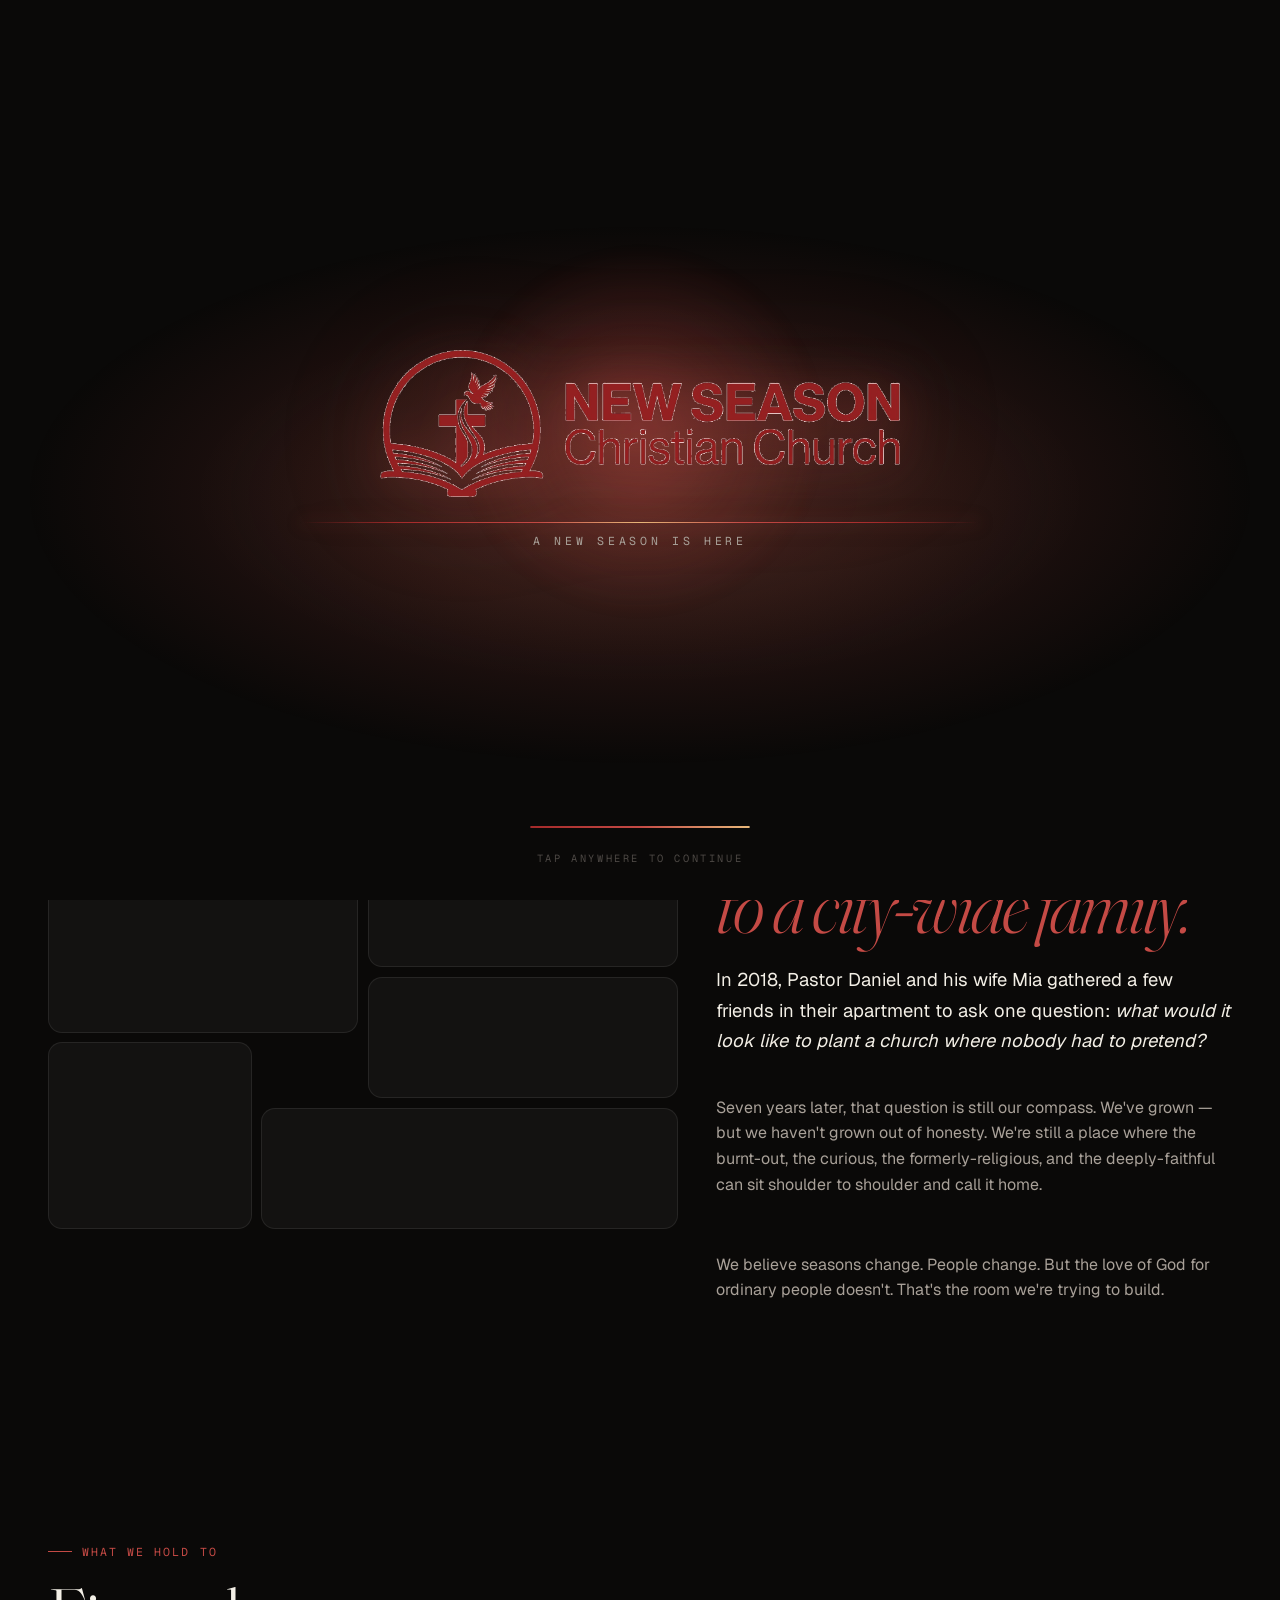
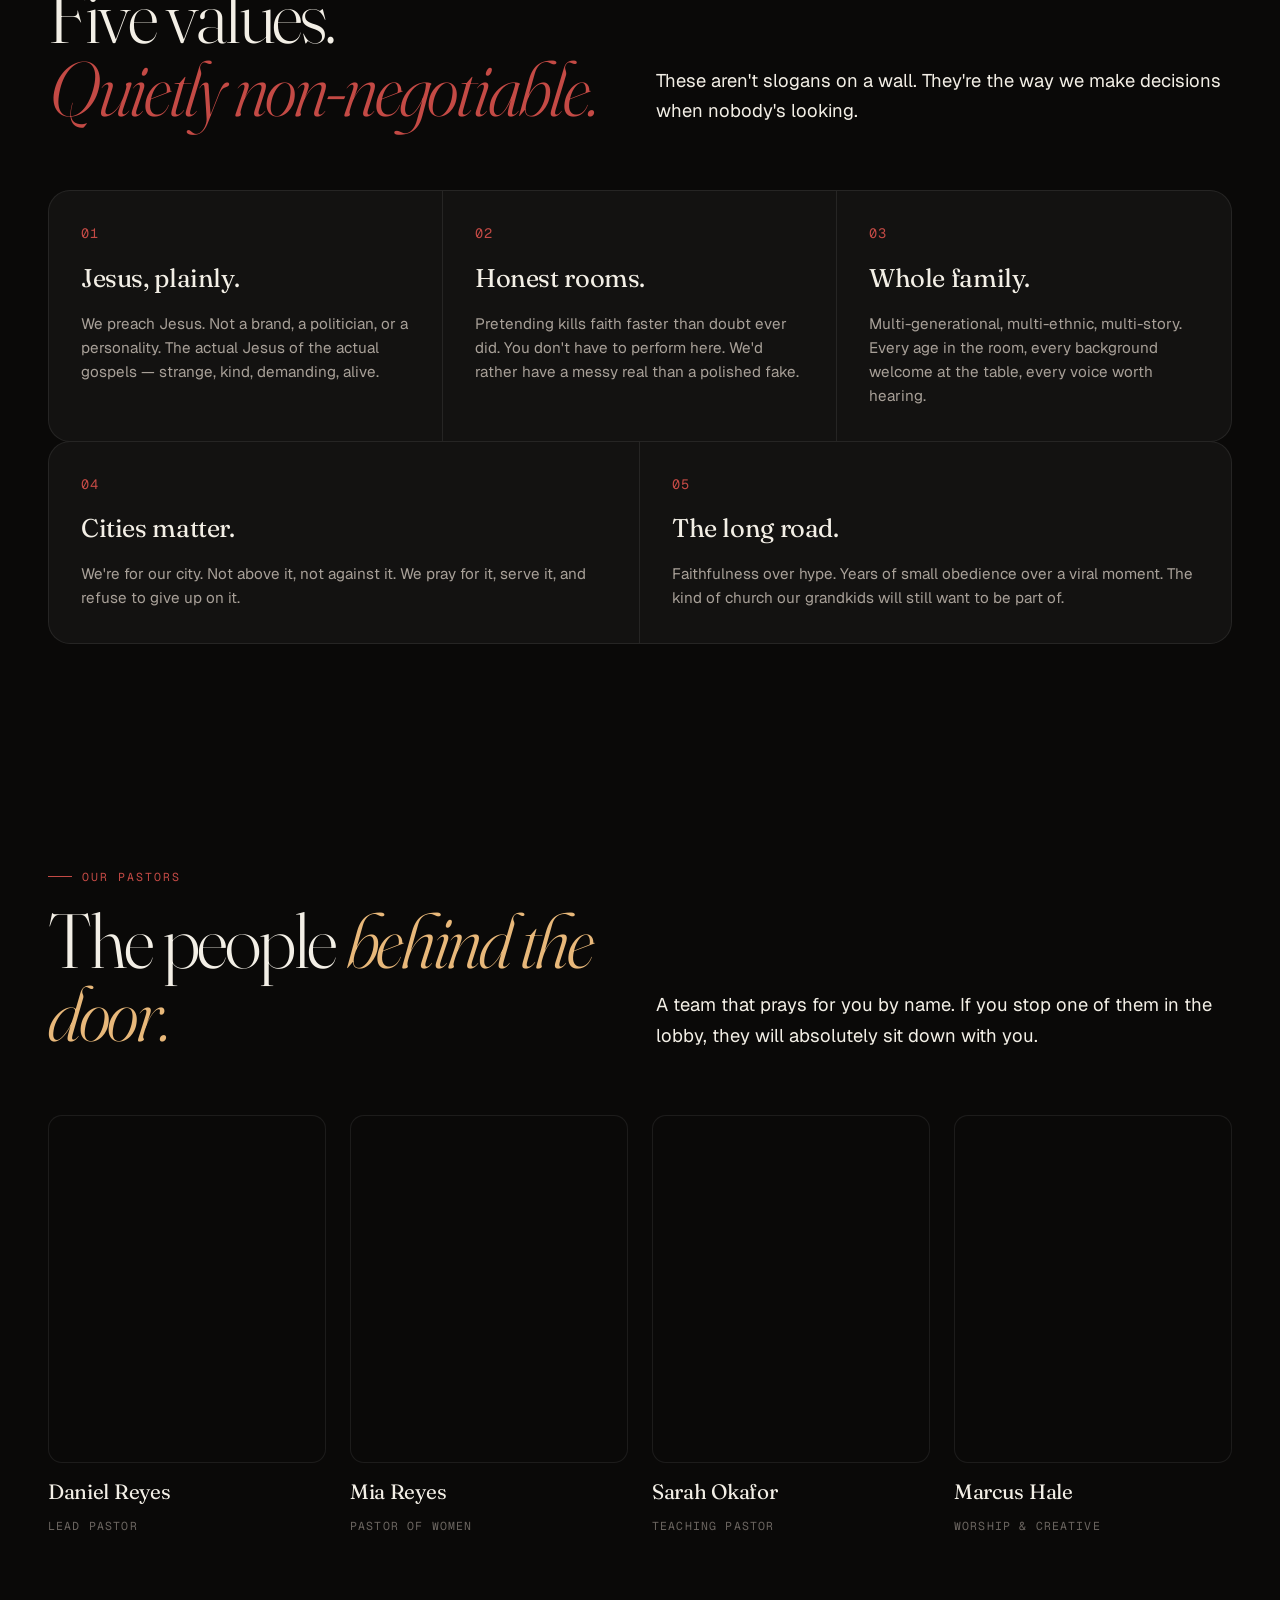
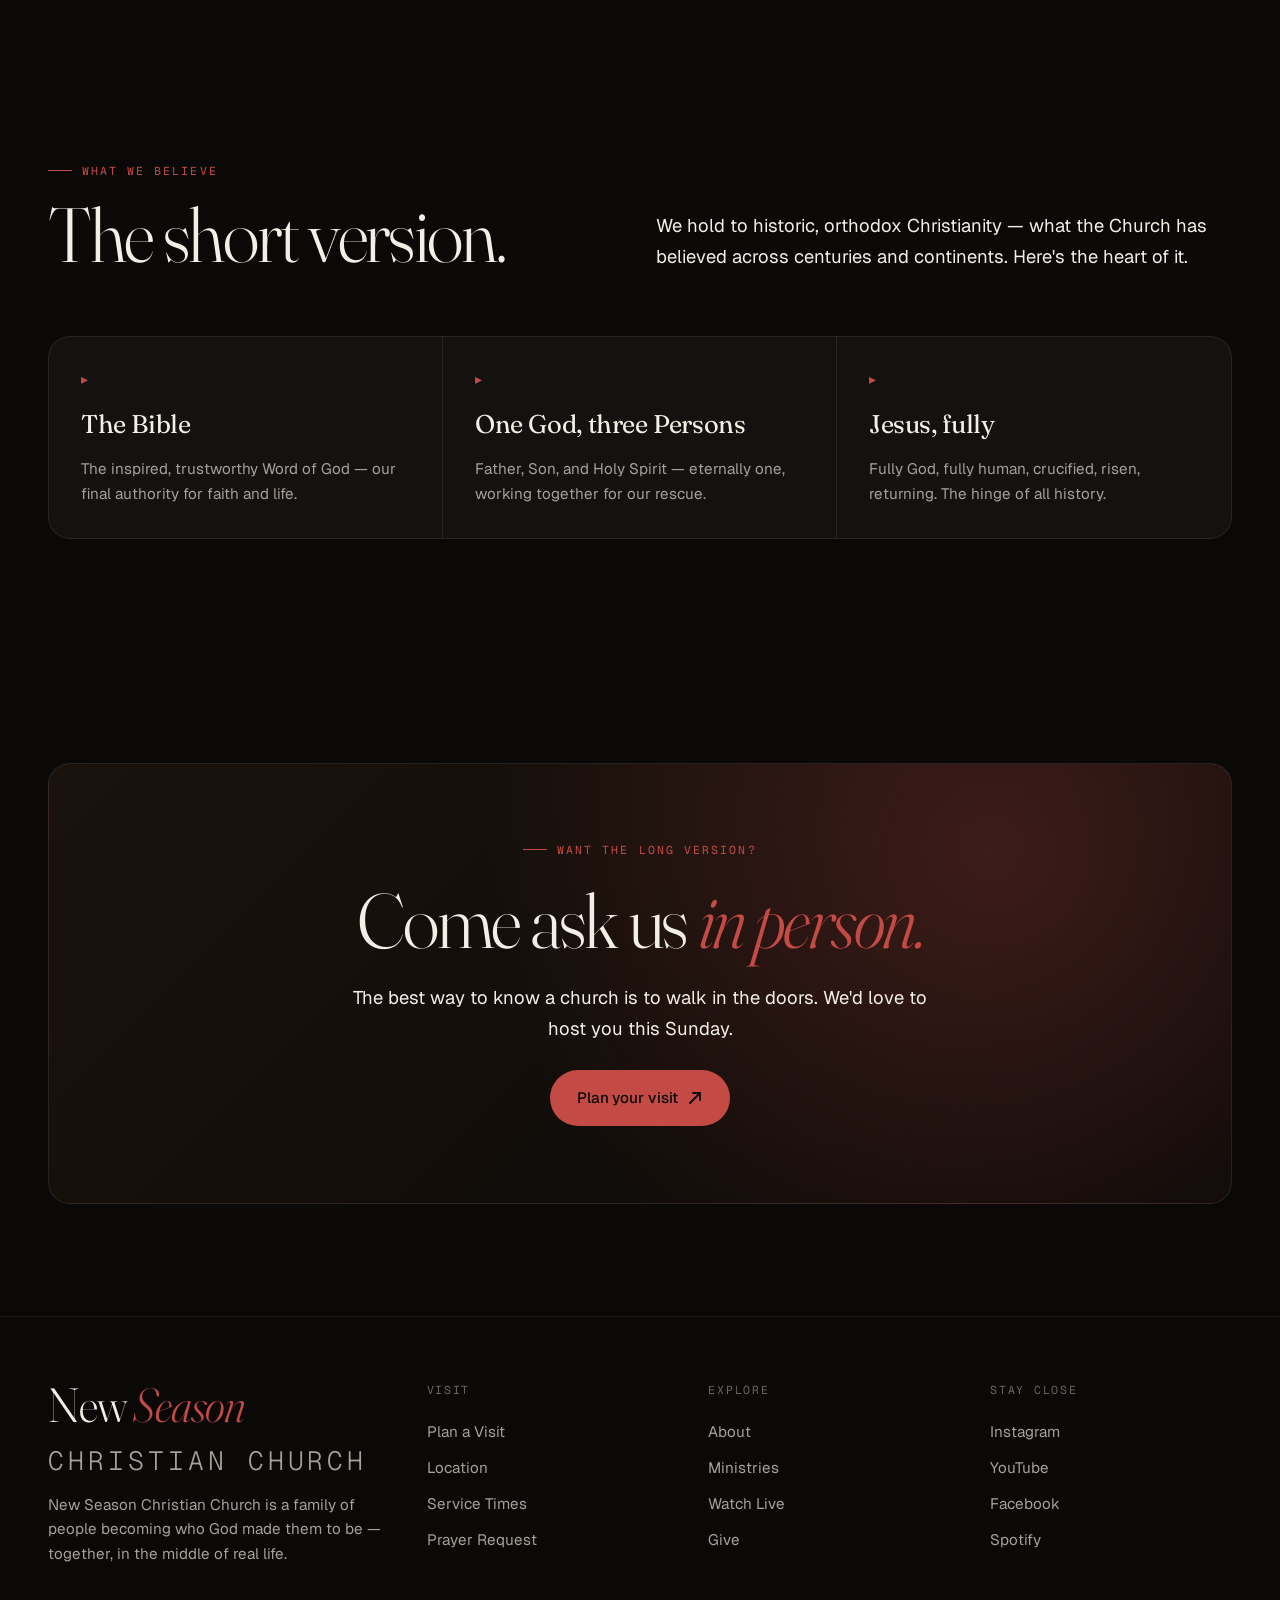
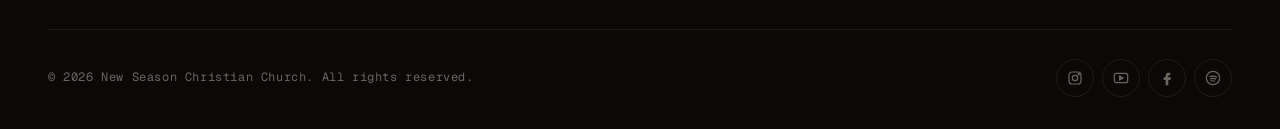
<file: about.html>
<!doctype html>
<html lang="en">
<head>
  <meta charset="utf-8" />
  <meta name="viewport" content="width=device-width, initial-scale=1, viewport-fit=cover" />
  <title>About — New Season Christian Church</title>
  <meta name="description" content="Our story, what we believe, and the people leading the way at New Season Christian Church." />
  <meta name="theme-color" content="#0a0908" />
  <link rel="preconnect" href="https://fonts.googleapis.com">
  <link rel="preconnect" href="https://fonts.gstatic.com" crossorigin>
  <link rel="stylesheet" href="css/styles.css">
  <link rel="icon" type="image/png" href="images/favicon.png">
  <link rel="icon" type="image/png" sizes="64x64" href="images/favicon-64.png">
  <script>
    // Pre-paint theme application — runs before body renders to avoid flash
    (function () {
      try {
        var saved = localStorage.getItem('nsc-theme');
        if (saved === 'light') {
          document.documentElement.setAttribute('data-theme', 'light');
        }
      } catch (e) {}
    })();
  </script>
</head>
<body class="loading">

  <!-- ============== INTRO LOADER ============== -->
  <div class="loader" role="status" aria-label="Loading New Season Christian Church">
    <div class="loader-grain" aria-hidden="true"></div>
    <div class="loader-glow" aria-hidden="true"></div>
    <div class="loader-halo" aria-hidden="true"></div>
    <div class="loader-horizon" aria-hidden="true"></div>
    <div class="loader-logo" aria-hidden="true">
      <img src="images/logo-full.png" alt="New Season Christian Church">
    </div>
    <div class="loader-tagline">A new season is here</div>
    <div class="loader-progress" aria-hidden="true"></div>
    <span class="loader-skip">Tap anywhere to continue</span>
  </div>


  <header class="site-header">
    <div class="container-wide">
      <nav class="nav" aria-label="Primary">
        <a class="brand" href="index.html" aria-label="New Season Christian Church — Home">
          <span class="brand-mark" aria-hidden="true">
            <img src="images/logo.png" alt="">
          </span>
          <span class="brand-text">
            <span class="brand-line-1">New Season</span>
            <span class="brand-line-2">Christian Church</span>
          </span>
        </a>
        <ul class="nav-links">
          <li><a href="index.html"><svg class="nav-icon ni-home" viewBox="0 0 16 16" fill="none" stroke="currentColor" stroke-width="1.5" stroke-linecap="round" stroke-linejoin="round" aria-hidden="true">
              <path class="roof" d="M2 7 L8 2.5 L14 7"/>
              <path class="walls" d="M3.5 6.5 V13.5 H12.5 V6.5"/>
              <path class="door" d="M6.5 13.5 V9.5 H9.5 V13.5"/>
            </svg><span>Home</span></a></li>
          <li><a href="about.html" class="active"><svg class="nav-icon ni-about" viewBox="0 0 16 16" fill="none" stroke="currentColor" stroke-width="1.5" stroke-linecap="round" stroke-linejoin="round" aria-hidden="true">
              <path class="spine" d="M8 4 V13"/>
              <path class="page-l" d="M8 4 C6 3 4 3 2.5 3.5 V12 C4 11.5 6 11.5 8 12.5"/>
              <path class="page-r" d="M8 4 C10 3 12 3 13.5 3.5 V12 C12 11.5 10 11.5 8 12.5"/>
            </svg><span>About</span></a></li>
          <li>
            <a href="ministries.html">
              <svg class="nav-icon ni-min" viewBox="0 0 16 16" fill="currentColor" aria-hidden="true">
              <circle class="dot-l" cx="3.5" cy="9" r="1.8"/>
              <circle class="dot-c" cx="8" cy="7" r="2.2"/>
              <circle class="dot-r" cx="12.5" cy="9" r="1.8"/>
            </svg>
              <span>Ministries</span>
              <svg class="nav-caret" viewBox="0 0 10 10" fill="none" stroke="currentColor" stroke-width="1.6" stroke-linecap="round" aria-hidden="true"><path d="M2 4 L5 7 L8 4"/></svg>
            </a>
            <ul class="nav-dropdown" aria-label="Ministries menu">
              <li><a href="ministries.html#kids"><span class="dd-num">01</span><span class="dd-label">Kids</span><span class="dd-meta">Ages 0–11</span></a></li>
              <li><a href="ministries.html#youth"><span class="dd-num">02</span><span class="dd-label">Youth</span><span class="dd-meta">Ages 12–18</span></a></li>
              <li><a href="ministries.html#young-adults"><span class="dd-num">03</span><span class="dd-label">Young Adults</span><span class="dd-meta">18–30</span></a></li>
              <li><a href="ministries.html#women"><span class="dd-num">04</span><span class="dd-label">Women</span><span class="dd-meta">All ages</span></a></li>
              <li><a href="ministries.html#men"><span class="dd-num">05</span><span class="dd-label">Men</span><span class="dd-meta">All ages</span></a></li>
              <li><a href="ministries.html#outreach"><span class="dd-num">06</span><span class="dd-label">Outreach</span><span class="dd-meta">City + World</span></a></li>
              <li class="dd-divider" aria-hidden="true"></li>
              <li><a class="dd-footer" href="ministries.html"><span class="dd-label">All ministries</span><span>→</span></a></li>
            </ul>
          </li>
          <li><a href="watch.html"><svg class="nav-icon ni-watch" viewBox="0 0 16 16" fill="none" stroke="currentColor" stroke-width="1.5" stroke-linecap="round" stroke-linejoin="round" aria-hidden="true">
              <circle class="ring" cx="8" cy="8" r="6"/>
              <path class="play" d="M6.5 5.5 L11 8 L6.5 10.5 Z" fill="currentColor"/>
            </svg><span>Watch Live</span></a></li>
          <li><a href="give.html"><svg class="nav-icon ni-give" viewBox="0 0 16 16" fill="none" stroke="currentColor" stroke-width="1.5" stroke-linecap="round" stroke-linejoin="round" aria-hidden="true"><path class="give-heart" d="M8 13.5 C 3 10 1.5 7.5 1.5 5.5 A 3 3 0 0 1 8 4.5 A 3 3 0 0 1 14.5 5.5 C 14.5 7.5 13 10 8 13.5 Z"/></svg><span>Give</span></a></li>
          <li><a href="connect.html"><svg class="nav-icon ni-connect" viewBox="0 0 16 16" fill="none" stroke="currentColor" stroke-width="1.5" stroke-linecap="round" stroke-linejoin="round" aria-hidden="true">
              <path class="arrow-tail" d="M3 13 L13 3"/>
              <path class="arrow-head" d="M6 3 H13 V10"/>
            </svg><span>Connect</span></a></li>
        </ul>
        <div class="nav-cta">
          <button class="theme-toggle" type="button" aria-label="Toggle theme" id="themeToggle">
            <svg class="icon-moon" viewBox="0 0 24 24" fill="none" stroke="currentColor" stroke-width="1.8" stroke-linecap="round" stroke-linejoin="round" aria-hidden="true">
              <path d="M21 12.79A9 9 0 1 1 11.21 3 7 7 0 0 0 21 12.79z"/>
            </svg>
            <svg class="icon-sun" viewBox="0 0 24 24" fill="none" stroke="currentColor" stroke-width="1.8" stroke-linecap="round" stroke-linejoin="round" aria-hidden="true">
              <circle cx="12" cy="12" r="4"/>
              <path d="M12 2v2M12 20v2M4.93 4.93l1.41 1.41M17.66 17.66l1.41 1.41M2 12h2M20 12h2M4.93 19.07l1.41-1.41M17.66 6.34l1.41-1.41"/>
            </svg>
          </button>
          <a href="connect.html" class="btn btn-primary">
            <span>Plan a Visit</span>
            <svg class="arrow" viewBox="0 0 16 16" fill="none" stroke="currentColor" stroke-width="1.8" stroke-linecap="round"><path d="M3 13 L13 3 M6 3 H13 V10"/></svg>
          </a>
          <button class="nav-toggle" aria-label="Open menu" aria-expanded="false" aria-controls="mobileMenu">
            <span></span>
          </button>
        </div>
      </nav>
    </div>
  </header>

  <div class="mobile-menu" id="mobileMenu" aria-hidden="true">
    <a href="index.html">Home</a>
    <a href="about.html">About</a>
    <a href="ministries.html">Ministries</a>
    <a href="watch.html">Watch Live</a>
    <a href="give.html">Give</a>
    <a href="connect.html">Connect</a>
    <div class="mm-section">
      <div class="mm-section-label">Our Ministries</div>
      <div class="mm-sub">
        <a href="ministries.html#kids"><span>Kids</span><span class="mm-meta">Ages 0–11</span></a>
        <a href="ministries.html#youth"><span>Youth</span><span class="mm-meta">12–18</span></a>
        <a href="ministries.html#young-adults"><span>Young Adults</span><span class="mm-meta">18–30</span></a>
        <a href="ministries.html#women"><span>Women</span><span class="mm-meta">All ages</span></a>
        <a href="ministries.html#men"><span>Men</span><span class="mm-meta">All ages</span></a>
        <a href="ministries.html#outreach"><span>Outreach</span><span class="mm-meta">City + World</span></a>
      </div>
    </div>
  </div>

  <main>

    <!-- PAGE HERO -->
    <section class="page-hero">
      <div class="hero-grain"></div>
      <div class="container">
        <span class="eyebrow">About New Season</span>
        <h1 class="display-xl" style="margin-top:1.4rem;">A church <em class="italic ember">built for the in-between.</em></h1>
        <p class="lead" style="margin-top: 1.8rem;">We started in a living room with thirteen people, one folding table, and a stubborn belief that the local church is still God's plan A. We're still believing it.</p>
      </div>
    </section>

    <!-- STORY -->
    <section class="section">
      <div class="container">
        <div class="welcome">
          <div class="photo-grid reveal">
            <div class="photo-slot s1" style="background-image: url('https://images.unsplash.com/photo-1519834022362-8b9c8a3a4f49?w=900&h=900&q=85&auto=format&fit=crop'); background-size: cover; background-position: center;"></div>
            <div class="photo-slot s2" style="background-image: url('https://images.unsplash.com/photo-1574087631498-69822f3c19d2?w=900&h=600&q=85&auto=format&fit=crop'); background-size: cover; background-position: center;"></div>
            <div class="photo-slot s3" style="background-image: url('https://images.unsplash.com/photo-1542273917363-3b1817f69a2d?w=900&h=600&q=85&auto=format&fit=crop'); background-size: cover; background-position: center;"></div>
            <div class="photo-slot s4" style="background-image: url('https://images.unsplash.com/photo-1466428996289-fb355538da1b?w=600&h=900&q=85&auto=format&fit=crop'); background-size: cover; background-position: center;"></div>
            <div class="photo-slot s5" style="background-image: url('https://images.unsplash.com/photo-1492321936769-b49830bc1d1e?w=1200&h=600&q=85&auto=format&fit=crop'); background-size: cover; background-position: center;"></div>
          </div>
          <div class="welcome-text reveal">
            <span class="eyebrow">Our Story</span>
            <h2 class="display-lg">From a living room <em class="italic ember">to a city-wide family.</em></h2>
            <p class="lead">In 2018, Pastor Daniel and his wife Mia gathered a few friends in their apartment to ask one question: <em>what would it look like to plant a church where nobody had to pretend?</em></p>
            <p>Seven years later, that question is still our compass. We've grown — but we haven't grown out of honesty. We're still a place where the burnt-out, the curious, the formerly-religious, and the deeply-faithful can sit shoulder to shoulder and call it home.</p>
            <p>We believe seasons change. People change. But the love of God for ordinary people doesn't. That's the room we're trying to build.</p>
          </div>
        </div>
      </div>
    </section>

    <!-- VALUES -->
    <section class="section">
      <div class="container">
        <div class="section-head reveal">
          <div class="head-left">
            <span class="eyebrow">What we hold to</span>
            <h2 class="display-lg">Five values.<br><em class="italic ember">Quietly non-negotiable.</em></h2>
          </div>
          <p class="lead">These aren't slogans on a wall. They're the way we make decisions when nobody's looking.</p>
        </div>

        <div class="values-grid reveal">
          <div class="value">
            <span class="value-num">01</span>
            <h3>Jesus, plainly.</h3>
            <p>We preach Jesus. Not a brand, a politician, or a personality. The actual Jesus of the actual gospels — strange, kind, demanding, alive.</p>
          </div>
          <div class="value">
            <span class="value-num">02</span>
            <h3>Honest rooms.</h3>
            <p>Pretending kills faith faster than doubt ever did. You don't have to perform here. We'd rather have a messy real than a polished fake.</p>
          </div>
          <div class="value">
            <span class="value-num">03</span>
            <h3>Whole family.</h3>
            <p>Multi-generational, multi-ethnic, multi-story. Every age in the room, every background welcome at the table, every voice worth hearing.</p>
          </div>
        </div>

        <div class="values-grid reveal" style="margin-top: -1px; grid-template-columns: 1fr 1fr;">
          <div class="value">
            <span class="value-num">04</span>
            <h3>Cities matter.</h3>
            <p>We're for our city. Not above it, not against it. We pray for it, serve it, and refuse to give up on it.</p>
          </div>
          <div class="value">
            <span class="value-num">05</span>
            <h3>The long road.</h3>
            <p>Faithfulness over hype. Years of small obedience over a viral moment. The kind of church our grandkids will still want to be part of.</p>
          </div>
        </div>
      </div>
    </section>

    <!-- TEAM -->
    <section class="section">
      <div class="container">
        <div class="section-head reveal">
          <div class="head-left">
            <span class="eyebrow">Our pastors</span>
            <h2 class="display-lg">The people <em class="italic gold">behind the door.</em></h2>
          </div>
          <p class="lead">A team that prays for you by name. If you stop one of them in the lobby, they will absolutely sit down with you.</p>
        </div>

        <div class="team-row reveal">
          <div class="team-member">
            <div class="team-photo" style="background-image: url('https://images.unsplash.com/photo-1507003211169-0a1dd7228f2d?w=600&h=600&q=85&auto=format&fit=crop'); background-size: cover; background-position: center;"></div>
            <div class="team-info">
              <h4>Daniel Reyes</h4>
              <span class="role">Lead Pastor</span>
            </div>
          </div>
          <div class="team-member">
            <div class="team-photo" style="background-image: url('https://images.unsplash.com/photo-1573496359142-b8d87734a5a2?w=600&h=600&q=85&auto=format&fit=crop'); background-size: cover; background-position: center;"></div>
            <div class="team-info">
              <h4>Mia Reyes</h4>
              <span class="role">Pastor of Women</span>
            </div>
          </div>
          <div class="team-member">
            <div class="team-photo" style="background-image: url('https://images.unsplash.com/photo-1531123897727-8f129e1688ce?w=600&h=600&q=85&auto=format&fit=crop'); background-size: cover; background-position: center;"></div>
            <div class="team-info">
              <h4>Sarah Okafor</h4>
              <span class="role">Teaching Pastor</span>
            </div>
          </div>
          <div class="team-member">
            <div class="team-photo" style="background-image: url('https://images.unsplash.com/photo-1500648767791-00dcc994a43e?w=600&h=600&q=85&auto=format&fit=crop'); background-size: cover; background-position: center;"></div>
            <div class="team-info">
              <h4>Marcus Hale</h4>
              <span class="role">Worship &amp; Creative</span>
            </div>
          </div>
        </div>
      </div>
    </section>

    <!-- BELIEFS / FAQ short -->
    <section class="section">
      <div class="container">
        <div class="section-head reveal">
          <div class="head-left">
            <span class="eyebrow">What we believe</span>
            <h2 class="display-lg">The short version.</h2>
          </div>
          <p class="lead">We hold to historic, orthodox Christianity — what the Church has believed across centuries and continents. Here's the heart of it.</p>
        </div>

        <div class="values-grid reveal">
          <div class="value">
            <span class="value-num">▸</span>
            <h3>The Bible</h3>
            <p>The inspired, trustworthy Word of God — our final authority for faith and life.</p>
          </div>
          <div class="value">
            <span class="value-num">▸</span>
            <h3>One God, three Persons</h3>
            <p>Father, Son, and Holy Spirit — eternally one, working together for our rescue.</p>
          </div>
          <div class="value">
            <span class="value-num">▸</span>
            <h3>Jesus, fully</h3>
            <p>Fully God, fully human, crucified, risen, returning. The hinge of all history.</p>
          </div>
        </div>
      </div>
    </section>

    <!-- CTA -->
    <section class="section">
      <div class="container">
        <div class="connect-cta reveal">
          <span class="eyebrow">Want the long version?</span>
          <h2 class="display-lg">Come ask us <em class="italic ember">in person.</em></h2>
          <p class="lead">The best way to know a church is to walk in the doors. We'd love to host you this Sunday.</p>
          <div class="connect-cta-actions">
            <a href="connect.html" class="btn btn-primary">
              <span>Plan your visit</span>
              <svg class="arrow" viewBox="0 0 16 16" fill="none" stroke="currentColor" stroke-width="1.8" stroke-linecap="round"><path d="M3 13 L13 3 M6 3 H13 V10"/></svg>
            </a>
          </div>
        </div>
      </div>
    </section>

  </main>

  <footer class="site-footer">
    <div class="container-wide">
      <div class="footer-grid">
        <div>
          <div class="footer-brand">New <em>Season</em><br><span style="font-size: 0.55em; letter-spacing: 0.15em; text-transform: uppercase; color: var(--text-dim); font-family: var(--font-mono); display: inline-block; margin-top: 0.3rem;">Christian Church</span></div>
          <p class="footer-blurb">New Season Christian Church is a family of people becoming who God made them to be — together, in the middle of real life.</p>
        </div>
        <div class="footer-col">
          <h4>Visit</h4>
          <ul>
            <li><a href="connect.html">Plan a Visit</a></li>
            <li><a href="connect.html#location">Location</a></li>
            <li><a href="connect.html">Service Times</a></li>
            <li><a href="connect.html#prayer">Prayer Request</a></li>
          </ul>
        </div>
        <div class="footer-col">
          <h4>Explore</h4>
          <ul>
            <li><a href="about.html">About</a></li>
            <li><a href="ministries.html">Ministries</a></li>
            <li><a href="watch.html">Watch Live</a></li>
            <li><a href="give.html">Give</a></li>
          </ul>
        </div>
        <div class="footer-col">
          <h4>Stay close</h4>
          <ul>
            <li><a href="#">Instagram</a></li>
            <li><a href="https://www.youtube.com/@newseasonchristianchurch" target="_blank" rel="noopener">YouTube</a></li>
            <li><a href="#">Facebook</a></li>
            <li><a href="#">Spotify</a></li>
          </ul>
        </div>
      </div>
      <div class="footer-bottom">
        <span>© 2026 New Season Christian Church. All rights reserved.</span>
        <div class="footer-socials">
          <a href="#" aria-label="Instagram"><svg width="16" height="16" viewBox="0 0 24 24" fill="none" stroke="currentColor" stroke-width="1.8"><rect x="3" y="3" width="18" height="18" rx="5"/><circle cx="12" cy="12" r="4"/><circle cx="17.5" cy="6.5" r="1" fill="currentColor"/></svg></a>
          <a href="https://www.youtube.com/@newseasonchristianchurch" target="_blank" rel="noopener" aria-label="YouTube"><svg width="16" height="16" viewBox="0 0 24 24" fill="none" stroke="currentColor" stroke-width="1.8"><rect x="2" y="5" width="20" height="14" rx="3"/><path d="M10 9 L15 12 L10 15 Z" fill="currentColor"/></svg></a>
          <a href="#" aria-label="Facebook"><svg width="16" height="16" viewBox="0 0 24 24" fill="none" stroke="currentColor" stroke-width="1.8"><path d="M14 8h3V4h-3a4 4 0 0 0-4 4v3H7v4h3v8h4v-8h3l1-4h-4V8a1 1 0 0 1 1-1Z" fill="currentColor" stroke="none"/></svg></a>
          <a href="#" aria-label="Spotify"><svg width="16" height="16" viewBox="0 0 24 24" fill="none" stroke="currentColor" stroke-width="1.8"><circle cx="12" cy="12" r="10"/><path d="M7 10c3-1 8-1 11 1 M7.5 13.5c2.5-1 6.5-1 9 0.5 M8 16.5c2-0.5 5-0.5 7 0.5"/></svg></a>
        </div>
      </div>
    </div>
  </footer>

  <script src="js/main.js"></script>
</body>
</html>
</file>
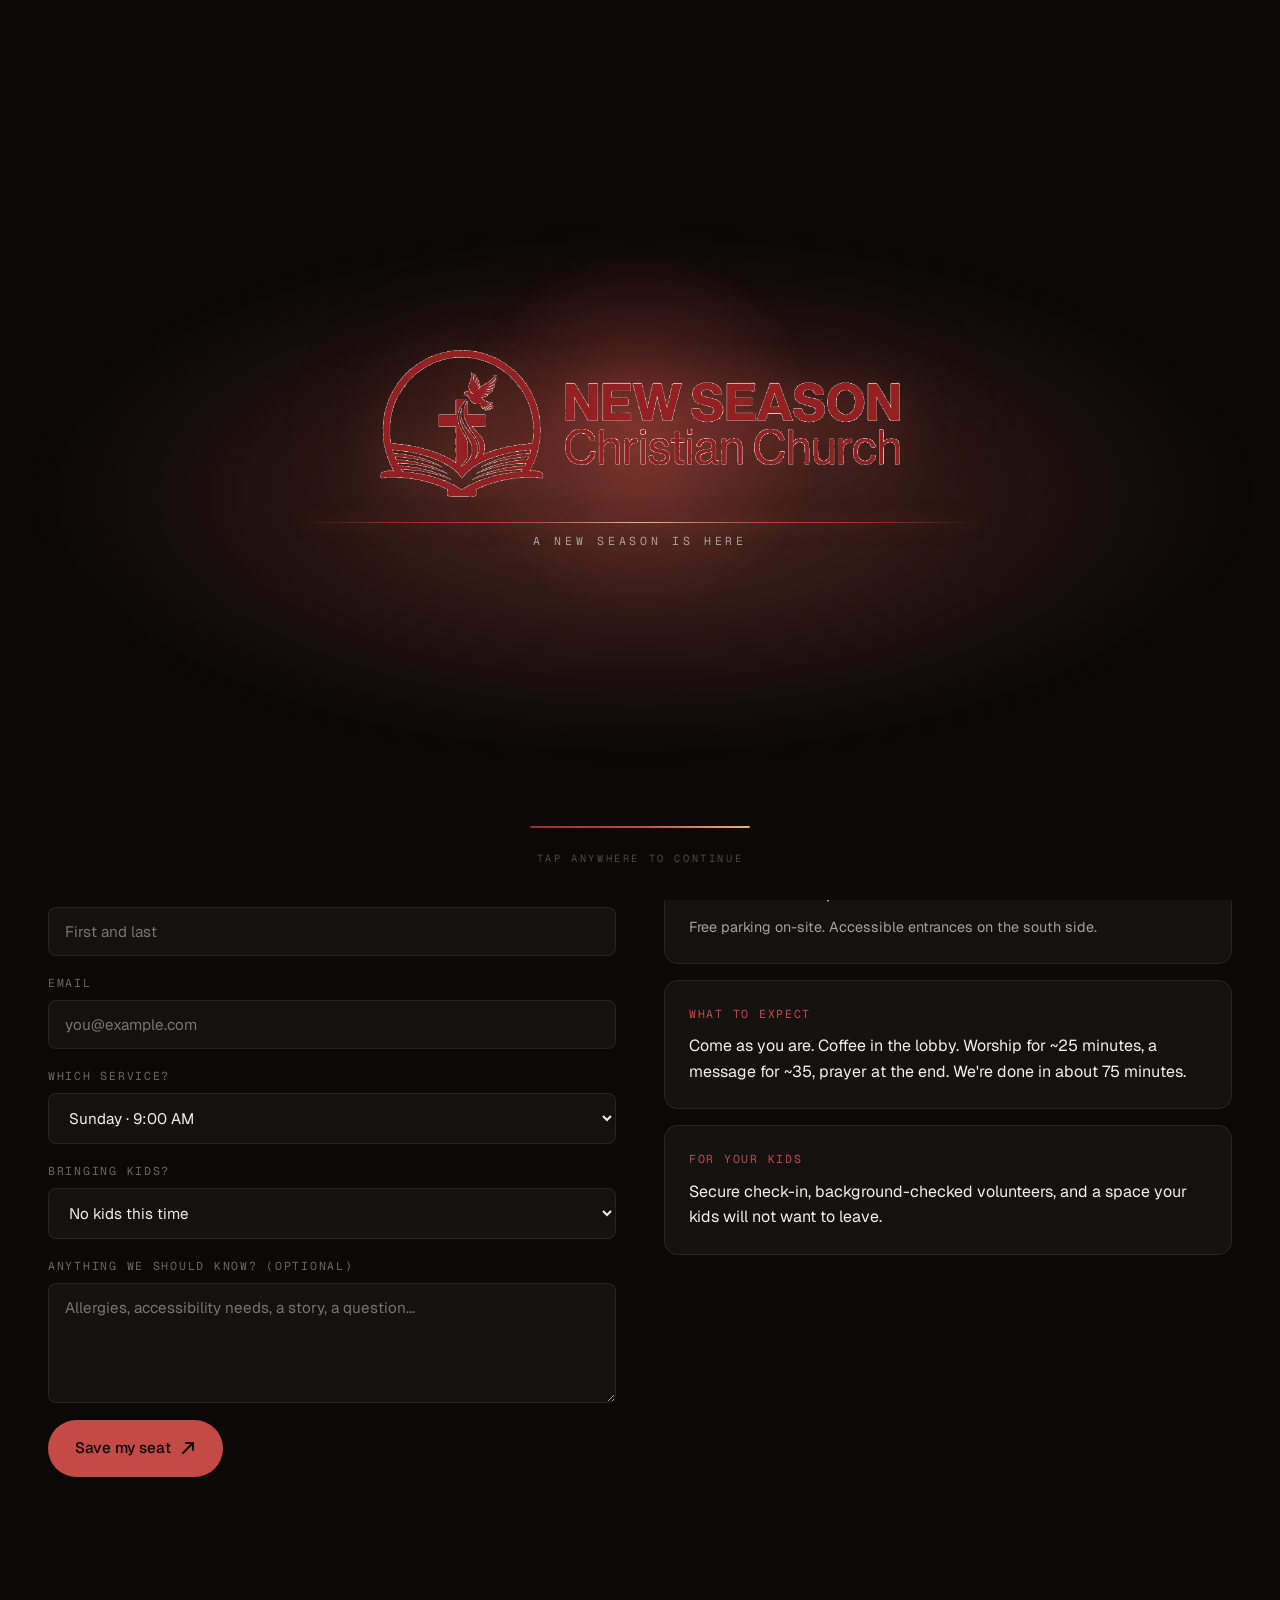
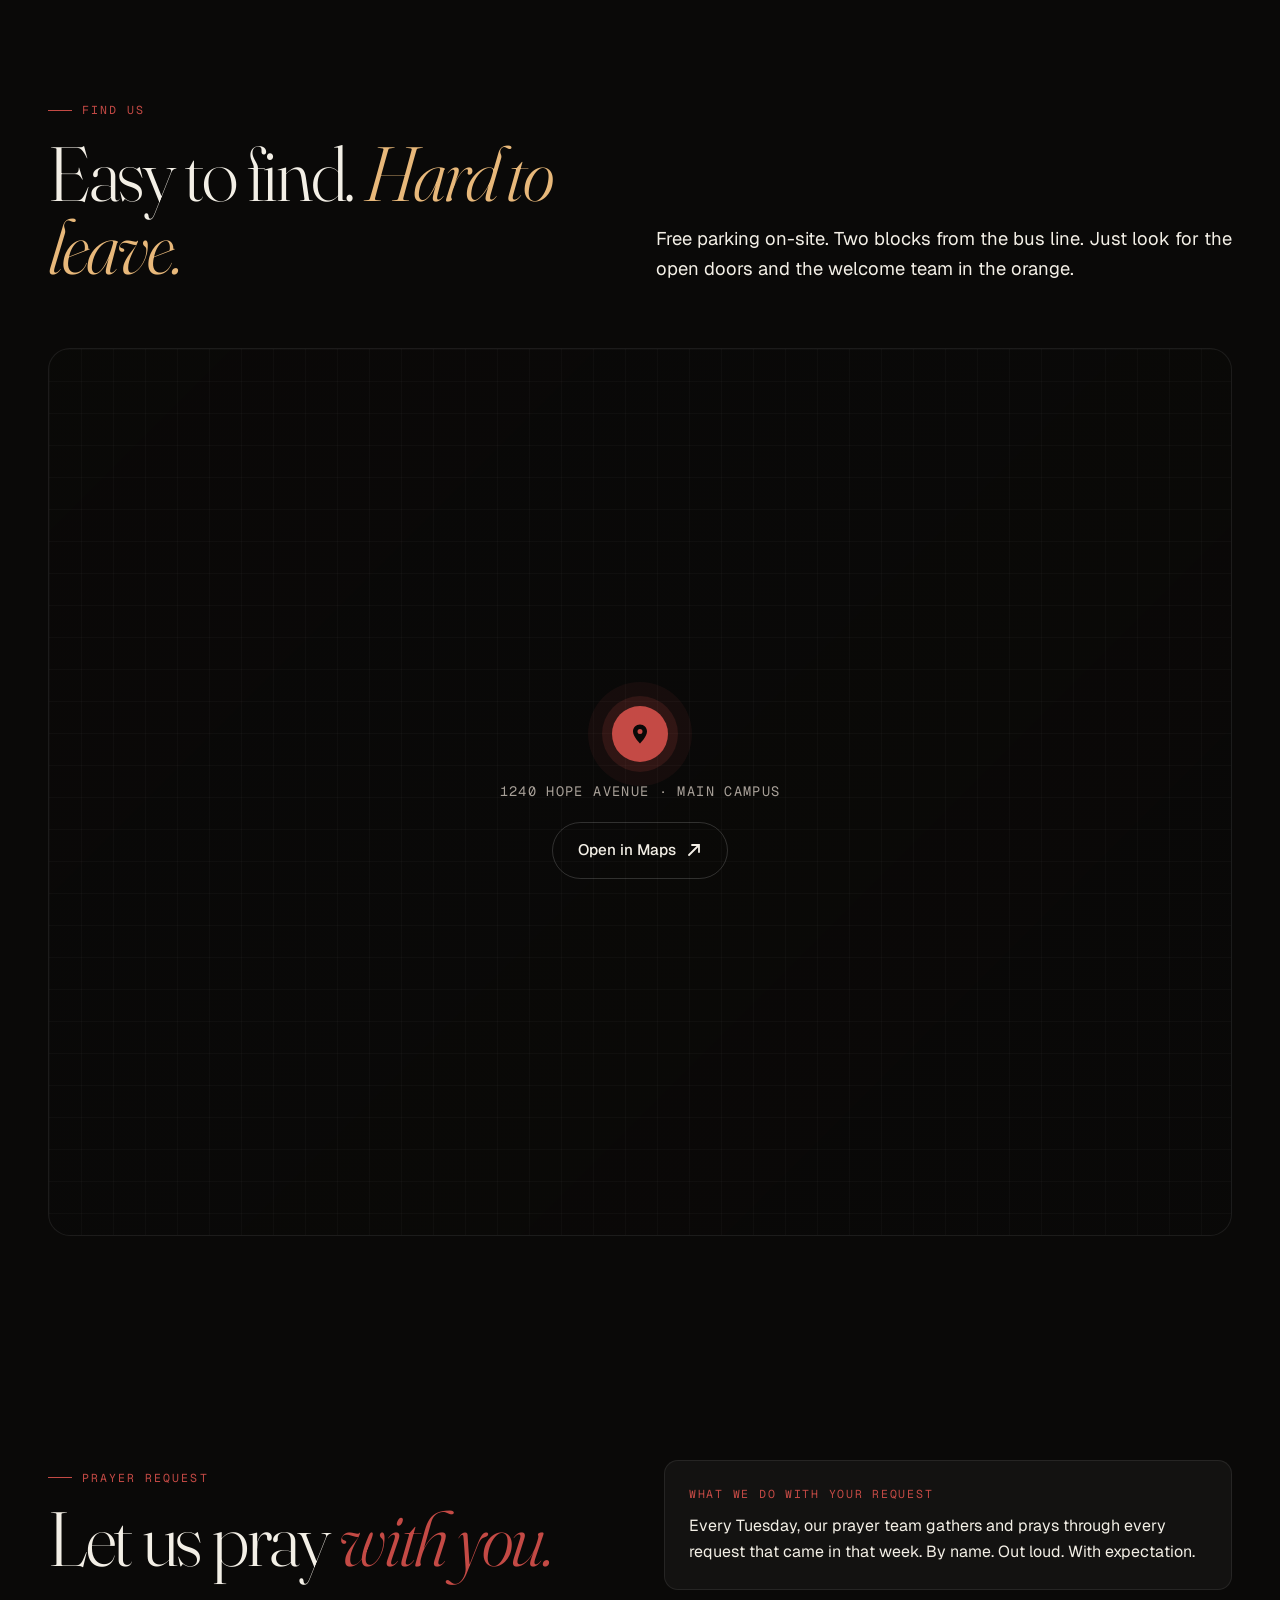
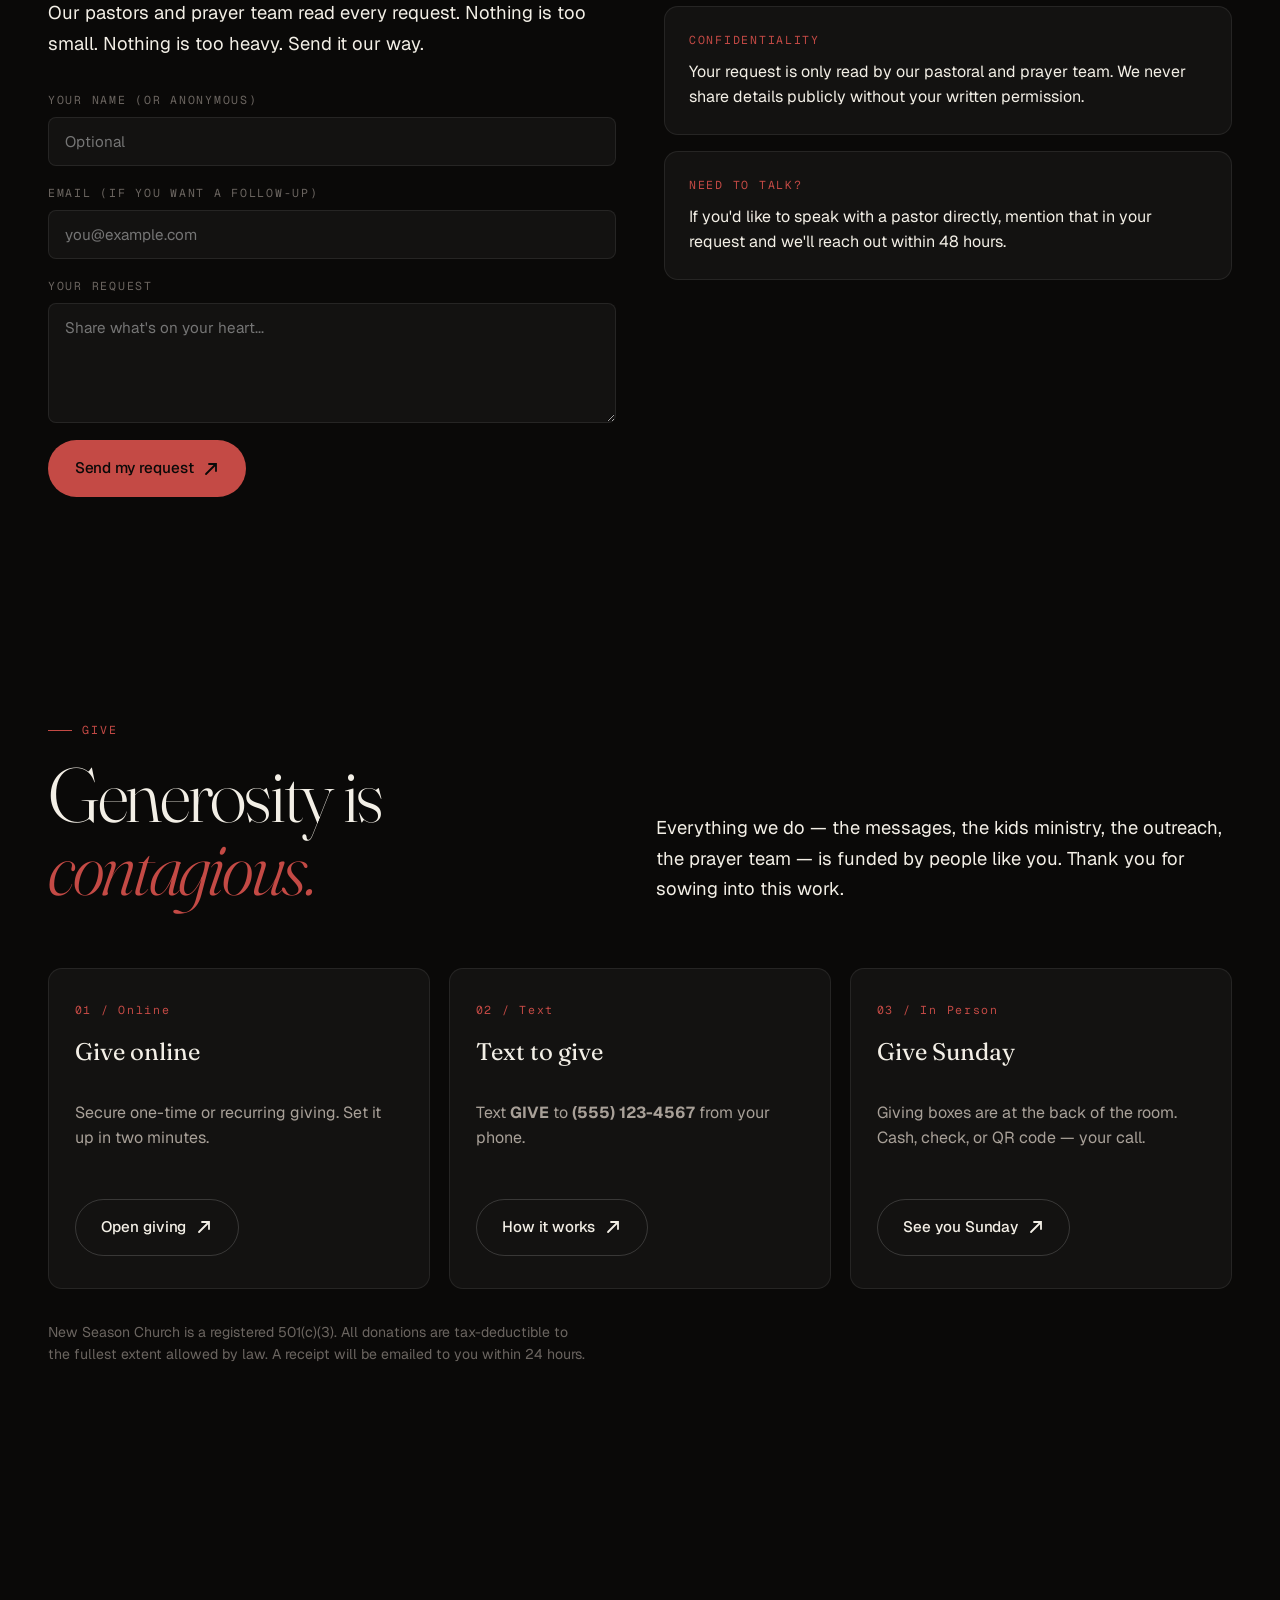
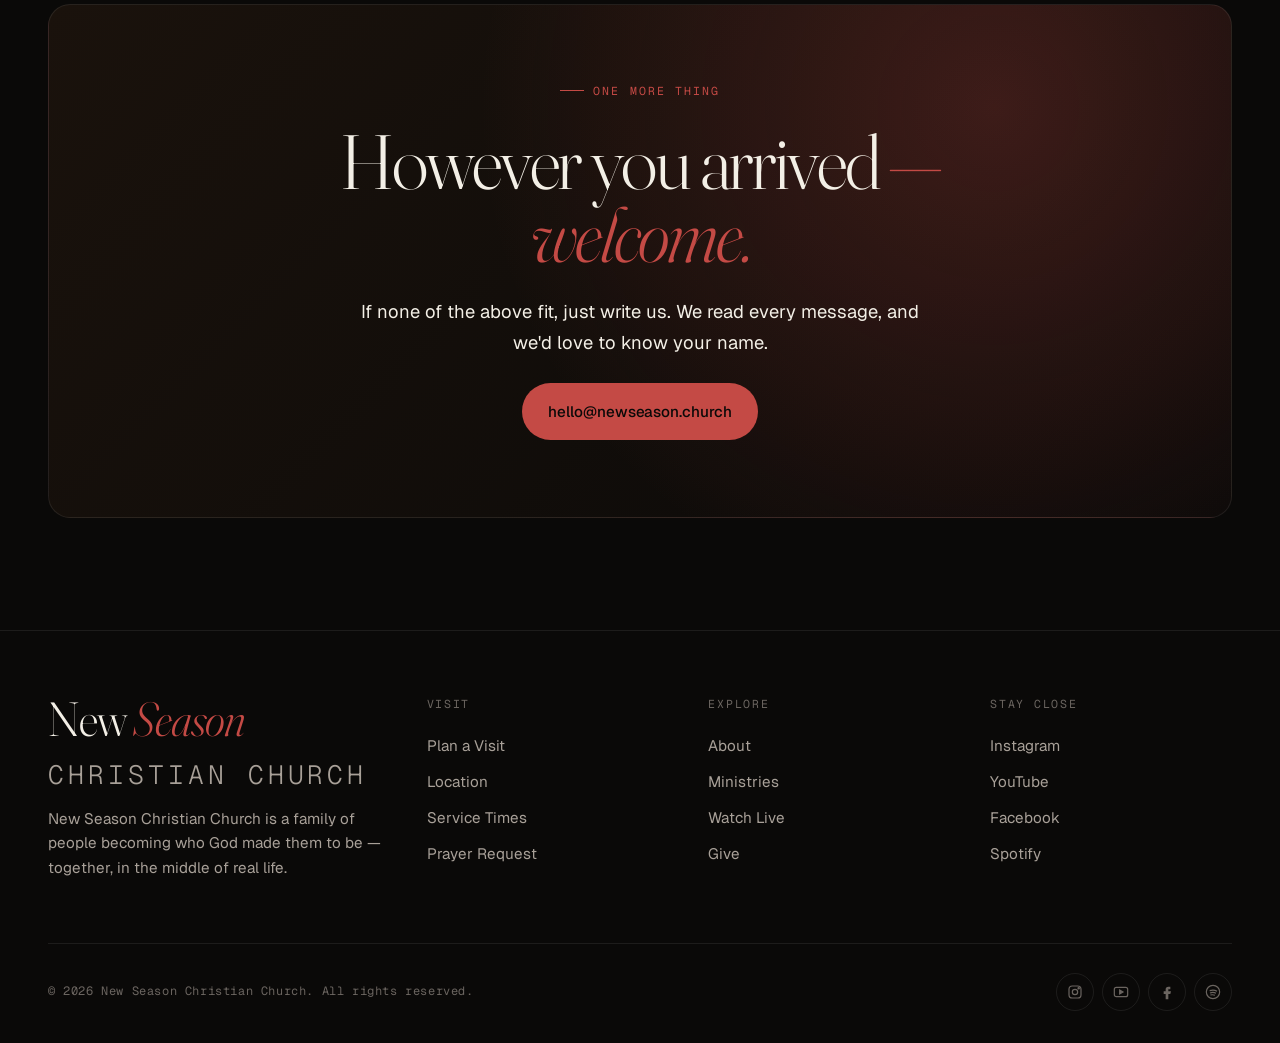
<file: connect.html>
<!doctype html>
<html lang="en">
<head>
  <meta charset="utf-8" />
  <meta name="viewport" content="width=device-width, initial-scale=1, viewport-fit=cover" />
  <title>Connect — New Season Christian Church</title>
  <meta name="description" content="Plan your visit, request prayer, find our location, or give. We're glad you're here." />
  <meta name="theme-color" content="#0a0908" />
  <link rel="preconnect" href="https://fonts.googleapis.com">
  <link rel="preconnect" href="https://fonts.gstatic.com" crossorigin>
  <link rel="stylesheet" href="css/styles.css">
  <link rel="icon" type="image/png" href="images/favicon.png">
  <link rel="icon" type="image/png" sizes="64x64" href="images/favicon-64.png">
  <style>
    .map-card {
      aspect-ratio: 4/3;
      border-radius: var(--radius-lg);
      background:
        radial-gradient(circle at 50% 50%, rgba(196, 74, 69, 0.2), transparent 40%),
        linear-gradient(135deg, var(--bg-elev), var(--bg-elev-2));
      border: 1px solid var(--line);
      position: relative;
      overflow: hidden;
      display: flex;
      align-items: center;
      justify-content: center;
    }
    .map-card::before {
      content: '';
      position: absolute;
      inset: 0;
      background-image:
        linear-gradient(rgba(255,255,255,0.025) 1px, transparent 1px),
        linear-gradient(90deg, rgba(255,255,255,0.025) 1px, transparent 1px);
      background-size: 32px 32px;
    }
    .map-pin {
      width: 56px; height: 56px;
      border-radius: 50%;
      background: var(--ember);
      color: var(--bg);
      display: inline-flex;
      align-items: center;
      justify-content: center;
      position: relative;
      box-shadow: 0 0 0 10px rgba(196,74,69,0.15), 0 0 0 24px rgba(196,74,69,0.07);
      animation: pulse 2.4s var(--ease-out) infinite;
    }
    .give-grid {
      display: grid;
      grid-template-columns: repeat(3, 1fr);
      gap: 1.2rem;
    }
    @media (max-width: 800px) { .give-grid { grid-template-columns: 1fr; } }
    .give-card {
      padding: 2rem 1.6rem;
      border: 1px solid var(--line);
      border-radius: var(--radius);
      background: var(--bg-elev);
      display: flex;
      flex-direction: column;
      gap: 0.8rem;
      transition: border-color 0.3s, background 0.3s;
    }
    .give-card:hover { border-color: var(--ember); background: var(--bg-elev-2); }
    .give-card h3 {
      font-family: var(--font-display);
      font-weight: 400;
      font-size: 1.5rem;
      margin: 0;
    }
    .give-num {
      font-family: var(--font-mono);
      font-size: 0.72rem;
      letter-spacing: 0.15em;
      color: var(--ember);
    }
  </style>
  <script>
    // Pre-paint theme application — runs before body renders to avoid flash
    (function () {
      try {
        var saved = localStorage.getItem('nsc-theme');
        if (saved === 'light') {
          document.documentElement.setAttribute('data-theme', 'light');
        }
      } catch (e) {}
    })();
  </script>
</head>
<body class="loading">

  <!-- ============== INTRO LOADER ============== -->
  <div class="loader" role="status" aria-label="Loading New Season Christian Church">
    <div class="loader-grain" aria-hidden="true"></div>
    <div class="loader-glow" aria-hidden="true"></div>
    <div class="loader-halo" aria-hidden="true"></div>
    <div class="loader-horizon" aria-hidden="true"></div>
    <div class="loader-logo" aria-hidden="true">
      <img src="images/logo-full.png" alt="New Season Christian Church">
    </div>
    <div class="loader-tagline">A new season is here</div>
    <div class="loader-progress" aria-hidden="true"></div>
    <span class="loader-skip">Tap anywhere to continue</span>
  </div>


  <header class="site-header">
    <div class="container-wide">
      <nav class="nav" aria-label="Primary">
        <a class="brand" href="index.html" aria-label="New Season Christian Church — Home">
          <span class="brand-mark" aria-hidden="true">
            <img src="images/logo.png" alt="">
          </span>
          <span class="brand-text">
            <span class="brand-line-1">New Season</span>
            <span class="brand-line-2">Christian Church</span>
          </span>
        </a>
        <ul class="nav-links">
          <li><a href="index.html"><svg class="nav-icon ni-home" viewBox="0 0 16 16" fill="none" stroke="currentColor" stroke-width="1.5" stroke-linecap="round" stroke-linejoin="round" aria-hidden="true">
              <path class="roof" d="M2 7 L8 2.5 L14 7"/>
              <path class="walls" d="M3.5 6.5 V13.5 H12.5 V6.5"/>
              <path class="door" d="M6.5 13.5 V9.5 H9.5 V13.5"/>
            </svg><span>Home</span></a></li>
          <li><a href="about.html"><svg class="nav-icon ni-about" viewBox="0 0 16 16" fill="none" stroke="currentColor" stroke-width="1.5" stroke-linecap="round" stroke-linejoin="round" aria-hidden="true">
              <path class="spine" d="M8 4 V13"/>
              <path class="page-l" d="M8 4 C6 3 4 3 2.5 3.5 V12 C4 11.5 6 11.5 8 12.5"/>
              <path class="page-r" d="M8 4 C10 3 12 3 13.5 3.5 V12 C12 11.5 10 11.5 8 12.5"/>
            </svg><span>About</span></a></li>
          <li>
            <a href="ministries.html">
              <svg class="nav-icon ni-min" viewBox="0 0 16 16" fill="currentColor" aria-hidden="true">
              <circle class="dot-l" cx="3.5" cy="9" r="1.8"/>
              <circle class="dot-c" cx="8" cy="7" r="2.2"/>
              <circle class="dot-r" cx="12.5" cy="9" r="1.8"/>
            </svg>
              <span>Ministries</span>
              <svg class="nav-caret" viewBox="0 0 10 10" fill="none" stroke="currentColor" stroke-width="1.6" stroke-linecap="round" aria-hidden="true"><path d="M2 4 L5 7 L8 4"/></svg>
            </a>
            <ul class="nav-dropdown" aria-label="Ministries menu">
              <li><a href="ministries.html#kids"><span class="dd-num">01</span><span class="dd-label">Kids</span><span class="dd-meta">Ages 0–11</span></a></li>
              <li><a href="ministries.html#youth"><span class="dd-num">02</span><span class="dd-label">Youth</span><span class="dd-meta">Ages 12–18</span></a></li>
              <li><a href="ministries.html#young-adults"><span class="dd-num">03</span><span class="dd-label">Young Adults</span><span class="dd-meta">18–30</span></a></li>
              <li><a href="ministries.html#women"><span class="dd-num">04</span><span class="dd-label">Women</span><span class="dd-meta">All ages</span></a></li>
              <li><a href="ministries.html#men"><span class="dd-num">05</span><span class="dd-label">Men</span><span class="dd-meta">All ages</span></a></li>
              <li><a href="ministries.html#outreach"><span class="dd-num">06</span><span class="dd-label">Outreach</span><span class="dd-meta">City + World</span></a></li>
              <li class="dd-divider" aria-hidden="true"></li>
              <li><a class="dd-footer" href="ministries.html"><span class="dd-label">All ministries</span><span>→</span></a></li>
            </ul>
          </li>
          <li><a href="watch.html"><svg class="nav-icon ni-watch" viewBox="0 0 16 16" fill="none" stroke="currentColor" stroke-width="1.5" stroke-linecap="round" stroke-linejoin="round" aria-hidden="true">
              <circle class="ring" cx="8" cy="8" r="6"/>
              <path class="play" d="M6.5 5.5 L11 8 L6.5 10.5 Z" fill="currentColor"/>
            </svg><span>Watch Live</span></a></li>
          <li><a href="give.html"><svg class="nav-icon ni-give" viewBox="0 0 16 16" fill="none" stroke="currentColor" stroke-width="1.5" stroke-linecap="round" stroke-linejoin="round" aria-hidden="true"><path class="give-heart" d="M8 13.5 C 3 10 1.5 7.5 1.5 5.5 A 3 3 0 0 1 8 4.5 A 3 3 0 0 1 14.5 5.5 C 14.5 7.5 13 10 8 13.5 Z"/></svg><span>Give</span></a></li>
          <li><a href="connect.html" class="active"><svg class="nav-icon ni-connect" viewBox="0 0 16 16" fill="none" stroke="currentColor" stroke-width="1.5" stroke-linecap="round" stroke-linejoin="round" aria-hidden="true">
              <path class="arrow-tail" d="M3 13 L13 3"/>
              <path class="arrow-head" d="M6 3 H13 V10"/>
            </svg><span>Connect</span></a></li>
        </ul>
        <div class="nav-cta">
          <button class="theme-toggle" type="button" aria-label="Toggle theme" id="themeToggle">
            <svg class="icon-moon" viewBox="0 0 24 24" fill="none" stroke="currentColor" stroke-width="1.8" stroke-linecap="round" stroke-linejoin="round" aria-hidden="true">
              <path d="M21 12.79A9 9 0 1 1 11.21 3 7 7 0 0 0 21 12.79z"/>
            </svg>
            <svg class="icon-sun" viewBox="0 0 24 24" fill="none" stroke="currentColor" stroke-width="1.8" stroke-linecap="round" stroke-linejoin="round" aria-hidden="true">
              <circle cx="12" cy="12" r="4"/>
              <path d="M12 2v2M12 20v2M4.93 4.93l1.41 1.41M17.66 17.66l1.41 1.41M2 12h2M20 12h2M4.93 19.07l1.41-1.41M17.66 6.34l1.41-1.41"/>
            </svg>
          </button>
          <a href="connect.html" class="btn btn-primary">
            <span>Plan a Visit</span>
            <svg class="arrow" viewBox="0 0 16 16" fill="none" stroke="currentColor" stroke-width="1.8" stroke-linecap="round"><path d="M3 13 L13 3 M6 3 H13 V10"/></svg>
          </a>
          <button class="nav-toggle" aria-label="Open menu" aria-expanded="false" aria-controls="mobileMenu">
            <span></span>
          </button>
        </div>
      </nav>
    </div>
  </header>

  <div class="mobile-menu" id="mobileMenu" aria-hidden="true">
    <a href="index.html">Home</a>
    <a href="about.html">About</a>
    <a href="ministries.html">Ministries</a>
    <a href="watch.html">Watch Live</a>
    <a href="give.html">Give</a>
    <a href="connect.html">Connect</a>
    <div class="mm-section">
      <div class="mm-section-label">Our Ministries</div>
      <div class="mm-sub">
        <a href="ministries.html#kids"><span>Kids</span><span class="mm-meta">Ages 0–11</span></a>
        <a href="ministries.html#youth"><span>Youth</span><span class="mm-meta">12–18</span></a>
        <a href="ministries.html#young-adults"><span>Young Adults</span><span class="mm-meta">18–30</span></a>
        <a href="ministries.html#women"><span>Women</span><span class="mm-meta">All ages</span></a>
        <a href="ministries.html#men"><span>Men</span><span class="mm-meta">All ages</span></a>
        <a href="ministries.html#outreach"><span>Outreach</span><span class="mm-meta">City + World</span></a>
      </div>
    </div>
  </div>

  <main>

    <section class="page-hero">
      <div class="hero-grain"></div>
      <div class="container">
        <span class="eyebrow">Connect</span>
        <h1 class="display-xl" style="margin-top:1.4rem;">We've been <em class="italic ember">looking for you.</em></h1>
        <p class="lead" style="margin-top: 1.8rem;">Plan your first visit, ask for prayer, find our doors, or take a step toward generosity. Whatever brought you here — we're glad you came.</p>
      </div>
    </section>

    <!-- PLAN A VISIT -->
    <section class="section" id="visit">
      <div class="container">
        <div class="connect-grid">
          <div class="reveal">
            <span class="eyebrow">Plan a Visit</span>
            <h2 class="display-lg" style="margin: 1rem 0 1.4rem;">Tell us you're <em class="italic ember">coming.</em></h2>
            <p class="lead" style="margin-bottom: 2rem;">Fill this out and we'll save a seat, get your kids pre-registered, and make sure a real human is looking for you at the door.</p>

            <form class="form" onsubmit="event.preventDefault(); alert('Thank you — we cannot wait to meet you. (Connect this form to your backend or a service like Formspree.)');">
              <div class="field">
                <label for="name">Your name</label>
                <input type="text" id="name" placeholder="First and last" required>
              </div>
              <div class="field">
                <label for="email">Email</label>
                <input type="email" id="email" placeholder="you@example.com" required>
              </div>
              <div class="field">
                <label for="service">Which service?</label>
                <select id="service">
                  <option>Sunday · 9:00 AM</option>
                  <option>Sunday · 11:00 AM</option>
                  <option>Wednesday · Prayer · 7:00 PM</option>
                  <option>Not sure yet</option>
                </select>
              </div>
              <div class="field">
                <label for="kids">Bringing kids?</label>
                <select id="kids">
                  <option>No kids this time</option>
                  <option>Yes — 1 child</option>
                  <option>Yes — 2 children</option>
                  <option>Yes — 3+ children</option>
                </select>
              </div>
              <div class="field">
                <label for="note">Anything we should know? (optional)</label>
                <textarea id="note" placeholder="Allergies, accessibility needs, a story, a question..."></textarea>
              </div>
              <div>
                <button type="submit" class="btn btn-primary">
                  <span>Save my seat</span>
                  <svg class="arrow" viewBox="0 0 16 16" fill="none" stroke="currentColor" stroke-width="1.8" stroke-linecap="round"><path d="M3 13 L13 3 M6 3 H13 V10"/></svg>
                </button>
              </div>
            </form>
          </div>

          <div class="info-cards reveal">
            <div class="info-card">
              <h4>Service Times</h4>
              <p>Sundays · 9:00 AM &amp; 11:00 AM</p>
              <p class="sub">Wednesdays · Prayer Gathering · 7:00 PM</p>
            </div>
            <div class="info-card" id="location">
              <h4>Location</h4>
              <p>1240 Hope Avenue<br>Suite A · Main Campus</p>
              <p class="sub">Free parking on-site. Accessible entrances on the south side.</p>
            </div>
            <div class="info-card">
              <h4>What to Expect</h4>
              <p>Come as you are. Coffee in the lobby. Worship for ~25 minutes, a message for ~35, prayer at the end. We're done in about 75 minutes.</p>
            </div>
            <div class="info-card">
              <h4>For Your Kids</h4>
              <p>Secure check-in, background-checked volunteers, and a space your kids will not want to leave.</p>
            </div>
          </div>
        </div>
      </div>
    </section>

    <!-- MAP -->
    <section class="section">
      <div class="container">
        <div class="section-head reveal">
          <div class="head-left">
            <span class="eyebrow">Find us</span>
            <h2 class="display-lg">Easy to find. <em class="italic gold">Hard to leave.</em></h2>
          </div>
          <p class="lead">Free parking on-site. Two blocks from the bus line. Just look for the open doors and the welcome team in the orange.</p>
        </div>
        <div class="map-card reveal" aria-label="Map" style="background-image: linear-gradient(135deg, rgba(10, 9, 8, 0.65), rgba(10, 9, 8, 0.85)), url('https://images.unsplash.com/photo-1519501025264-65ba15a82390?w=1600&h=900&q=85&auto=format&fit=crop'); background-size: cover; background-position: center;">
          <div style="display: flex; flex-direction: column; align-items: center; gap: 1.2rem; position: relative; z-index: 1;">
            <span class="map-pin">
              <svg width="22" height="22" viewBox="0 0 22 22" fill="currentColor"><path d="M11 1.5C7 1.5 4 4.5 4 8.5c0 5 7 12 7 12s7-7 7-12c0-4-3-7-7-7Zm0 9.5a2.5 2.5 0 1 1 0-5 2.5 2.5 0 0 1 0 5Z"/></svg>
            </span>
            <p style="font-family: var(--font-mono); font-size: 0.85rem; letter-spacing: 0.1em; text-transform: uppercase; color: var(--text-dim); margin: 0;">1240 Hope Avenue · Main Campus</p>
            <a href="#" class="btn btn-ghost">
              <span>Open in Maps</span>
              <svg class="arrow" viewBox="0 0 16 16" fill="none" stroke="currentColor" stroke-width="1.8" stroke-linecap="round"><path d="M3 13 L13 3 M6 3 H13 V10"/></svg>
            </a>
          </div>
        </div>
      </div>
    </section>

    <!-- PRAYER -->
    <section class="section" id="prayer">
      <div class="container">
        <div class="connect-grid">
          <div class="reveal">
            <span class="eyebrow">Prayer Request</span>
            <h2 class="display-lg" style="margin: 1rem 0 1.4rem;">Let us pray <em class="italic ember">with you.</em></h2>
            <p class="lead" style="margin-bottom: 2rem;">Our pastors and prayer team read every request. Nothing is too small. Nothing is too heavy. Send it our way.</p>

            <form class="form" onsubmit="event.preventDefault(); alert('Thank you — we are praying. (Connect this to your backend when ready.)');">
              <div class="field">
                <label for="pname">Your name (or anonymous)</label>
                <input type="text" id="pname" placeholder="Optional">
              </div>
              <div class="field">
                <label for="pemail">Email (if you want a follow-up)</label>
                <input type="email" id="pemail" placeholder="you@example.com">
              </div>
              <div class="field">
                <label for="prayer">Your request</label>
                <textarea id="prayer" placeholder="Share what's on your heart..." required></textarea>
              </div>
              <div>
                <button type="submit" class="btn btn-primary">
                  <span>Send my request</span>
                  <svg class="arrow" viewBox="0 0 16 16" fill="none" stroke="currentColor" stroke-width="1.8" stroke-linecap="round"><path d="M3 13 L13 3 M6 3 H13 V10"/></svg>
                </button>
              </div>
            </form>
          </div>

          <div class="info-cards reveal">
            <div class="info-card">
              <h4>What we do with your request</h4>
              <p>Every Tuesday, our prayer team gathers and prays through every request that came in that week. By name. Out loud. With expectation.</p>
            </div>
            <div class="info-card">
              <h4>Confidentiality</h4>
              <p>Your request is only read by our pastoral and prayer team. We never share details publicly without your written permission.</p>
            </div>
            <div class="info-card">
              <h4>Need to talk?</h4>
              <p>If you'd like to speak with a pastor directly, mention that in your request and we'll reach out within 48 hours.</p>
            </div>
          </div>
        </div>
      </div>
    </section>

    <!-- GIVE -->
    <section class="section" id="give">
      <div class="container">
        <div class="section-head reveal">
          <div class="head-left">
            <span class="eyebrow">Give</span>
            <h2 class="display-lg">Generosity is <em class="italic ember">contagious.</em></h2>
          </div>
          <p class="lead">Everything we do — the messages, the kids ministry, the outreach, the prayer team — is funded by people like you. Thank you for sowing into this work.</p>
        </div>

        <div class="give-grid reveal">
          <a href="#" class="give-card">
            <span class="give-num">01 / Online</span>
            <h3>Give online</h3>
            <p>Secure one-time or recurring giving. Set it up in two minutes.</p>
            <div style="margin-top: auto; padding-top: 1.2rem;"><span class="btn btn-ghost" style="pointer-events: none;"><span>Open giving</span><svg class="arrow" viewBox="0 0 16 16" fill="none" stroke="currentColor" stroke-width="1.8" stroke-linecap="round"><path d="M3 13 L13 3 M6 3 H13 V10"/></svg></span></div>
          </a>
          <a href="#" class="give-card">
            <span class="give-num">02 / Text</span>
            <h3>Text to give</h3>
            <p>Text <strong>GIVE</strong> to <strong>(555) 123-4567</strong> from your phone.</p>
            <div style="margin-top: auto; padding-top: 1.2rem;"><span class="btn btn-ghost" style="pointer-events: none;"><span>How it works</span><svg class="arrow" viewBox="0 0 16 16" fill="none" stroke="currentColor" stroke-width="1.8" stroke-linecap="round"><path d="M3 13 L13 3 M6 3 H13 V10"/></svg></span></div>
          </a>
          <a href="#" class="give-card">
            <span class="give-num">03 / In Person</span>
            <h3>Give Sunday</h3>
            <p>Giving boxes are at the back of the room. Cash, check, or QR code — your call.</p>
            <div style="margin-top: auto; padding-top: 1.2rem;"><span class="btn btn-ghost" style="pointer-events: none;"><span>See you Sunday</span><svg class="arrow" viewBox="0 0 16 16" fill="none" stroke="currentColor" stroke-width="1.8" stroke-linecap="round"><path d="M3 13 L13 3 M6 3 H13 V10"/></svg></span></div>
          </a>
        </div>

        <p style="margin-top: 2rem; font-size: 0.88rem; color: var(--text-muted); max-width: 60ch;">New Season Church is a registered 501(c)(3). All donations are tax-deductible to the fullest extent allowed by law. A receipt will be emailed to you within 24 hours.</p>
      </div>
    </section>

    <!-- FINAL CTA -->
    <section class="section">
      <div class="container">
        <div class="connect-cta reveal">
          <span class="eyebrow">One more thing</span>
          <h2 class="display-lg">However you arrived <em class="italic ember">— welcome.</em></h2>
          <p class="lead">If none of the above fit, just write us. We read every message, and we'd love to know your name.</p>
          <div class="connect-cta-actions">
            <a href="mailto:hello@newseason.church" class="btn btn-primary">
              <span>hello@newseason.church</span>
            </a>
          </div>
        </div>
      </div>
    </section>

  </main>

  <footer class="site-footer">
    <div class="container-wide">
      <div class="footer-grid">
        <div>
          <div class="footer-brand">New <em>Season</em><br><span style="font-size: 0.55em; letter-spacing: 0.15em; text-transform: uppercase; color: var(--text-dim); font-family: var(--font-mono); display: inline-block; margin-top: 0.3rem;">Christian Church</span></div>
          <p class="footer-blurb">New Season Christian Church is a family of people becoming who God made them to be — together, in the middle of real life.</p>
        </div>
        <div class="footer-col">
          <h4>Visit</h4>
          <ul>
            <li><a href="connect.html">Plan a Visit</a></li>
            <li><a href="connect.html#location">Location</a></li>
            <li><a href="connect.html">Service Times</a></li>
            <li><a href="connect.html#prayer">Prayer Request</a></li>
          </ul>
        </div>
        <div class="footer-col">
          <h4>Explore</h4>
          <ul>
            <li><a href="about.html">About</a></li>
            <li><a href="ministries.html">Ministries</a></li>
            <li><a href="watch.html">Watch Live</a></li>
            <li><a href="give.html">Give</a></li>
          </ul>
        </div>
        <div class="footer-col">
          <h4>Stay close</h4>
          <ul>
            <li><a href="#">Instagram</a></li>
            <li><a href="https://www.youtube.com/@newseasonchristianchurch" target="_blank" rel="noopener">YouTube</a></li>
            <li><a href="#">Facebook</a></li>
            <li><a href="#">Spotify</a></li>
          </ul>
        </div>
      </div>
      <div class="footer-bottom">
        <span>© 2026 New Season Christian Church. All rights reserved.</span>
        <div class="footer-socials">
          <a href="#" aria-label="Instagram"><svg width="16" height="16" viewBox="0 0 24 24" fill="none" stroke="currentColor" stroke-width="1.8"><rect x="3" y="3" width="18" height="18" rx="5"/><circle cx="12" cy="12" r="4"/><circle cx="17.5" cy="6.5" r="1" fill="currentColor"/></svg></a>
          <a href="https://www.youtube.com/@newseasonchristianchurch" target="_blank" rel="noopener" aria-label="YouTube"><svg width="16" height="16" viewBox="0 0 24 24" fill="none" stroke="currentColor" stroke-width="1.8"><rect x="2" y="5" width="20" height="14" rx="3"/><path d="M10 9 L15 12 L10 15 Z" fill="currentColor"/></svg></a>
          <a href="#" aria-label="Facebook"><svg width="16" height="16" viewBox="0 0 24 24" fill="none" stroke="currentColor" stroke-width="1.8"><path d="M14 8h3V4h-3a4 4 0 0 0-4 4v3H7v4h3v8h4v-8h3l1-4h-4V8a1 1 0 0 1 1-1Z" fill="currentColor" stroke="none"/></svg></a>
          <a href="#" aria-label="Spotify"><svg width="16" height="16" viewBox="0 0 24 24" fill="none" stroke="currentColor" stroke-width="1.8"><circle cx="12" cy="12" r="10"/><path d="M7 10c3-1 8-1 11 1 M7.5 13.5c2.5-1 6.5-1 9 0.5 M8 16.5c2-0.5 5-0.5 7 0.5"/></svg></a>
        </div>
      </div>
    </div>
  </footer>

  <script src="js/main.js"></script>
</body>
</html>
</file>
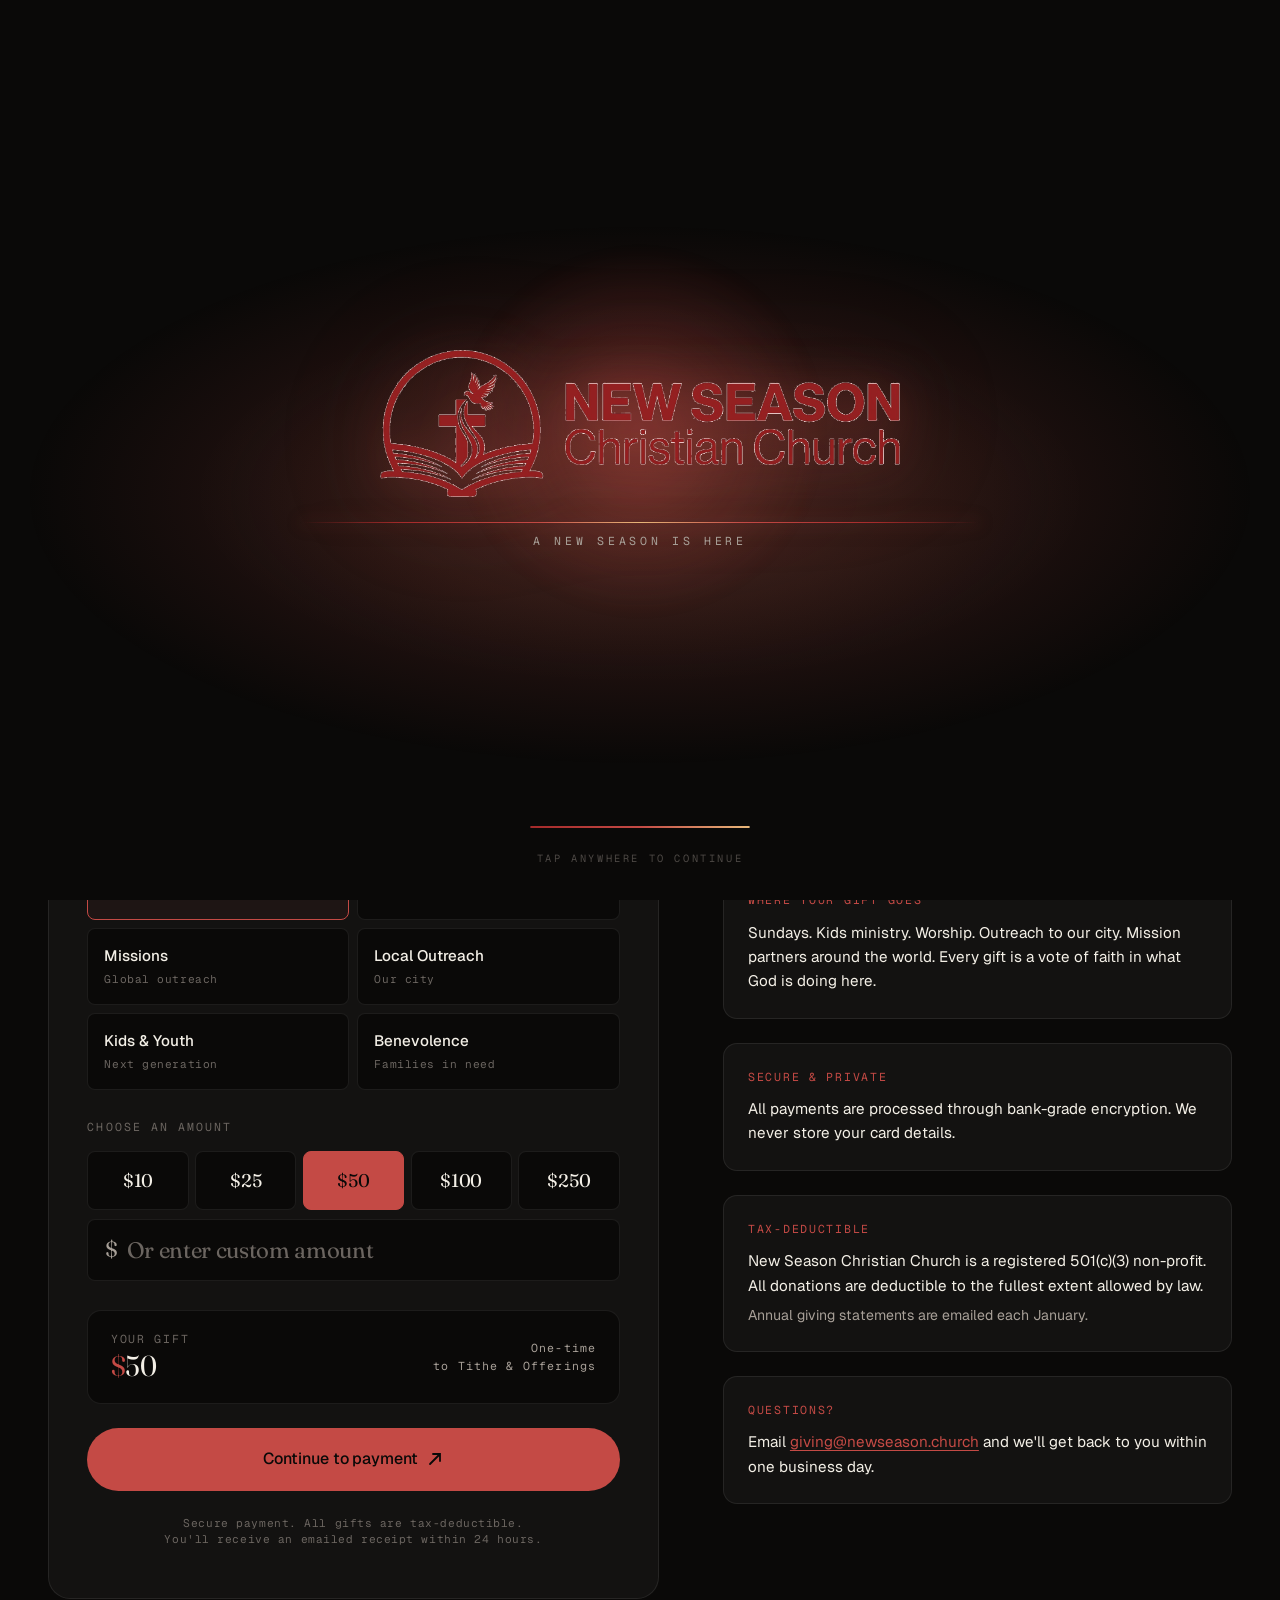
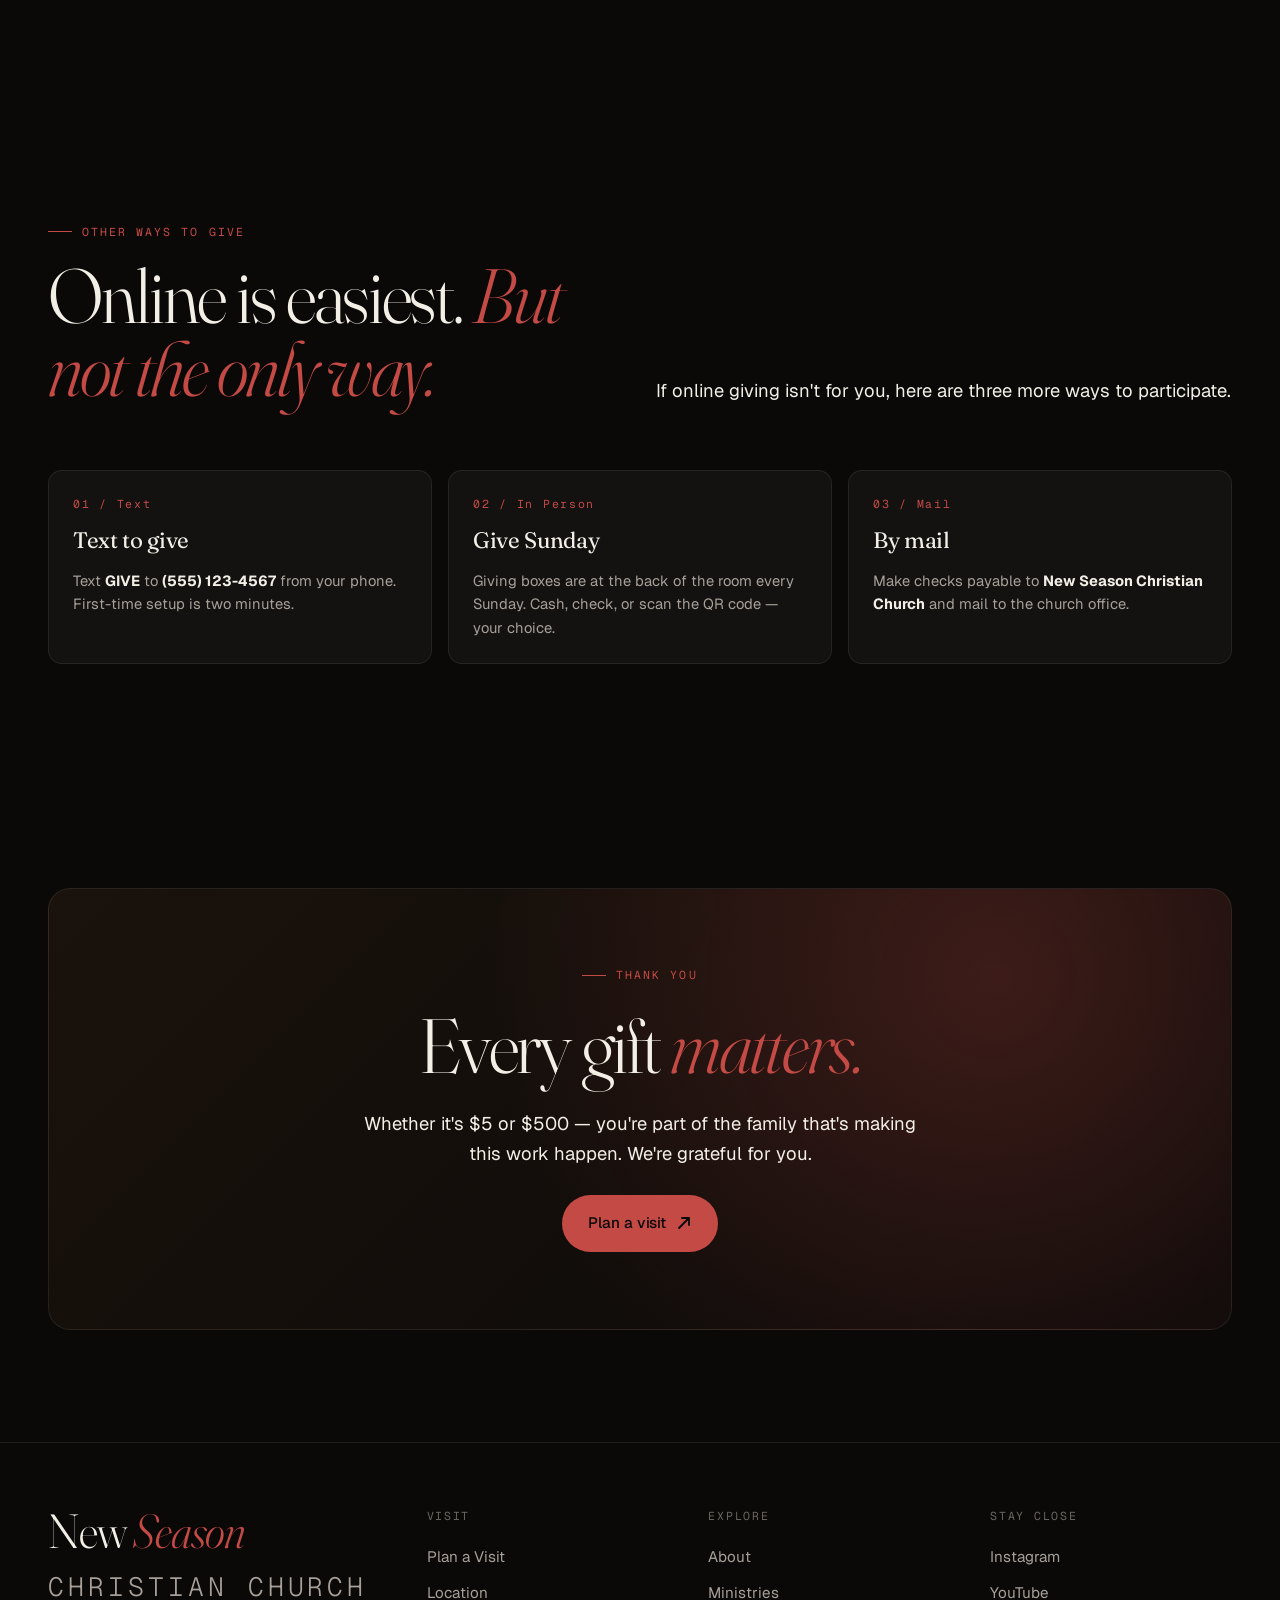
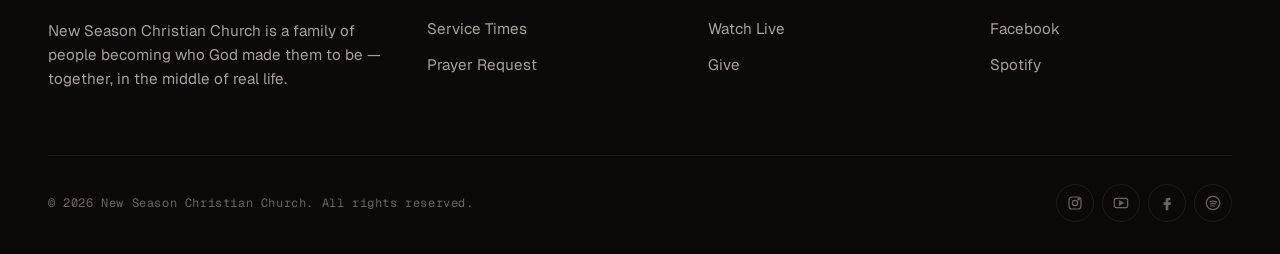
<file: give.html>
<!doctype html>
<html lang="en">
<head>
  <meta charset="utf-8" />
  <meta name="viewport" content="width=device-width, initial-scale=1, viewport-fit=cover" />
  <title>Give — New Season Christian Church</title>
  <meta name="description" content="Give to New Season Christian Church. Support tithes, building, missions, and outreach with one-time or recurring gifts." />
  <meta name="theme-color" content="#0a0908" />
  <link rel="preconnect" href="https://fonts.googleapis.com">
  <link rel="preconnect" href="https://fonts.gstatic.com" crossorigin>
  <link rel="stylesheet" href="css/styles.css">
  <link rel="icon" type="image/png" href="images/favicon.png">
  <link rel="icon" type="image/png" sizes="64x64" href="images/favicon-64.png">
  <style>
    /* Give page styles */
    .give-layout {
      display: grid;
      grid-template-columns: 1.2fr 1fr;
      gap: clamp(2rem, 5vw, 4rem);
      align-items: start;
    }
    @media (max-width: 900px) {
      .give-layout { grid-template-columns: 1fr; }
    }

    .give-form-card {
      background: var(--bg-elev);
      border: 1px solid var(--line);
      border-radius: var(--radius-lg);
      padding: clamp(1.8rem, 3vw, 2.5rem);
      position: relative;
      overflow: hidden;
    }
    .give-form-card::before {
      content: '';
      position: absolute;
      top: 0; left: 0; right: 0;
      height: 1px;
      background: linear-gradient(90deg, transparent, var(--ember), transparent);
      opacity: 0.7;
    }

    /* Frequency toggle (one-time / recurring) */
    .give-freq {
      display: grid;
      grid-template-columns: 1fr 1fr;
      gap: 0.4rem;
      padding: 0.35rem;
      background: var(--bg);
      border: 1px solid var(--line);
      border-radius: 999px;
      margin-bottom: 1.8rem;
      position: relative;
    }
    .give-freq input[type="radio"] {
      position: absolute;
      opacity: 0;
      pointer-events: none;
    }
    .give-freq label {
      padding: 0.7rem 1rem;
      text-align: center;
      border-radius: 999px;
      font-family: var(--font-body);
      font-size: 0.9rem;
      font-weight: 500;
      color: var(--text-dim);
      cursor: pointer;
      transition: all 0.3s var(--ease-out);
      user-select: none;
    }
    .give-freq input:checked + label {
      background: var(--text);
      color: var(--bg);
    }
    .give-freq label:hover { color: var(--text); }
    .give-freq input:checked + label:hover { color: var(--bg); }

    /* Recurring sub-options (shown only when "Recurring" is selected) */
    .give-recurring-period {
      display: none;
      gap: 0.4rem;
      margin: -1rem 0 1.8rem;
      flex-wrap: wrap;
    }
    .give-freq input[value="recurring"]:checked ~ .give-recurring-period {
      display: flex;
    }
    /* Workaround — adjacent sibling lookup */
    .give-form.is-recurring .give-recurring-period {
      display: flex;
    }
    .give-recurring-period label {
      font-family: var(--font-mono);
      font-size: 0.72rem;
      letter-spacing: 0.1em;
      text-transform: uppercase;
      color: var(--text-dim);
      padding: 0.5rem 1rem;
      border: 1px solid var(--line);
      border-radius: 999px;
      cursor: pointer;
      transition: all 0.25s;
    }
    .give-recurring-period input[type="radio"] {
      position: absolute;
      opacity: 0;
      pointer-events: none;
    }
    .give-recurring-period input:checked + label {
      background: var(--ember);
      color: var(--bg);
      border-color: var(--ember);
    }

    /* Section labels */
    .give-section-label {
      font-family: var(--font-mono);
      font-size: 0.72rem;
      letter-spacing: 0.18em;
      text-transform: uppercase;
      color: var(--text-muted);
      margin-bottom: 0.9rem;
      display: block;
    }

    /* Fund selector */
    .give-funds {
      display: grid;
      grid-template-columns: repeat(2, 1fr);
      gap: 0.5rem;
      margin-bottom: 1.8rem;
    }
    @media (max-width: 500px) {
      .give-funds { grid-template-columns: 1fr; }
    }
    .give-funds input[type="radio"] {
      position: absolute;
      opacity: 0;
      pointer-events: none;
    }
    .give-funds label {
      padding: 0.95rem 1rem;
      background: var(--bg);
      border: 1px solid var(--line);
      border-radius: var(--radius-sm);
      cursor: pointer;
      transition: all 0.25s var(--ease-out);
      display: flex;
      flex-direction: column;
      gap: 0.15rem;
    }
    .give-funds label:hover {
      border-color: var(--line-strong);
      background: var(--bg-elev-2);
    }
    .give-funds input:checked + label {
      border-color: var(--ember);
      background: rgba(196, 74, 69, 0.06);
    }
    .give-funds label .fund-name {
      font-weight: 500;
      color: var(--text);
      font-size: 0.95rem;
    }
    .give-funds label .fund-desc {
      font-family: var(--font-mono);
      font-size: 0.7rem;
      letter-spacing: 0.05em;
      color: var(--text-muted);
    }

    /* Amount quick-pick */
    .give-amounts {
      display: grid;
      grid-template-columns: repeat(5, 1fr);
      gap: 0.4rem;
      margin-bottom: 0.6rem;
    }
    @media (max-width: 500px) {
      .give-amounts { grid-template-columns: repeat(3, 1fr); }
    }
    .give-amounts input[type="radio"] {
      position: absolute;
      opacity: 0;
      pointer-events: none;
    }
    .give-amounts label {
      padding: 0.85rem 0.4rem;
      background: var(--bg);
      border: 1px solid var(--line);
      border-radius: var(--radius-sm);
      text-align: center;
      font-family: var(--font-display);
      font-weight: 400;
      font-size: 1.15rem;
      letter-spacing: -0.015em;
      cursor: pointer;
      transition: all 0.25s var(--ease-out);
      font-variation-settings: "opsz" 32;
    }
    .give-amounts label:hover {
      border-color: var(--line-strong);
      background: var(--bg-elev-2);
    }
    .give-amounts input:checked + label {
      background: var(--ember);
      color: var(--bg);
      border-color: var(--ember);
    }

    /* Custom amount field */
    .give-custom {
      position: relative;
      margin-bottom: 1.8rem;
    }
    .give-custom .dollar {
      position: absolute;
      left: 1.1rem;
      top: 50%;
      transform: translateY(-50%);
      color: var(--text-dim);
      font-family: var(--font-display);
      font-size: 1.4rem;
      pointer-events: none;
      font-variation-settings: "opsz" 32;
    }
    .give-custom input {
      width: 100%;
      padding: 1rem 1rem 1rem 2.4rem;
      background: var(--bg);
      border: 1px solid var(--line);
      color: var(--text);
      border-radius: var(--radius-sm);
      font-family: var(--font-display);
      font-size: 1.4rem;
      font-weight: 400;
      letter-spacing: -0.015em;
      transition: border-color 0.25s, background 0.25s;
      font-variation-settings: "opsz" 32;
      -moz-appearance: textfield;
    }
    .give-custom input::-webkit-outer-spin-button,
    .give-custom input::-webkit-inner-spin-button {
      -webkit-appearance: none;
      margin: 0;
    }
    .give-custom input:focus {
      outline: none;
      border-color: var(--ember);
      background: var(--bg-elev-2);
    }
    .give-custom input::placeholder {
      color: var(--text-muted);
    }

    /* Summary bar */
    .give-summary {
      background: var(--bg);
      border: 1px solid var(--line);
      border-radius: var(--radius);
      padding: 1.2rem 1.4rem;
      margin-bottom: 1.5rem;
      display: flex;
      justify-content: space-between;
      align-items: center;
      gap: 1rem;
    }
    .give-summary-label {
      font-family: var(--font-mono);
      font-size: 0.72rem;
      letter-spacing: 0.15em;
      text-transform: uppercase;
      color: var(--text-muted);
      display: block;
      margin-bottom: 0.2rem;
    }
    .give-summary-value {
      font-family: var(--font-display);
      font-size: 1.8rem;
      font-weight: 400;
      letter-spacing: -0.02em;
      line-height: 1;
      font-variation-settings: "opsz" 96;
    }
    .give-summary-value .ember { color: var(--ember); }
    .give-summary-meta {
      font-family: var(--font-mono);
      font-size: 0.72rem;
      letter-spacing: 0.1em;
      color: var(--text-dim);
      text-align: right;
    }

    /* Mobile improvements for Give page */
    @media (max-width: 520px) {
      .give-form-card { padding: 1.4rem 1.2rem; }
      .give-funds label { padding: 0.85rem 0.85rem; }
      .give-amounts { grid-template-columns: repeat(3, 1fr); gap: 0.4rem; }
      .give-amounts label { padding: 0.8rem 0.4rem; font-size: 1rem; }
      .give-summary {
        flex-direction: column;
        align-items: flex-start;
        gap: 0.6rem;
        padding: 1rem 1.2rem;
      }
      .give-summary-meta { text-align: left; }
      .give-summary-value { font-size: 1.6rem; }
      .give-freq label { font-size: 0.85rem; padding: 0.6rem 0.6rem; }
      .give-recurring-period label { font-size: 0.68rem; padding: 0.45rem 0.85rem; }
      .give-quote-text { font-size: 1.2rem; }
      .give-aside-card { padding: 1.2rem; }
      .other-way { padding: 1.2rem; }
    }

    /* Side panel */
    .give-aside {
      display: flex;
      flex-direction: column;
      gap: 1.5rem;
      position: sticky;
      top: 100px;
    }
    @media (max-width: 900px) {
      .give-aside { position: static; }
    }
    .give-aside-card {
      padding: 1.5rem;
      border: 1px solid var(--line);
      border-radius: var(--radius);
      background: var(--bg-elev);
    }
    .give-aside-card h4 {
      font-family: var(--font-mono);
      font-size: 0.72rem;
      letter-spacing: 0.15em;
      text-transform: uppercase;
      color: var(--ember);
      margin: 0 0 0.7rem;
      font-weight: 400;
    }
    .give-aside-card p {
      margin: 0;
      color: var(--text);
      font-size: 0.95rem;
    }
    .give-aside-card .sub {
      color: var(--text-dim);
      font-size: 0.88rem;
      margin-top: 0.4rem;
    }
    .give-quote {
      padding: 2rem 1.5rem;
      border: 1px solid var(--line);
      border-radius: var(--radius);
      background:
        radial-gradient(circle at 80% 20%, rgba(196, 74, 69, 0.12), transparent 50%),
        linear-gradient(135deg, #1a120c 0%, var(--bg-elev) 70%);
    }
    .give-quote-text {
      font-family: var(--font-display);
      font-weight: 300;
      font-style: italic;
      font-size: 1.4rem;
      line-height: 1.3;
      letter-spacing: -0.015em;
      color: var(--text);
      font-variation-settings: "opsz" 72;
      margin: 0 0 0.8rem;
    }
    .give-quote-attr {
      font-family: var(--font-mono);
      font-size: 0.72rem;
      letter-spacing: 0.15em;
      text-transform: uppercase;
      color: var(--text-muted);
    }

    /* Submit area */
    .give-submit {
      display: flex;
      flex-direction: column;
      gap: 0.8rem;
    }
    .give-submit .btn-primary {
      width: 100%;
      justify-content: center;
      padding: 1.1rem 1.6rem;
      font-size: 1rem;
    }
    .give-fine-print {
      font-family: var(--font-mono);
      font-size: 0.7rem;
      letter-spacing: 0.05em;
      color: var(--text-muted);
      text-align: center;
      line-height: 1.5;
    }

    /* Other ways grid */
    .other-ways {
      display: grid;
      grid-template-columns: repeat(3, 1fr);
      gap: 1rem;
    }
    @media (max-width: 800px) { .other-ways { grid-template-columns: 1fr; } }
    .other-way {
      padding: 1.5rem;
      border: 1px solid var(--line);
      border-radius: var(--radius);
      background: var(--bg-elev);
      display: flex;
      flex-direction: column;
      gap: 0.6rem;
      transition: border-color 0.3s, background 0.3s;
    }
    .other-way:hover { border-color: var(--ember); background: var(--bg-elev-2); }
    .other-way-num {
      font-family: var(--font-mono);
      font-size: 0.72rem;
      letter-spacing: 0.15em;
      color: var(--ember);
    }
    .other-way h3 {
      font-family: var(--font-display);
      font-weight: 400;
      font-size: 1.4rem;
      margin: 0;
      letter-spacing: -0.015em;
    }
    .other-way p { margin: 0; color: var(--text-dim); font-size: 0.92rem; }
  </style>
  <script>
    // Pre-paint theme application — runs before body renders to avoid flash
    (function () {
      try {
        var saved = localStorage.getItem('nsc-theme');
        if (saved === 'light') {
          document.documentElement.setAttribute('data-theme', 'light');
        }
      } catch (e) {}
    })();
  </script>
</head>
<body class="loading">

  <!-- ============== INTRO LOADER ============== -->
  <div class="loader" role="status" aria-label="Loading New Season Christian Church">
    <div class="loader-grain" aria-hidden="true"></div>
    <div class="loader-glow" aria-hidden="true"></div>
    <div class="loader-halo" aria-hidden="true"></div>
    <div class="loader-horizon" aria-hidden="true"></div>
    <div class="loader-logo" aria-hidden="true">
      <img src="images/logo-full.png" alt="New Season Christian Church">
    </div>
    <div class="loader-tagline">A new season is here</div>
    <div class="loader-progress" aria-hidden="true"></div>
    <span class="loader-skip">Tap anywhere to continue</span>
  </div>

  <header class="site-header">
    <div class="container-wide">
      <nav class="nav" aria-label="Primary">
        <a class="brand" href="index.html" aria-label="New Season Christian Church — Home">
          <span class="brand-mark" aria-hidden="true">
            <img src="images/logo.png" alt="">
          </span>
          <span class="brand-text">
            <span class="brand-line-1">New Season</span>
            <span class="brand-line-2">Christian Church</span>
          </span>
        </a>
        <ul class="nav-links">
          <li><a href="index.html"><svg class="nav-icon ni-home" viewBox="0 0 16 16" fill="none" stroke="currentColor" stroke-width="1.5" stroke-linecap="round" stroke-linejoin="round" aria-hidden="true"><path class="roof" d="M2 7 L8 2.5 L14 7"/><path class="walls" d="M3.5 6.5 V13.5 H12.5 V6.5"/><path class="door" d="M6.5 13.5 V9.5 H9.5 V13.5"/></svg><span>Home</span></a></li>
          <li><a href="about.html"><svg class="nav-icon ni-about" viewBox="0 0 16 16" fill="none" stroke="currentColor" stroke-width="1.5" stroke-linecap="round" stroke-linejoin="round" aria-hidden="true"><path class="spine" d="M8 4 V13"/><path class="page-l" d="M8 4 C6 3 4 3 2.5 3.5 V12 C4 11.5 6 11.5 8 12.5"/><path class="page-r" d="M8 4 C10 3 12 3 13.5 3.5 V12 C12 11.5 10 11.5 8 12.5"/></svg><span>About</span></a></li>
          <li>
            <a href="ministries.html"><svg class="nav-icon ni-min" viewBox="0 0 16 16" fill="currentColor" aria-hidden="true"><circle class="dot-l" cx="3.5" cy="9" r="1.8"/><circle class="dot-c" cx="8" cy="7" r="2.2"/><circle class="dot-r" cx="12.5" cy="9" r="1.8"/></svg><span>Ministries</span><svg class="nav-caret" viewBox="0 0 10 10" fill="none" stroke="currentColor" stroke-width="1.6" stroke-linecap="round" aria-hidden="true"><path d="M2 4 L5 7 L8 4"/></svg></a>
            <ul class="nav-dropdown" aria-label="Ministries menu">
              <li><a href="ministries.html#kids"><span class="dd-num">01</span><span class="dd-label">Kids</span><span class="dd-meta">Ages 0–11</span></a></li>
              <li><a href="ministries.html#youth"><span class="dd-num">02</span><span class="dd-label">Youth</span><span class="dd-meta">Ages 12–18</span></a></li>
              <li><a href="ministries.html#young-adults"><span class="dd-num">03</span><span class="dd-label">Young Adults</span><span class="dd-meta">18–30</span></a></li>
              <li><a href="ministries.html#women"><span class="dd-num">04</span><span class="dd-label">Women</span><span class="dd-meta">All ages</span></a></li>
              <li><a href="ministries.html#men"><span class="dd-num">05</span><span class="dd-label">Men</span><span class="dd-meta">All ages</span></a></li>
              <li><a href="ministries.html#outreach"><span class="dd-num">06</span><span class="dd-label">Outreach</span><span class="dd-meta">City + World</span></a></li>
              <li class="dd-divider" aria-hidden="true"></li>
              <li><a class="dd-footer" href="ministries.html"><span class="dd-label">All ministries</span><span>→</span></a></li>
            </ul>
          </li>
          <li><a href="watch.html"><svg class="nav-icon ni-watch" viewBox="0 0 16 16" fill="none" stroke="currentColor" stroke-width="1.5" stroke-linecap="round" stroke-linejoin="round" aria-hidden="true"><circle class="ring" cx="8" cy="8" r="6"/><path class="play" d="M6.5 5.5 L11 8 L6.5 10.5 Z" fill="currentColor"/></svg><span>Watch Live</span></a></li>
          <li><a href="give.html" class="active"><svg class="nav-icon ni-give" viewBox="0 0 16 16" fill="none" stroke="currentColor" stroke-width="1.5" stroke-linecap="round" stroke-linejoin="round" aria-hidden="true"><path class="give-heart" d="M8 13.5 C 3 10 1.5 7.5 1.5 5.5 A 3 3 0 0 1 8 4.5 A 3 3 0 0 1 14.5 5.5 C 14.5 7.5 13 10 8 13.5 Z"/></svg><span>Give</span></a></li>
          <li><a href="connect.html"><svg class="nav-icon ni-connect" viewBox="0 0 16 16" fill="none" stroke="currentColor" stroke-width="1.5" stroke-linecap="round" stroke-linejoin="round" aria-hidden="true"><path class="arrow-tail" d="M3 13 L13 3"/><path class="arrow-head" d="M6 3 H13 V10"/></svg><span>Connect</span></a></li>
        </ul>
        <div class="nav-cta">
          <button class="theme-toggle" type="button" aria-label="Toggle theme" id="themeToggle">
            <svg class="icon-moon" viewBox="0 0 24 24" fill="none" stroke="currentColor" stroke-width="1.8" stroke-linecap="round" stroke-linejoin="round" aria-hidden="true">
              <path d="M21 12.79A9 9 0 1 1 11.21 3 7 7 0 0 0 21 12.79z"/>
            </svg>
            <svg class="icon-sun" viewBox="0 0 24 24" fill="none" stroke="currentColor" stroke-width="1.8" stroke-linecap="round" stroke-linejoin="round" aria-hidden="true">
              <circle cx="12" cy="12" r="4"/>
              <path d="M12 2v2M12 20v2M4.93 4.93l1.41 1.41M17.66 17.66l1.41 1.41M2 12h2M20 12h2M4.93 19.07l1.41-1.41M17.66 6.34l1.41-1.41"/>
            </svg>
          </button>
          <a href="connect.html" class="btn btn-primary">
            <span>Plan a Visit</span>
            <svg class="arrow" viewBox="0 0 16 16" fill="none" stroke="currentColor" stroke-width="1.8" stroke-linecap="round"><path d="M3 13 L13 3 M6 3 H13 V10"/></svg>
          </a>
          <button class="nav-toggle" aria-label="Open menu" aria-expanded="false" aria-controls="mobileMenu">
            <span></span>
          </button>
        </div>
      </nav>
    </div>
  </header>

  <div class="mobile-menu" id="mobileMenu" aria-hidden="true">
    <a href="index.html">Home</a>
    <a href="about.html">About</a>
    <a href="ministries.html">Ministries</a>
    <a href="watch.html">Watch Live</a>
    <a href="give.html">Give</a>
    <a href="connect.html">Connect</a>
    <div class="mm-section">
      <div class="mm-section-label">Our Ministries</div>
      <div class="mm-sub">
        <a href="ministries.html#kids"><span>Kids</span><span class="mm-meta">Ages 0–11</span></a>
        <a href="ministries.html#youth"><span>Youth</span><span class="mm-meta">12–18</span></a>
        <a href="ministries.html#young-adults"><span>Young Adults</span><span class="mm-meta">18–30</span></a>
        <a href="ministries.html#women"><span>Women</span><span class="mm-meta">All ages</span></a>
        <a href="ministries.html#men"><span>Men</span><span class="mm-meta">All ages</span></a>
        <a href="ministries.html#outreach"><span>Outreach</span><span class="mm-meta">City + World</span></a>
      </div>
    </div>
  </div>

  <main>

    <!-- PAGE HERO -->
    <section class="page-hero">
      <div class="hero-grain"></div>
      <div class="container">
        <span class="eyebrow">Give</span>
        <h1 class="display-xl" style="margin-top:1.4rem;">Generosity is <em class="italic ember">contagious.</em></h1>
        <p class="lead" style="margin-top: 1.8rem;">Everything we do — the messages, the kids ministry, the outreach, the prayer team — is funded by people like you. Thank you for sowing into this work.</p>
      </div>
    </section>

    <!-- GIVE FORM -->
    <section class="section" id="form">
      <div class="container">
        <div class="give-layout">

          <!-- LEFT: the form -->
          <form class="give-form give-form-card" id="giveForm" onsubmit="event.preventDefault(); alert('Form ready — connect to Stripe / Tithely / PayPal to process the donation.\\n\\nGift: $' + (document.getElementById('giveAmount').textContent) + '\\nFrequency: ' + document.querySelector('input[name=&quot;freq&quot;]:checked').value + '\\nFund: ' + document.querySelector('input[name=&quot;fund&quot;]:checked').value);">

            <!-- Frequency toggle -->
            <span class="give-section-label">Gift type</span>
            <div class="give-freq">
              <input type="radio" name="freq" id="freq-once" value="One-time" checked>
              <label for="freq-once">One-time gift</label>
              <input type="radio" name="freq" id="freq-recurring" value="Recurring">
              <label for="freq-recurring">Recurring</label>
            </div>

            <!-- Recurring sub-options (shows only when Recurring is selected) -->
            <div class="give-recurring-period" id="recurringPeriod">
              <input type="radio" name="period" id="p-weekly" value="Weekly">
              <label for="p-weekly">Weekly</label>
              <input type="radio" name="period" id="p-biweekly" value="Bi-weekly">
              <label for="p-biweekly">Bi-weekly</label>
              <input type="radio" name="period" id="p-monthly" value="Monthly" checked>
              <label for="p-monthly">Monthly</label>
            </div>

            <!-- Fund selector -->
            <span class="give-section-label">Where it goes</span>
            <div class="give-funds">
              <input type="radio" name="fund" id="fund-tithe" value="Tithe &amp; Offerings" checked>
              <label for="fund-tithe">
                <span class="fund-name">Tithe &amp; Offerings</span>
                <span class="fund-desc">General fund</span>
              </label>
              <input type="radio" name="fund" id="fund-building" value="Building Fund">
              <label for="fund-building">
                <span class="fund-name">Building Fund</span>
                <span class="fund-desc">Our church home</span>
              </label>
              <input type="radio" name="fund" id="fund-missions" value="Missions">
              <label for="fund-missions">
                <span class="fund-name">Missions</span>
                <span class="fund-desc">Global outreach</span>
              </label>
              <input type="radio" name="fund" id="fund-outreach" value="Local Outreach">
              <label for="fund-outreach">
                <span class="fund-name">Local Outreach</span>
                <span class="fund-desc">Our city</span>
              </label>
              <input type="radio" name="fund" id="fund-kids" value="Kids &amp; Youth">
              <label for="fund-kids">
                <span class="fund-name">Kids &amp; Youth</span>
                <span class="fund-desc">Next generation</span>
              </label>
              <input type="radio" name="fund" id="fund-benevolence" value="Benevolence">
              <label for="fund-benevolence">
                <span class="fund-name">Benevolence</span>
                <span class="fund-desc">Families in need</span>
              </label>
            </div>

            <!-- Amount quick-pick -->
            <span class="give-section-label">Choose an amount</span>
            <div class="give-amounts">
              <input type="radio" name="amount" id="amt-10" value="10">
              <label for="amt-10">$10</label>
              <input type="radio" name="amount" id="amt-25" value="25">
              <label for="amt-25">$25</label>
              <input type="radio" name="amount" id="amt-50" value="50" checked>
              <label for="amt-50">$50</label>
              <input type="radio" name="amount" id="amt-100" value="100">
              <label for="amt-100">$100</label>
              <input type="radio" name="amount" id="amt-250" value="250">
              <label for="amt-250">$250</label>
            </div>

            <!-- Custom amount -->
            <div class="give-custom">
              <span class="dollar">$</span>
              <input
                type="number"
                id="customAmount"
                name="customAmount"
                placeholder="Or enter custom amount"
                min="1"
                step="0.01"
                inputmode="decimal">
            </div>

            <!-- Summary -->
            <div class="give-summary">
              <div>
                <span class="give-summary-label">Your gift</span>
                <span class="give-summary-value"><span class="ember">$</span><span id="giveAmount">50</span></span>
              </div>
              <div class="give-summary-meta" id="giveMeta">
                One-time<br>to Tithe &amp; Offerings
              </div>
            </div>

            <!-- Submit -->
            <div class="give-submit">
              <button type="submit" class="btn btn-primary">
                <span>Continue to payment</span>
                <svg class="arrow" viewBox="0 0 16 16" fill="none" stroke="currentColor" stroke-width="1.8" stroke-linecap="round"><path d="M3 13 L13 3 M6 3 H13 V10"/></svg>
              </button>
              <p class="give-fine-print">Secure payment. All gifts are tax-deductible.<br>You'll receive an emailed receipt within 24 hours.</p>
            </div>

          </form>

          <!-- RIGHT: aside -->
          <aside class="give-aside">

            <div class="give-quote">
              <p class="give-quote-text">"Each of you should give what you have decided in your heart to give, not reluctantly or under compulsion, for God loves a cheerful giver."</p>
              <span class="give-quote-attr">— 2 Corinthians 9:7</span>
            </div>

            <div class="give-aside-card">
              <h4>Where your gift goes</h4>
              <p>Sundays. Kids ministry. Worship. Outreach to our city. Mission partners around the world. Every gift is a vote of faith in what God is doing here.</p>
            </div>

            <div class="give-aside-card">
              <h4>Secure &amp; private</h4>
              <p>All payments are processed through bank-grade encryption. We never store your card details.</p>
            </div>

            <div class="give-aside-card">
              <h4>Tax-deductible</h4>
              <p>New Season Christian Church is a registered 501(c)(3) non-profit. All donations are deductible to the fullest extent allowed by law.</p>
              <p class="sub">Annual giving statements are emailed each January.</p>
            </div>

            <div class="give-aside-card">
              <h4>Questions?</h4>
              <p>Email <a href="mailto:giving@newseason.church" style="color: var(--ember); text-decoration: underline; text-underline-offset: 3px;">giving@newseason.church</a> and we'll get back to you within one business day.</p>
            </div>

          </aside>

        </div>
      </div>
    </section>

    <!-- OTHER WAYS TO GIVE -->
    <section class="section">
      <div class="container">
        <div class="section-head reveal">
          <div class="head-left">
            <span class="eyebrow">Other ways to give</span>
            <h2 class="display-lg">Online is easiest. <em class="italic ember">But not the only way.</em></h2>
          </div>
          <p class="lead">If online giving isn't for you, here are three more ways to participate.</p>
        </div>

        <div class="other-ways reveal">
          <div class="other-way">
            <span class="other-way-num">01 / Text</span>
            <h3>Text to give</h3>
            <p>Text <strong style="color: var(--text);">GIVE</strong> to <strong style="color: var(--text);">(555) 123-4567</strong> from your phone. First-time setup is two minutes.</p>
          </div>
          <div class="other-way">
            <span class="other-way-num">02 / In Person</span>
            <h3>Give Sunday</h3>
            <p>Giving boxes are at the back of the room every Sunday. Cash, check, or scan the QR code — your choice.</p>
          </div>
          <div class="other-way">
            <span class="other-way-num">03 / Mail</span>
            <h3>By mail</h3>
            <p>Make checks payable to <strong style="color: var(--text);">New Season Christian Church</strong> and mail to the church office.</p>
          </div>
        </div>
      </div>
    </section>

    <!-- CTA -->
    <section class="section">
      <div class="container">
        <div class="connect-cta reveal">
          <span class="eyebrow">Thank you</span>
          <h2 class="display-lg">Every gift <em class="italic ember">matters.</em></h2>
          <p class="lead">Whether it's $5 or $500 — you're part of the family that's making this work happen. We're grateful for you.</p>
          <div class="connect-cta-actions">
            <a href="connect.html" class="btn btn-primary">
              <span>Plan a visit</span>
              <svg class="arrow" viewBox="0 0 16 16" fill="none" stroke="currentColor" stroke-width="1.8" stroke-linecap="round"><path d="M3 13 L13 3 M6 3 H13 V10"/></svg>
            </a>
          </div>
        </div>
      </div>
    </section>

  </main>

  <footer class="site-footer">
    <div class="container-wide">
      <div class="footer-grid">
        <div>
          <div class="footer-brand">New <em>Season</em><br><span style="font-size: 0.55em; letter-spacing: 0.15em; text-transform: uppercase; color: var(--text-dim); font-family: var(--font-mono); display: inline-block; margin-top: 0.3rem;">Christian Church</span></div>
          <p class="footer-blurb">New Season Christian Church is a family of people becoming who God made them to be — together, in the middle of real life.</p>
        </div>
        <div class="footer-col">
          <h4>Visit</h4>
          <ul>
            <li><a href="connect.html">Plan a Visit</a></li>
            <li><a href="connect.html#location">Location</a></li>
            <li><a href="connect.html">Service Times</a></li>
            <li><a href="connect.html#prayer">Prayer Request</a></li>
          </ul>
        </div>
        <div class="footer-col">
          <h4>Explore</h4>
          <ul>
            <li><a href="about.html">About</a></li>
            <li><a href="ministries.html">Ministries</a></li>
            <li><a href="watch.html">Watch Live</a></li>
            <li><a href="give.html">Give</a></li>
          </ul>
        </div>
        <div class="footer-col">
          <h4>Stay close</h4>
          <ul>
            <li><a href="#">Instagram</a></li>
            <li><a href="https://www.youtube.com/@newseasonchristianchurch" target="_blank" rel="noopener">YouTube</a></li>
            <li><a href="#">Facebook</a></li>
            <li><a href="#">Spotify</a></li>
          </ul>
        </div>
      </div>
      <div class="footer-bottom">
        <span>© 2026 New Season Christian Church. All rights reserved.</span>
        <div class="footer-socials">
          <a href="#" aria-label="Instagram"><svg width="16" height="16" viewBox="0 0 24 24" fill="none" stroke="currentColor" stroke-width="1.8"><rect x="3" y="3" width="18" height="18" rx="5"/><circle cx="12" cy="12" r="4"/><circle cx="17.5" cy="6.5" r="1" fill="currentColor"/></svg></a>
          <a href="https://www.youtube.com/@newseasonchristianchurch" target="_blank" rel="noopener" aria-label="YouTube"><svg width="16" height="16" viewBox="0 0 24 24" fill="none" stroke="currentColor" stroke-width="1.8"><rect x="2" y="5" width="20" height="14" rx="3"/><path d="M10 9 L15 12 L10 15 Z" fill="currentColor"/></svg></a>
          <a href="#" aria-label="Facebook"><svg width="16" height="16" viewBox="0 0 24 24" fill="none" stroke="currentColor" stroke-width="1.8"><path d="M14 8h3V4h-3a4 4 0 0 0-4 4v3H7v4h3v8h4v-8h3l1-4h-4V8a1 1 0 0 1 1-1Z" fill="currentColor" stroke="none"/></svg></a>
          <a href="#" aria-label="Spotify"><svg width="16" height="16" viewBox="0 0 24 24" fill="none" stroke="currentColor" stroke-width="1.8"><circle cx="12" cy="12" r="10"/><path d="M7 10c3-1 8-1 11 1 M7.5 13.5c2.5-1 6.5-1 9 0.5 M8 16.5c2-0.5 5-0.5 7 0.5"/></svg></a>
        </div>
      </div>
    </div>
  </footer>

  <script src="js/main.js"></script>
  <script>
    // Give form interactivity — updates summary live and toggles recurring options
    (function () {
      const form = document.getElementById('giveForm');
      if (!form) return;

      const amountDisplay = document.getElementById('giveAmount');
      const metaDisplay = document.getElementById('giveMeta');
      const customInput = document.getElementById('customAmount');
      const amountRadios = form.querySelectorAll('input[name="amount"]');
      const freqRadios = form.querySelectorAll('input[name="freq"]');
      const periodRadios = form.querySelectorAll('input[name="period"]');
      const fundRadios = form.querySelectorAll('input[name="fund"]');

      const update = () => {
        // Amount
        let amount;
        if (customInput.value && parseFloat(customInput.value) > 0) {
          amount = parseFloat(customInput.value).toFixed(2).replace(/\.00$/, '');
        } else {
          const checked = form.querySelector('input[name="amount"]:checked');
          amount = checked ? checked.value : '0';
        }
        amountDisplay.textContent = amount;

        // Meta line
        const freq = form.querySelector('input[name="freq"]:checked').value;
        const fund = form.querySelector('input[name="fund"]:checked').value;
        let line1 = freq;
        if (freq === 'Recurring') {
          const period = form.querySelector('input[name="period"]:checked');
          line1 = period ? period.value : 'Monthly';
        }
        metaDisplay.innerHTML = `${line1}<br>to ${fund}`;

        // Toggle recurring period visibility
        if (freq === 'Recurring') {
          form.classList.add('is-recurring');
        } else {
          form.classList.remove('is-recurring');
        }
      };

      // Clear custom when a preset is picked
      amountRadios.forEach(r => r.addEventListener('change', () => {
        customInput.value = '';
        update();
      }));

      // Clear preset selection when custom is typed
      customInput.addEventListener('input', () => {
        if (customInput.value && parseFloat(customInput.value) > 0) {
          amountRadios.forEach(r => r.checked = false);
        }
        update();
      });

      freqRadios.forEach(r => r.addEventListener('change', update));
      periodRadios.forEach(r => r.addEventListener('change', update));
      fundRadios.forEach(r => r.addEventListener('change', update));

      update();
    })();
  </script>
</body>
</html>
</file>
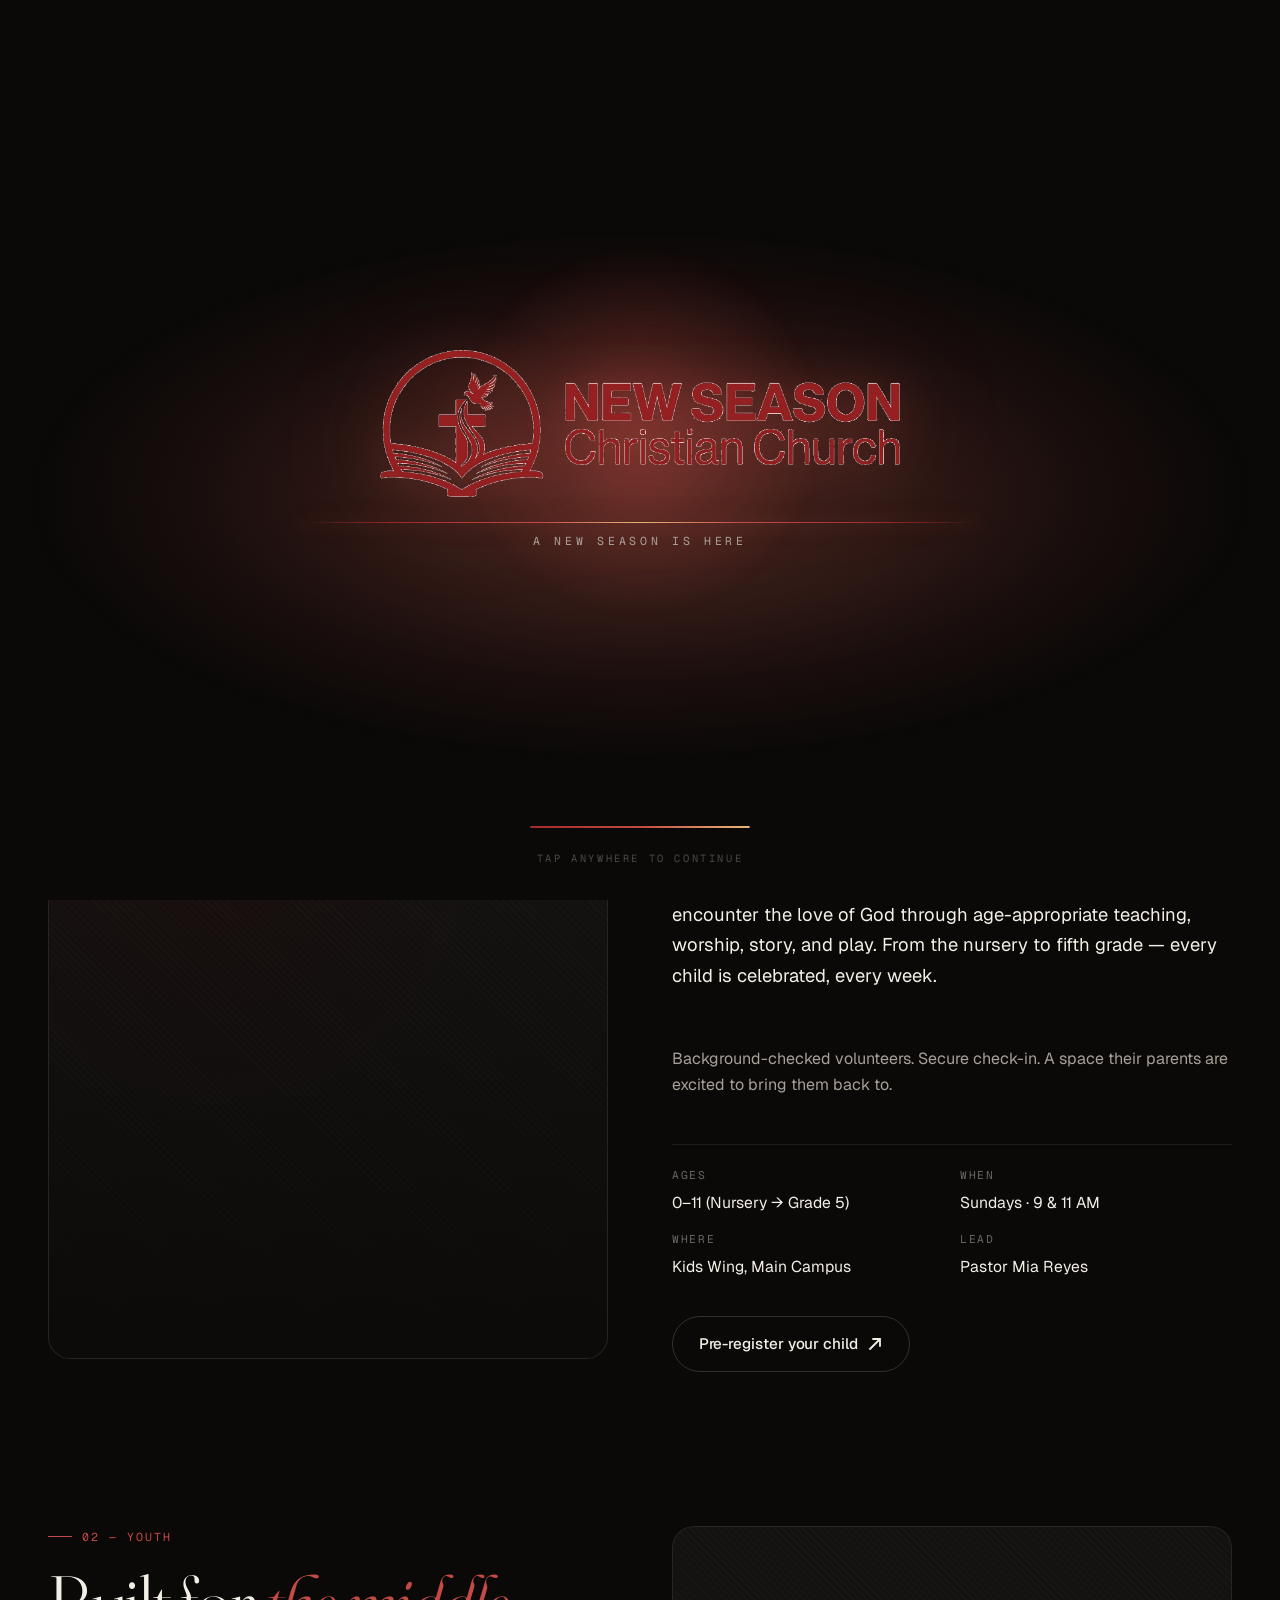
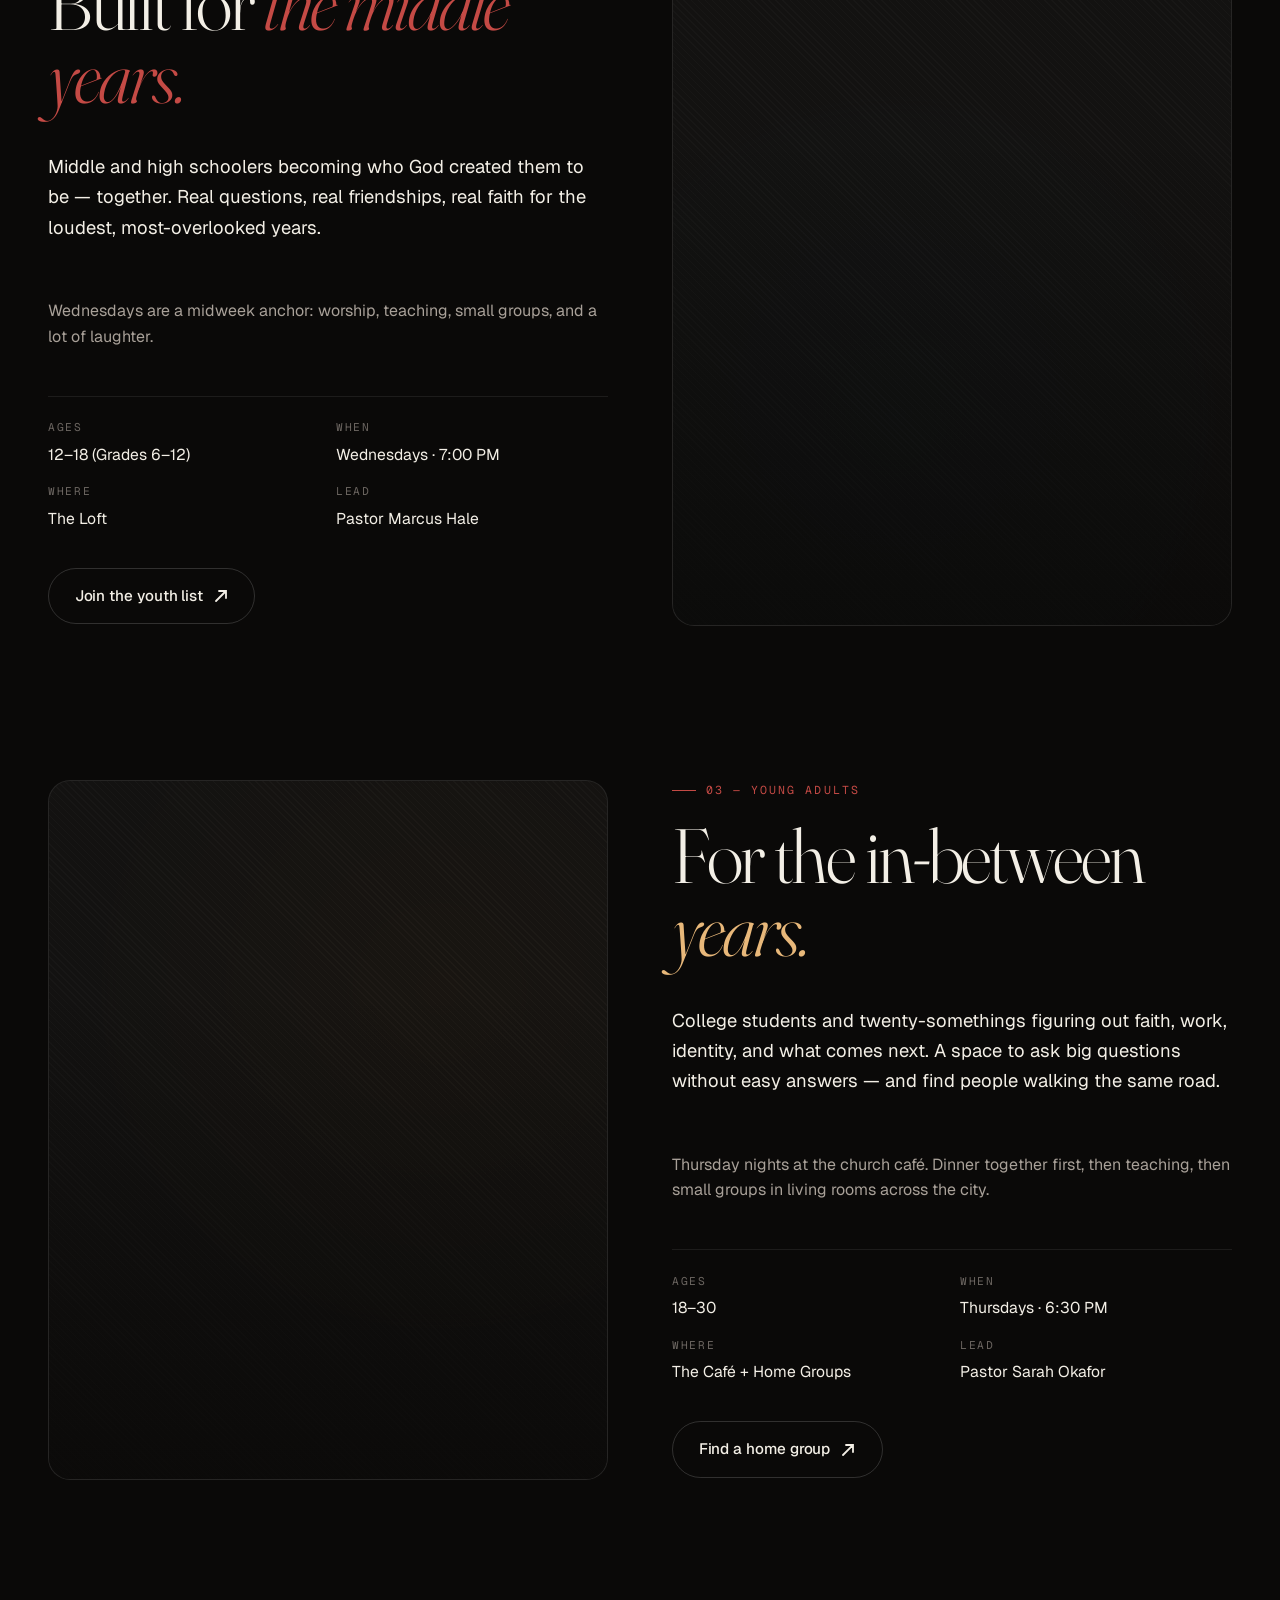
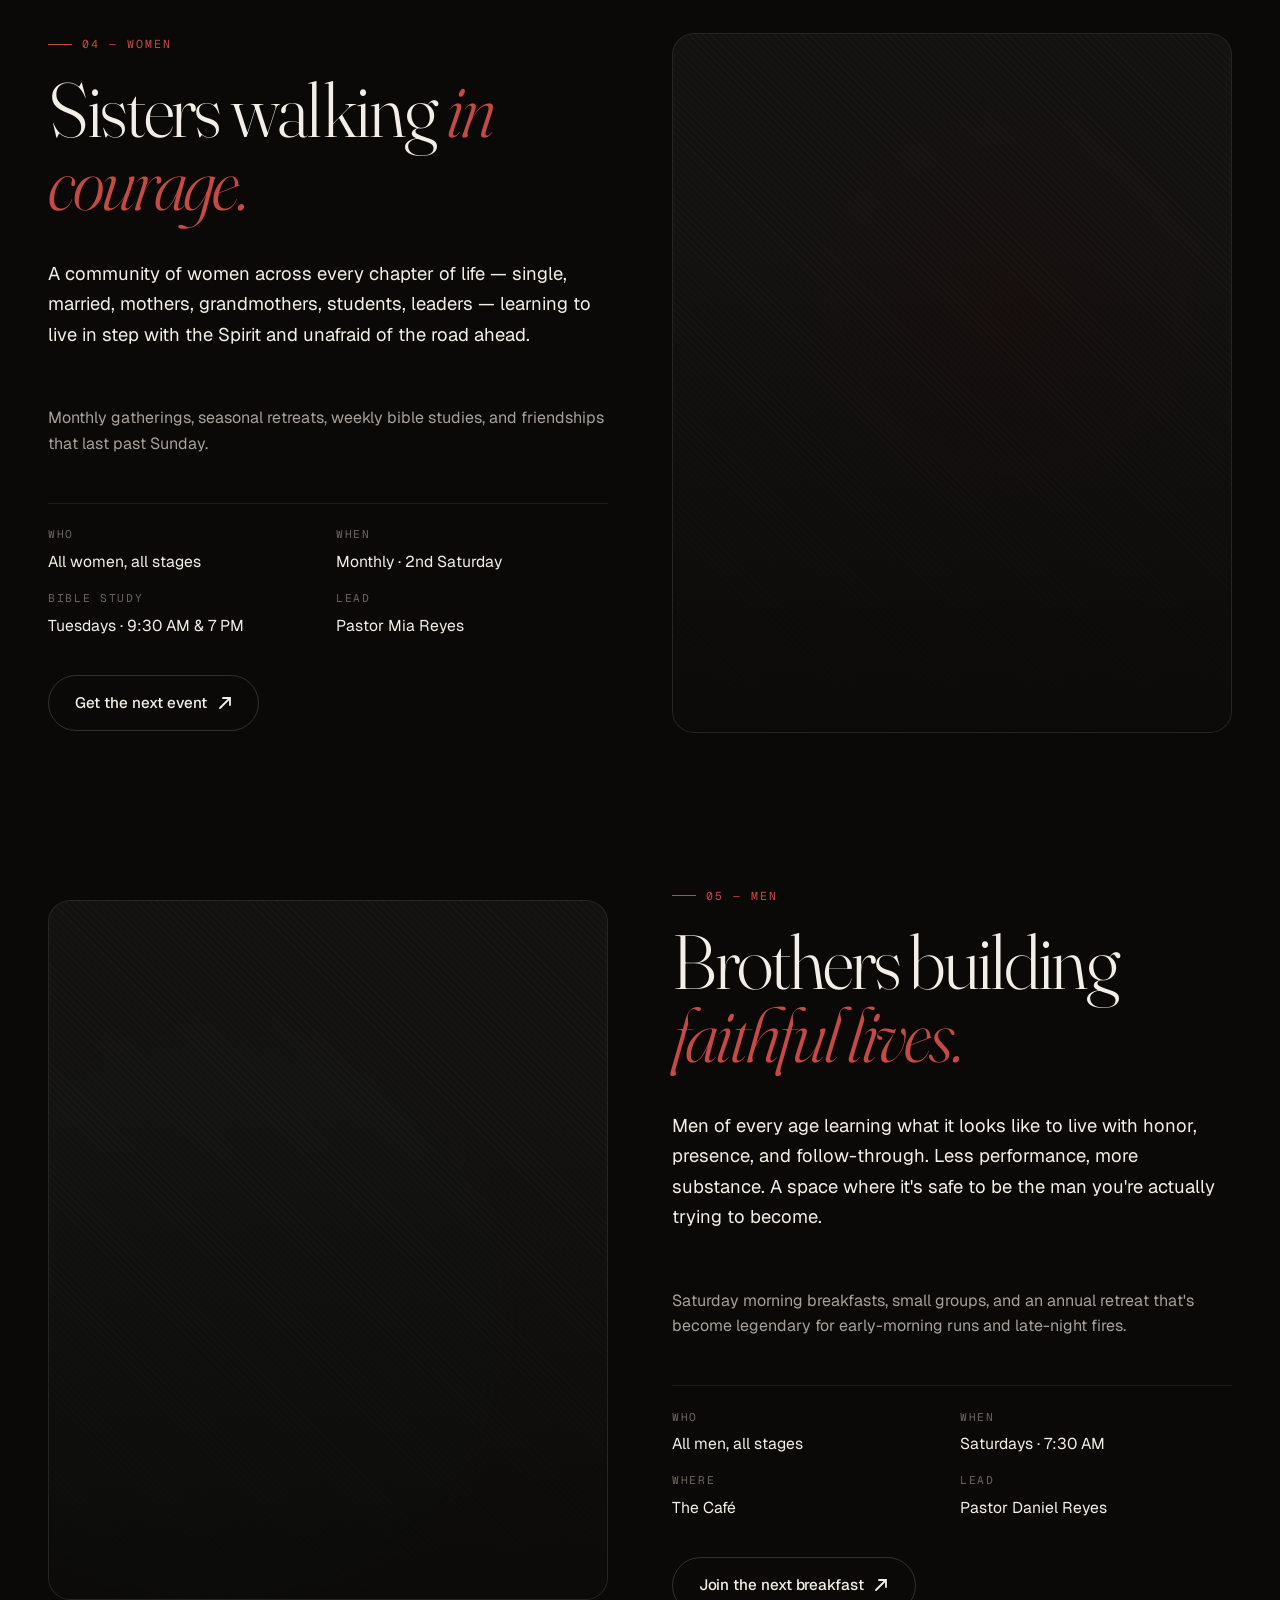
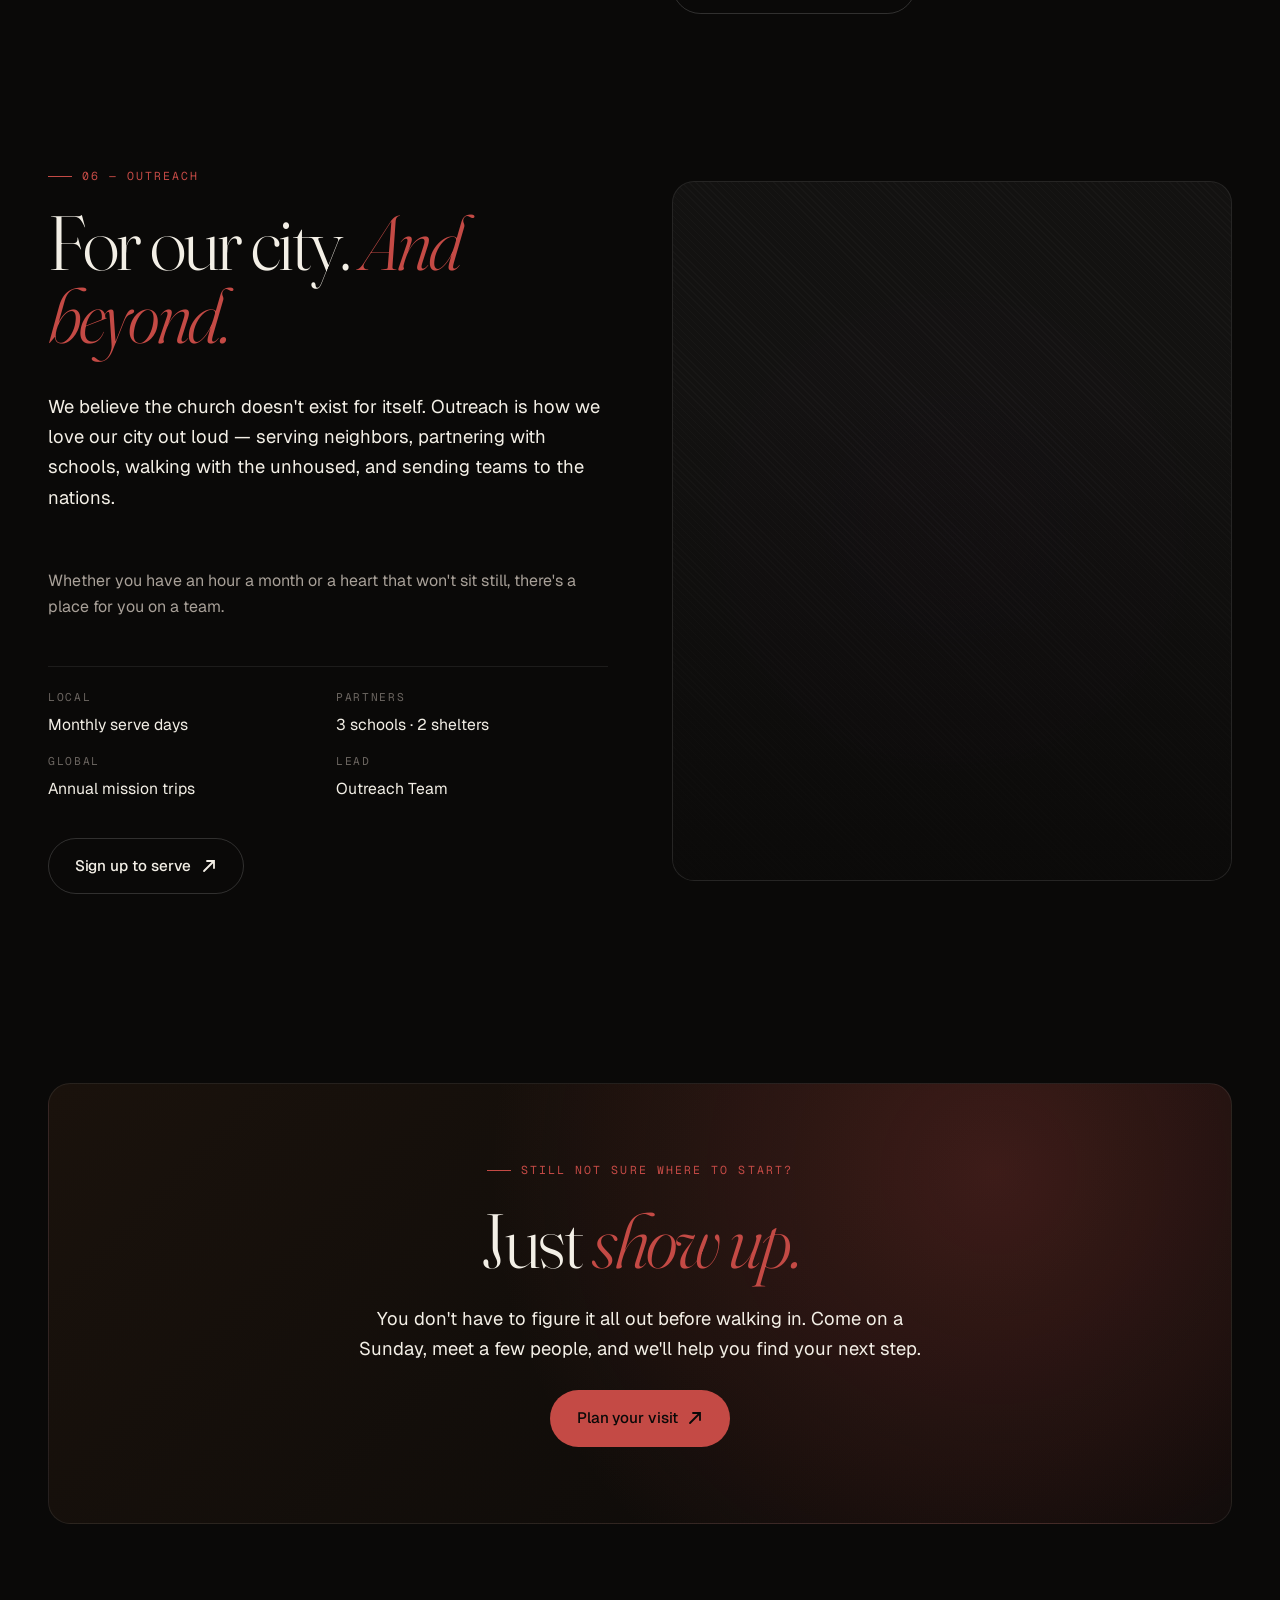
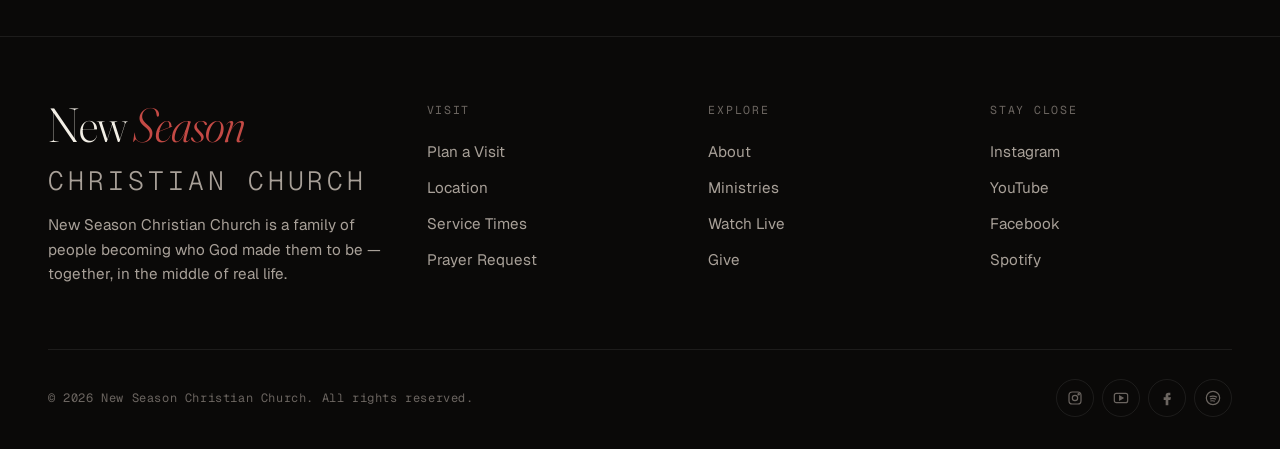
<file: ministries.html>
<!doctype html>
<html lang="en">
<head>
  <meta charset="utf-8" />
  <meta name="viewport" content="width=device-width, initial-scale=1, viewport-fit=cover" />
  <title>Ministries — New Season Christian Church</title>
  <meta name="description" content="Kids, Youth, Young Adults, Women, Men, Outreach. Find your people at New Season Christian Church." />
  <meta name="theme-color" content="#0a0908" />
  <link rel="preconnect" href="https://fonts.googleapis.com">
  <link rel="preconnect" href="https://fonts.gstatic.com" crossorigin>
  <link rel="stylesheet" href="css/styles.css">
  <link rel="icon" type="image/png" href="images/favicon.png">
  <link rel="icon" type="image/png" sizes="64x64" href="images/favicon-64.png">
  <style>
    /* Ministries page — alternating large rows */
    .ministry-row {
      display: grid;
      grid-template-columns: 1fr 1fr;
      gap: clamp(2rem, 5vw, 4rem);
      align-items: center;
      padding-block: clamp(3rem, 6vw, 5rem);
      border-bottom: 1px solid var(--line);
    }
    .ministry-row:last-child { border-bottom: 0; }
    .ministry-row.reverse .ministry-visual { order: 2; }
    @media (max-width: 800px) {
      .ministry-row { grid-template-columns: 1fr; }
      .ministry-row.reverse .ministry-visual { order: 0; }
    }
    .ministry-visual {
      aspect-ratio: 4/5;
      border-radius: var(--radius-lg);
      background-color: var(--bg-elev);
      background-size: cover;
      background-position: center;
      border: 1px solid var(--line);
      position: relative;
      overflow: hidden;
      display: flex;
      align-items: flex-end;
      padding: 2rem;
    }
    .ministry-visual::before {
      content: '';
      position: absolute;
      inset: 0;
      background:
        linear-gradient(180deg, rgba(10, 9, 8, 0) 30%, rgba(10, 9, 8, 0.85) 100%),
        repeating-linear-gradient(45deg, transparent 0 4px, rgba(255,255,255,0.02) 4px 5px);
      pointer-events: none;
    }
    [data-theme="light"] .ministry-visual::before {
      background:
        linear-gradient(180deg, rgba(10, 9, 8, 0) 30%, rgba(10, 9, 8, 0.7) 100%),
        repeating-linear-gradient(45deg, transparent 0 4px, rgba(255,255,255,0.04) 4px 5px);
    }
    /* Glow accents — sit on top of the photo so each ministry still has its color identity */
    .ministry-visual.v-ember::after { content: ''; position: absolute; inset: 0; background: radial-gradient(circle at 30% 30%, rgba(196, 74, 69, 0.4), transparent 55%); pointer-events: none; mix-blend-mode: overlay; }
    .ministry-visual.v-gold::after { content: ''; position: absolute; inset: 0; background: radial-gradient(circle at 70% 30%, rgba(232, 184, 122, 0.35), transparent 55%); pointer-events: none; mix-blend-mode: overlay; }
    .ministry-visual.v-cool::after { content: ''; position: absolute; inset: 0; background: radial-gradient(circle at 40% 70%, rgba(126, 168, 196, 0.3), transparent 55%); pointer-events: none; mix-blend-mode: overlay; }
    .ministry-visual.v-rose::after { content: ''; position: absolute; inset: 0; background: radial-gradient(circle at 60% 40%, rgba(196, 74, 69, 0.35), transparent 50%); pointer-events: none; mix-blend-mode: overlay; }
    .ministry-visual.v-forest::after { content: ''; position: absolute; inset: 0; background: radial-gradient(circle at 30% 60%, rgba(126, 168, 124, 0.25), transparent 55%); pointer-events: none; mix-blend-mode: overlay; }
    .ministry-visual.v-violet::after { content: ''; position: absolute; inset: 0; background: radial-gradient(circle at 50% 50%, rgba(180, 130, 200, 0.25), transparent 55%); pointer-events: none; mix-blend-mode: overlay; }
    .ministry-visual-label {
      position: relative;
      z-index: 1;
      font-family: var(--font-mono);
      font-size: 0.72rem;
      letter-spacing: 0.18em;
      text-transform: uppercase;
      color: var(--text-muted);
    }
    .ministry-content { display: flex; flex-direction: column; gap: 1.3rem; }
    .ministry-content .eyebrow { color: var(--ember); }
    .ministry-content h2 { margin: 0; }
    .ministry-details {
      display: grid;
      grid-template-columns: 1fr 1fr;
      gap: 1rem;
      padding-top: 1.4rem;
      border-top: 1px solid var(--line);
      margin-top: 0.6rem;
    }
    .ministry-detail dt {
      font-family: var(--font-mono);
      font-size: 0.7rem;
      letter-spacing: 0.15em;
      text-transform: uppercase;
      color: var(--text-muted);
      margin-bottom: 0.3rem;
    }
    .ministry-detail dd { margin: 0; font-size: 0.98rem; color: var(--text); }
  </style>
  <script>
    // Pre-paint theme application — runs before body renders to avoid flash
    (function () {
      try {
        var saved = localStorage.getItem('nsc-theme');
        if (saved === 'light') {
          document.documentElement.setAttribute('data-theme', 'light');
        }
      } catch (e) {}
    })();
  </script>
</head>
<body class="loading">

  <!-- ============== INTRO LOADER ============== -->
  <div class="loader" role="status" aria-label="Loading New Season Christian Church">
    <div class="loader-grain" aria-hidden="true"></div>
    <div class="loader-glow" aria-hidden="true"></div>
    <div class="loader-halo" aria-hidden="true"></div>
    <div class="loader-horizon" aria-hidden="true"></div>
    <div class="loader-logo" aria-hidden="true">
      <img src="images/logo-full.png" alt="New Season Christian Church">
    </div>
    <div class="loader-tagline">A new season is here</div>
    <div class="loader-progress" aria-hidden="true"></div>
    <span class="loader-skip">Tap anywhere to continue</span>
  </div>


  <header class="site-header">
    <div class="container-wide">
      <nav class="nav" aria-label="Primary">
        <a class="brand" href="index.html" aria-label="New Season Christian Church — Home">
          <span class="brand-mark" aria-hidden="true">
            <img src="images/logo.png" alt="">
          </span>
          <span class="brand-text">
            <span class="brand-line-1">New Season</span>
            <span class="brand-line-2">Christian Church</span>
          </span>
        </a>
        <ul class="nav-links">
          <li><a href="index.html"><svg class="nav-icon ni-home" viewBox="0 0 16 16" fill="none" stroke="currentColor" stroke-width="1.5" stroke-linecap="round" stroke-linejoin="round" aria-hidden="true">
              <path class="roof" d="M2 7 L8 2.5 L14 7"/>
              <path class="walls" d="M3.5 6.5 V13.5 H12.5 V6.5"/>
              <path class="door" d="M6.5 13.5 V9.5 H9.5 V13.5"/>
            </svg><span>Home</span></a></li>
          <li><a href="about.html"><svg class="nav-icon ni-about" viewBox="0 0 16 16" fill="none" stroke="currentColor" stroke-width="1.5" stroke-linecap="round" stroke-linejoin="round" aria-hidden="true">
              <path class="spine" d="M8 4 V13"/>
              <path class="page-l" d="M8 4 C6 3 4 3 2.5 3.5 V12 C4 11.5 6 11.5 8 12.5"/>
              <path class="page-r" d="M8 4 C10 3 12 3 13.5 3.5 V12 C12 11.5 10 11.5 8 12.5"/>
            </svg><span>About</span></a></li>
          <li>
            <a href="ministries.html" class="active">
              <svg class="nav-icon ni-min" viewBox="0 0 16 16" fill="currentColor" aria-hidden="true">
              <circle class="dot-l" cx="3.5" cy="9" r="1.8"/>
              <circle class="dot-c" cx="8" cy="7" r="2.2"/>
              <circle class="dot-r" cx="12.5" cy="9" r="1.8"/>
            </svg>
              <span>Ministries</span>
              <svg class="nav-caret" viewBox="0 0 10 10" fill="none" stroke="currentColor" stroke-width="1.6" stroke-linecap="round" aria-hidden="true"><path d="M2 4 L5 7 L8 4"/></svg>
            </a>
            <ul class="nav-dropdown" aria-label="Ministries menu">
              <li><a href="ministries.html#kids"><span class="dd-num">01</span><span class="dd-label">Kids</span><span class="dd-meta">Ages 0–11</span></a></li>
              <li><a href="ministries.html#youth"><span class="dd-num">02</span><span class="dd-label">Youth</span><span class="dd-meta">Ages 12–18</span></a></li>
              <li><a href="ministries.html#young-adults"><span class="dd-num">03</span><span class="dd-label">Young Adults</span><span class="dd-meta">18–30</span></a></li>
              <li><a href="ministries.html#women"><span class="dd-num">04</span><span class="dd-label">Women</span><span class="dd-meta">All ages</span></a></li>
              <li><a href="ministries.html#men"><span class="dd-num">05</span><span class="dd-label">Men</span><span class="dd-meta">All ages</span></a></li>
              <li><a href="ministries.html#outreach"><span class="dd-num">06</span><span class="dd-label">Outreach</span><span class="dd-meta">City + World</span></a></li>
              <li class="dd-divider" aria-hidden="true"></li>
              <li><a class="dd-footer" href="ministries.html"><span class="dd-label">All ministries</span><span>→</span></a></li>
            </ul>
          </li>
          <li><a href="watch.html"><svg class="nav-icon ni-watch" viewBox="0 0 16 16" fill="none" stroke="currentColor" stroke-width="1.5" stroke-linecap="round" stroke-linejoin="round" aria-hidden="true">
              <circle class="ring" cx="8" cy="8" r="6"/>
              <path class="play" d="M6.5 5.5 L11 8 L6.5 10.5 Z" fill="currentColor"/>
            </svg><span>Watch Live</span></a></li>
          <li><a href="give.html"><svg class="nav-icon ni-give" viewBox="0 0 16 16" fill="none" stroke="currentColor" stroke-width="1.5" stroke-linecap="round" stroke-linejoin="round" aria-hidden="true"><path class="give-heart" d="M8 13.5 C 3 10 1.5 7.5 1.5 5.5 A 3 3 0 0 1 8 4.5 A 3 3 0 0 1 14.5 5.5 C 14.5 7.5 13 10 8 13.5 Z"/></svg><span>Give</span></a></li>
          <li><a href="connect.html"><svg class="nav-icon ni-connect" viewBox="0 0 16 16" fill="none" stroke="currentColor" stroke-width="1.5" stroke-linecap="round" stroke-linejoin="round" aria-hidden="true">
              <path class="arrow-tail" d="M3 13 L13 3"/>
              <path class="arrow-head" d="M6 3 H13 V10"/>
            </svg><span>Connect</span></a></li>
        </ul>
        <div class="nav-cta">
          <button class="theme-toggle" type="button" aria-label="Toggle theme" id="themeToggle">
            <svg class="icon-moon" viewBox="0 0 24 24" fill="none" stroke="currentColor" stroke-width="1.8" stroke-linecap="round" stroke-linejoin="round" aria-hidden="true">
              <path d="M21 12.79A9 9 0 1 1 11.21 3 7 7 0 0 0 21 12.79z"/>
            </svg>
            <svg class="icon-sun" viewBox="0 0 24 24" fill="none" stroke="currentColor" stroke-width="1.8" stroke-linecap="round" stroke-linejoin="round" aria-hidden="true">
              <circle cx="12" cy="12" r="4"/>
              <path d="M12 2v2M12 20v2M4.93 4.93l1.41 1.41M17.66 17.66l1.41 1.41M2 12h2M20 12h2M4.93 19.07l1.41-1.41M17.66 6.34l1.41-1.41"/>
            </svg>
          </button>
          <a href="connect.html" class="btn btn-primary">
            <span>Plan a Visit</span>
            <svg class="arrow" viewBox="0 0 16 16" fill="none" stroke="currentColor" stroke-width="1.8" stroke-linecap="round"><path d="M3 13 L13 3 M6 3 H13 V10"/></svg>
          </a>
          <button class="nav-toggle" aria-label="Open menu" aria-expanded="false" aria-controls="mobileMenu">
            <span></span>
          </button>
        </div>
      </nav>
    </div>
  </header>

  <div class="mobile-menu" id="mobileMenu" aria-hidden="true">
    <a href="index.html">Home</a>
    <a href="about.html">About</a>
    <a href="ministries.html">Ministries</a>
    <a href="watch.html">Watch Live</a>
    <a href="give.html">Give</a>
    <a href="connect.html">Connect</a>
    <div class="mm-section">
      <div class="mm-section-label">Our Ministries</div>
      <div class="mm-sub">
        <a href="ministries.html#kids"><span>Kids</span><span class="mm-meta">Ages 0–11</span></a>
        <a href="ministries.html#youth"><span>Youth</span><span class="mm-meta">12–18</span></a>
        <a href="ministries.html#young-adults"><span>Young Adults</span><span class="mm-meta">18–30</span></a>
        <a href="ministries.html#women"><span>Women</span><span class="mm-meta">All ages</span></a>
        <a href="ministries.html#men"><span>Men</span><span class="mm-meta">All ages</span></a>
        <a href="ministries.html#outreach"><span>Outreach</span><span class="mm-meta">City + World</span></a>
      </div>
    </div>
  </div>

  <main>

    <section class="page-hero">
      <div class="hero-grain"></div>
      <div class="container">
        <span class="eyebrow">Ministries</span>
        <h1 class="display-xl" style="margin-top:1.4rem;">Find <em class="italic ember">your people.</em></h1>
        <p class="lead" style="margin-top: 1.8rem;">Six ministries. One family. Whatever season you're in — kid, college student, young mom, retired veteran — there's a space here that was made with you in mind.</p>
      </div>
    </section>

    <!-- KIDS -->
    <section class="container" id="kids">
      <div class="ministry-row reveal">
        <div class="ministry-visual v-ember" style="background-image: url('https://images.unsplash.com/photo-1503454537195-1dcabb73ffb9?w=1400&h=1000&q=85&auto=format&fit=crop'); background-size: cover; background-position: center;">
          </div>
        <div class="ministry-content">
          <span class="eyebrow">01 — Kids</span>
          <h2 class="display-lg">Where kids meet <em class="italic ember">a real Jesus.</em></h2>
          <p class="lead">New Season Kids is a safe, joy-filled space where children encounter the love of God through age-appropriate teaching, worship, story, and play. From the nursery to fifth grade — every child is celebrated, every week.</p>
          <p>Background-checked volunteers. Secure check-in. A space their parents are excited to bring them back to.</p>
          <dl class="ministry-details">
            <div class="ministry-detail"><dt>Ages</dt><dd>0–11 (Nursery → Grade 5)</dd></div>
            <div class="ministry-detail"><dt>When</dt><dd>Sundays · 9 &amp; 11 AM</dd></div>
            <div class="ministry-detail"><dt>Where</dt><dd>Kids Wing, Main Campus</dd></div>
            <div class="ministry-detail"><dt>Lead</dt><dd>Pastor Mia Reyes</dd></div>
          </dl>
          <div><a href="connect.html" class="btn btn-ghost"><span>Pre-register your child</span><svg class="arrow" viewBox="0 0 16 16" fill="none" stroke="currentColor" stroke-width="1.8" stroke-linecap="round"><path d="M3 13 L13 3 M6 3 H13 V10"/></svg></a></div>
        </div>
      </div>
    </section>

    <!-- YOUTH -->
    <section class="container" id="youth">
      <div class="ministry-row reverse reveal">
        <div class="ministry-visual v-cool" style="background-image: url('https://images.unsplash.com/photo-1521791136064-7986c2920216?w=1400&h=1000&q=85&auto=format&fit=crop'); background-size: cover; background-position: center;">
          </div>
        <div class="ministry-content">
          <span class="eyebrow">02 — Youth</span>
          <h2 class="display-lg">Built for <em class="italic ember">the middle years.</em></h2>
          <p class="lead">Middle and high schoolers becoming who God created them to be — together. Real questions, real friendships, real faith for the loudest, most-overlooked years.</p>
          <p>Wednesdays are a midweek anchor: worship, teaching, small groups, and a lot of laughter.</p>
          <dl class="ministry-details">
            <div class="ministry-detail"><dt>Ages</dt><dd>12–18 (Grades 6–12)</dd></div>
            <div class="ministry-detail"><dt>When</dt><dd>Wednesdays · 7:00 PM</dd></div>
            <div class="ministry-detail"><dt>Where</dt><dd>The Loft</dd></div>
            <div class="ministry-detail"><dt>Lead</dt><dd>Pastor Marcus Hale</dd></div>
          </dl>
          <div><a href="connect.html" class="btn btn-ghost"><span>Join the youth list</span><svg class="arrow" viewBox="0 0 16 16" fill="none" stroke="currentColor" stroke-width="1.8" stroke-linecap="round"><path d="M3 13 L13 3 M6 3 H13 V10"/></svg></a></div>
        </div>
      </div>
    </section>

    <!-- YOUNG ADULTS -->
    <section class="container" id="young-adults">
      <div class="ministry-row reveal">
        <div class="ministry-visual v-gold" style="background-image: url('https://images.unsplash.com/photo-1529156069898-49953e39b3ac?w=1400&h=1000&q=85&auto=format&fit=crop'); background-size: cover; background-position: center;">
          </div>
        <div class="ministry-content">
          <span class="eyebrow">03 — Young Adults</span>
          <h2 class="display-lg">For the in-between <em class="italic gold">years.</em></h2>
          <p class="lead">College students and twenty-somethings figuring out faith, work, identity, and what comes next. A space to ask big questions without easy answers — and find people walking the same road.</p>
          <p>Thursday nights at the church café. Dinner together first, then teaching, then small groups in living rooms across the city.</p>
          <dl class="ministry-details">
            <div class="ministry-detail"><dt>Ages</dt><dd>18–30</dd></div>
            <div class="ministry-detail"><dt>When</dt><dd>Thursdays · 6:30 PM</dd></div>
            <div class="ministry-detail"><dt>Where</dt><dd>The Café + Home Groups</dd></div>
            <div class="ministry-detail"><dt>Lead</dt><dd>Pastor Sarah Okafor</dd></div>
          </dl>
          <div><a href="connect.html" class="btn btn-ghost"><span>Find a home group</span><svg class="arrow" viewBox="0 0 16 16" fill="none" stroke="currentColor" stroke-width="1.8" stroke-linecap="round"><path d="M3 13 L13 3 M6 3 H13 V10"/></svg></a></div>
        </div>
      </div>
    </section>

    <!-- WOMEN -->
    <section class="container" id="women">
      <div class="ministry-row reverse reveal">
        <div class="ministry-visual v-rose" style="background-image: url('https://images.unsplash.com/photo-1529390079861-591de354faf5?w=1400&h=1000&q=85&auto=format&fit=crop'); background-size: cover; background-position: center;">
          </div>
        <div class="ministry-content">
          <span class="eyebrow">04 — Women</span>
          <h2 class="display-lg">Sisters walking <em class="italic ember">in courage.</em></h2>
          <p class="lead">A community of women across every chapter of life — single, married, mothers, grandmothers, students, leaders — learning to live in step with the Spirit and unafraid of the road ahead.</p>
          <p>Monthly gatherings, seasonal retreats, weekly bible studies, and friendships that last past Sunday.</p>
          <dl class="ministry-details">
            <div class="ministry-detail"><dt>Who</dt><dd>All women, all stages</dd></div>
            <div class="ministry-detail"><dt>When</dt><dd>Monthly · 2nd Saturday</dd></div>
            <div class="ministry-detail"><dt>Bible Study</dt><dd>Tuesdays · 9:30 AM &amp; 7 PM</dd></div>
            <div class="ministry-detail"><dt>Lead</dt><dd>Pastor Mia Reyes</dd></div>
          </dl>
          <div><a href="connect.html" class="btn btn-ghost"><span>Get the next event</span><svg class="arrow" viewBox="0 0 16 16" fill="none" stroke="currentColor" stroke-width="1.8" stroke-linecap="round"><path d="M3 13 L13 3 M6 3 H13 V10"/></svg></a></div>
        </div>
      </div>
    </section>

    <!-- MEN -->
    <section class="container" id="men">
      <div class="ministry-row reveal">
        <div class="ministry-visual v-forest" style="background-image: url('https://images.unsplash.com/photo-1543269865-cbf427effbad?w=1400&h=1000&q=85&auto=format&fit=crop'); background-size: cover; background-position: center;">
          </div>
        <div class="ministry-content">
          <span class="eyebrow">05 — Men</span>
          <h2 class="display-lg">Brothers building <em class="italic ember">faithful lives.</em></h2>
          <p class="lead">Men of every age learning what it looks like to live with honor, presence, and follow-through. Less performance, more substance. A space where it's safe to be the man you're actually trying to become.</p>
          <p>Saturday morning breakfasts, small groups, and an annual retreat that's become legendary for early-morning runs and late-night fires.</p>
          <dl class="ministry-details">
            <div class="ministry-detail"><dt>Who</dt><dd>All men, all stages</dd></div>
            <div class="ministry-detail"><dt>When</dt><dd>Saturdays · 7:30 AM</dd></div>
            <div class="ministry-detail"><dt>Where</dt><dd>The Café</dd></div>
            <div class="ministry-detail"><dt>Lead</dt><dd>Pastor Daniel Reyes</dd></div>
          </dl>
          <div><a href="connect.html" class="btn btn-ghost"><span>Join the next breakfast</span><svg class="arrow" viewBox="0 0 16 16" fill="none" stroke="currentColor" stroke-width="1.8" stroke-linecap="round"><path d="M3 13 L13 3 M6 3 H13 V10"/></svg></a></div>
        </div>
      </div>
    </section>

    <!-- OUTREACH -->
    <section class="container" id="outreach">
      <div class="ministry-row reverse reveal">
        <div class="ministry-visual v-violet" style="background-image: url('https://images.unsplash.com/photo-1488521787991-ed7bbaae773c?w=1400&h=1000&q=85&auto=format&fit=crop'); background-size: cover; background-position: center;">
          </div>
        <div class="ministry-content">
          <span class="eyebrow">06 — Outreach</span>
          <h2 class="display-lg">For our city. <em class="italic ember">And beyond.</em></h2>
          <p class="lead">We believe the church doesn't exist for itself. Outreach is how we love our city out loud — serving neighbors, partnering with schools, walking with the unhoused, and sending teams to the nations.</p>
          <p>Whether you have an hour a month or a heart that won't sit still, there's a place for you on a team.</p>
          <dl class="ministry-details">
            <div class="ministry-detail"><dt>Local</dt><dd>Monthly serve days</dd></div>
            <div class="ministry-detail"><dt>Partners</dt><dd>3 schools · 2 shelters</dd></div>
            <div class="ministry-detail"><dt>Global</dt><dd>Annual mission trips</dd></div>
            <div class="ministry-detail"><dt>Lead</dt><dd>Outreach Team</dd></div>
          </dl>
          <div><a href="connect.html" class="btn btn-ghost"><span>Sign up to serve</span><svg class="arrow" viewBox="0 0 16 16" fill="none" stroke="currentColor" stroke-width="1.8" stroke-linecap="round"><path d="M3 13 L13 3 M6 3 H13 V10"/></svg></a></div>
        </div>
      </div>
    </section>

    <!-- CTA -->
    <section class="section">
      <div class="container">
        <div class="connect-cta reveal">
          <span class="eyebrow">Still not sure where to start?</span>
          <h2 class="display-lg">Just <em class="italic ember">show up.</em></h2>
          <p class="lead">You don't have to figure it all out before walking in. Come on a Sunday, meet a few people, and we'll help you find your next step.</p>
          <div class="connect-cta-actions">
            <a href="connect.html" class="btn btn-primary">
              <span>Plan your visit</span>
              <svg class="arrow" viewBox="0 0 16 16" fill="none" stroke="currentColor" stroke-width="1.8" stroke-linecap="round"><path d="M3 13 L13 3 M6 3 H13 V10"/></svg>
            </a>
          </div>
        </div>
      </div>
    </section>

  </main>

  <footer class="site-footer">
    <div class="container-wide">
      <div class="footer-grid">
        <div>
          <div class="footer-brand">New <em>Season</em><br><span style="font-size: 0.55em; letter-spacing: 0.15em; text-transform: uppercase; color: var(--text-dim); font-family: var(--font-mono); display: inline-block; margin-top: 0.3rem;">Christian Church</span></div>
          <p class="footer-blurb">New Season Christian Church is a family of people becoming who God made them to be — together, in the middle of real life.</p>
        </div>
        <div class="footer-col">
          <h4>Visit</h4>
          <ul>
            <li><a href="connect.html">Plan a Visit</a></li>
            <li><a href="connect.html#location">Location</a></li>
            <li><a href="connect.html">Service Times</a></li>
            <li><a href="connect.html#prayer">Prayer Request</a></li>
          </ul>
        </div>
        <div class="footer-col">
          <h4>Explore</h4>
          <ul>
            <li><a href="about.html">About</a></li>
            <li><a href="ministries.html">Ministries</a></li>
            <li><a href="watch.html">Watch Live</a></li>
            <li><a href="give.html">Give</a></li>
          </ul>
        </div>
        <div class="footer-col">
          <h4>Stay close</h4>
          <ul>
            <li><a href="#">Instagram</a></li>
            <li><a href="https://www.youtube.com/@newseasonchristianchurch" target="_blank" rel="noopener">YouTube</a></li>
            <li><a href="#">Facebook</a></li>
            <li><a href="#">Spotify</a></li>
          </ul>
        </div>
      </div>
      <div class="footer-bottom">
        <span>© 2026 New Season Christian Church. All rights reserved.</span>
        <div class="footer-socials">
          <a href="#" aria-label="Instagram"><svg width="16" height="16" viewBox="0 0 24 24" fill="none" stroke="currentColor" stroke-width="1.8"><rect x="3" y="3" width="18" height="18" rx="5"/><circle cx="12" cy="12" r="4"/><circle cx="17.5" cy="6.5" r="1" fill="currentColor"/></svg></a>
          <a href="https://www.youtube.com/@newseasonchristianchurch" target="_blank" rel="noopener" aria-label="YouTube"><svg width="16" height="16" viewBox="0 0 24 24" fill="none" stroke="currentColor" stroke-width="1.8"><rect x="2" y="5" width="20" height="14" rx="3"/><path d="M10 9 L15 12 L10 15 Z" fill="currentColor"/></svg></a>
          <a href="#" aria-label="Facebook"><svg width="16" height="16" viewBox="0 0 24 24" fill="none" stroke="currentColor" stroke-width="1.8"><path d="M14 8h3V4h-3a4 4 0 0 0-4 4v3H7v4h3v8h4v-8h3l1-4h-4V8a1 1 0 0 1 1-1Z" fill="currentColor" stroke="none"/></svg></a>
          <a href="#" aria-label="Spotify"><svg width="16" height="16" viewBox="0 0 24 24" fill="none" stroke="currentColor" stroke-width="1.8"><circle cx="12" cy="12" r="10"/><path d="M7 10c3-1 8-1 11 1 M7.5 13.5c2.5-1 6.5-1 9 0.5 M8 16.5c2-0.5 5-0.5 7 0.5"/></svg></a>
        </div>
      </div>
    </div>
  </footer>

  <script src="js/main.js"></script>
</body>
</html>
</file>
<file: css/styles.css>
/* ============================================
   NEW SEASON CHURCH — Design System
   ============================================ */

/* ---------- Fonts ---------- */
@import url('https://fonts.googleapis.com/css2?family=Fraunces:ital,opsz,wght@0,9..144,300..900;1,9..144,300..900&family=Geist:wght@300;400;500;600;700&family=Geist+Mono:wght@400;500&display=swap');

/* ---------- Tokens ---------- */
:root {
  /* Color */
  --bg: #0a0908;
  --bg-elev: #131211;
  --bg-elev-2: #1c1a18;
  --line: rgba(255, 255, 255, 0.08);
  --line-strong: rgba(255, 255, 255, 0.16);
  --text: #f3efe6;
  --text-dim: #a8a098;
  --text-muted: #6b6560;
  --ember: #c44a45;      /* primary accent — deep red, matched to logo */
  --ember-soft: #a52a2a;
  --gold: #e8b87a;        /* secondary warm accent */
  --cool: #7ea8c4;        /* cool accent for contrast pops */

  /* Theme-aware compound colors */
  --overlay-strong: rgba(10, 9, 8, 0.55);
  --overlay-soft: rgba(10, 9, 8, 0.3);
  --hero-grad: linear-gradient(180deg, rgba(10, 9, 8, 0) 0%, rgba(10, 9, 8, 0.4) 50%, rgba(10, 9, 8, 0.85) 100%);
  --invert-svg: 0; /* 0 = no invert (dark mode), 1 = invert SVGs designed for dark bg */
  --logo-bg: transparent;

  /* Type */
  --font-display: 'Fraunces', 'Times New Roman', serif;
  --font-body: 'Geist', system-ui, sans-serif;
  --font-mono: 'Geist Mono', ui-monospace, monospace;

  /* Layout */
  --container: 1320px;
  --container-wide: 1480px;
  --gutter: clamp(1.25rem, 4vw, 3rem);
  --radius-sm: 8px;
  --radius: 14px;
  --radius-lg: 22px;

  /* Motion */
  --ease-out: cubic-bezier(0.16, 1, 0.3, 1);
  --ease-in-out: cubic-bezier(0.65, 0, 0.35, 1);
}

/* ---------- Light Theme ---------- */
[data-theme="light"] {
  --bg: #faf7f2;            /* warm off-white, not stark */
  --bg-elev: #ffffff;
  --bg-elev-2: #f0ebe2;
  --line: rgba(40, 30, 25, 0.10);
  --line-strong: rgba(40, 30, 25, 0.20);
  --text: #1a1410;          /* deep warm black for body */
  --text-dim: #5a514a;
  --text-muted: #8a8178;
  --ember: #a52a2a;         /* shift to the deeper variant — better contrast on light bg */
  --ember-soft: #c44a45;
  --gold: #b8853a;
  --cool: #4a7a9a;

  --overlay-strong: rgba(255, 255, 255, 0.55);
  --overlay-soft: rgba(255, 255, 255, 0.3);
  --hero-grad: linear-gradient(180deg, rgba(250, 247, 242, 0) 0%, rgba(250, 247, 242, 0.4) 50%, rgba(250, 247, 242, 0.85) 100%);
  --header-scrolled: rgba(250, 247, 242, 0.92);
  --page-hero-grad: linear-gradient(to bottom, rgba(250, 247, 242, 0.85), rgba(250, 247, 242, 0.5));
}

/* Light theme — visual element adjustments that variables alone can't handle */
[data-theme="light"] .hero-grain,
[data-theme="light"] .loader-grain {
  opacity: 0.18; /* grain too noisy on light bg */
}

[data-theme="light"] .loader {
  background: linear-gradient(180deg, var(--bg) 0%, var(--bg-elev-2) 60%, var(--bg) 100%);
}
[data-theme="light"] .loader-glow {
  background:
    radial-gradient(ellipse 80% 50% at 50% 55%, rgba(196, 74, 69, 0.18), transparent 60%),
    radial-gradient(ellipse 50% 30% at 50% 55%, rgba(184, 133, 58, 0.08), transparent 70%);
}
[data-theme="light"] .loader-halo {
  background: radial-gradient(circle, rgba(196, 74, 69, 0.25) 0%, rgba(196, 74, 69, 0.10) 35%, transparent 70%);
}
[data-theme="light"] .loader-tagline { color: var(--text-dim); }
[data-theme="light"] .loader-skip { color: var(--text-muted); }
[data-theme="light"] .loader-logo img {
  filter:
    drop-shadow(0 4px 16px rgba(196, 74, 69, 0.20))
    drop-shadow(0 0 40px rgba(196, 74, 69, 0.08));
}

/* Photo slot tints (welcome grid) — switch to light versions */
[data-theme="light"] .photo-slot.tint-ember::before {
  background: linear-gradient(135deg, rgba(196, 74, 69, 0.12), rgba(250, 247, 242, 0.4));
}
[data-theme="light"] .photo-slot.tint-gold::before {
  background: linear-gradient(135deg, rgba(184, 133, 58, 0.12), rgba(250, 247, 242, 0.4));
}
[data-theme="light"] .photo-slot.tint-cool::before {
  background: linear-gradient(135deg, rgba(74, 122, 154, 0.12), rgba(250, 247, 242, 0.4));
}

/* Mosaic cells — change badge bg */
[data-theme="light"] .mosaic-cell.is-badge {
  background: var(--bg-elev-2);
}
[data-theme="light"] .mosaic-cell.is-text {
  background: var(--bg-elev);
}

/* Hero slide text needs to stay readable when images load — add stronger gradient */
[data-theme="light"] .hero-slide::after {
  background: linear-gradient(180deg, rgba(0, 0, 0, 0) 0%, rgba(0, 0, 0, 0.3) 60%, rgba(0, 0, 0, 0.7) 100%);
}
[data-theme="light"] .hero-slide-inner { color: #fff; }
[data-theme="light"] .hero-slide-meta .eyebrow,
[data-theme="light"] .hero-slide-meta .tag,
[data-theme="light"] .hero-slide-title,
[data-theme="light"] .hero-slide-sub {
  color: #fff;
}
[data-theme="light"] .hero-slide-title em { color: var(--ember-soft); }

/* Connect-cta dark gradient → soft light version */
[data-theme="light"] .connect-cta {
  background:
    radial-gradient(circle at 80% 20%, rgba(196, 74, 69, 0.08), transparent 50%),
    linear-gradient(135deg, var(--bg-elev), var(--bg-elev-2) 100%);
}

/* Give-quote: dark cinema background → soft tinted in light */
[data-theme="light"] .give-quote {
  background:
    radial-gradient(circle at 80% 20%, rgba(196, 74, 69, 0.10), transparent 50%),
    linear-gradient(135deg, #fff5ee 0%, var(--bg-elev) 70%);
}

/* Smooth transitions when switching themes */
body, .site-header, .site-footer, .ministry, .sermon-item, .other-way,
.give-form-card, .give-aside-card, .featured-video-frame, .photo-slot,
.btn, .mosaic-cell, .nav-dropdown, .mobile-menu, .watch-player,
.connect-cta, .place-card, .belief-card, .team-member, .value-card {
  transition: background-color 0.4s var(--ease-out),
              border-color 0.4s var(--ease-out),
              color 0.4s var(--ease-out);
}

/* ---------- Reset ---------- */
*, *::before, *::after { box-sizing: border-box; }
html { scroll-behavior: smooth; -webkit-text-size-adjust: 100%; }
body {
  margin: 0;
  background: var(--bg);
  color: var(--text);
  font-family: var(--font-body);
  font-size: 16px;
  line-height: 1.6;
  -webkit-font-smoothing: antialiased;
  -moz-osx-font-smoothing: grayscale;
  overflow-x: hidden;
}
img, svg, video, iframe { display: block; max-width: 100%; }
a { color: inherit; text-decoration: none; }
button { font: inherit; color: inherit; background: none; border: 0; cursor: pointer; }

/* Mobile tap highlights — remove the default blue/gray overlay on iOS/Android */
* { -webkit-tap-highlight-color: transparent; }
input, textarea, select, button { -webkit-tap-highlight-color: transparent; }

/* Prevent iOS zoom on input focus by ensuring min font-size of 16px */
input, textarea, select { font-size: 16px; }

/* Selection */
::selection { background: var(--ember); color: var(--bg); }

/* Scrollbar (subtle) */
::-webkit-scrollbar { width: 10px; height: 10px; }
::-webkit-scrollbar-track { background: var(--bg); }
::-webkit-scrollbar-thumb { background: var(--bg-elev-2); border-radius: 10px; }
::-webkit-scrollbar-thumb:hover { background: #2a2724; }

/* ---------- Layout helpers ---------- */
.container {
  width: 100%;
  max-width: var(--container);
  margin: 0 auto;
  padding-inline: var(--gutter);
}
.container-wide {
  width: 100%;
  max-width: var(--container-wide);
  margin: 0 auto;
  padding-inline: var(--gutter);
}
.section { padding-block: clamp(4rem, 9vw, 7rem); }
.section-tight { padding-block: clamp(3rem, 6vw, 4.5rem); }

.eyebrow {
  font-family: var(--font-mono);
  font-size: 0.72rem;
  letter-spacing: 0.18em;
  text-transform: uppercase;
  color: var(--ember);
  display: inline-flex;
  align-items: center;
  gap: 0.6rem;
}
.eyebrow::before {
  content: '';
  width: 24px;
  height: 1px;
  background: var(--ember);
  display: inline-block;
}

/* ---------- Typography ---------- */
.display {
  font-family: var(--font-display);
  font-weight: 300;
  font-style: normal;
  letter-spacing: -0.025em;
  line-height: 0.95;
  font-variation-settings: "opsz" 144;
}
.display-xl {
  font-family: var(--font-display);
  font-weight: 300;
  font-size: clamp(3rem, 9vw, 8rem);
  letter-spacing: -0.035em;
  line-height: 0.92;
  font-variation-settings: "opsz" 144;
}
.display-lg {
  font-family: var(--font-display);
  font-weight: 300;
  font-size: clamp(2.4rem, 6vw, 5rem);
  letter-spacing: -0.03em;
  line-height: 0.95;
  font-variation-settings: "opsz" 144;
}
.display-md {
  font-family: var(--font-display);
  font-weight: 300;
  font-size: clamp(1.8rem, 3.5vw, 2.8rem);
  letter-spacing: -0.02em;
  line-height: 1.05;
  font-variation-settings: "opsz" 96;
}
.italic { font-style: italic; }
.ember { color: var(--ember); }
.gold { color: var(--gold); }
.dim { color: var(--text-dim); }

p { color: var(--text-dim); }
.lead { font-size: 1.15rem; line-height: 1.65; color: var(--text); max-width: 56ch; }

/* ---------- Buttons ---------- */
.btn {
  display: inline-flex;
  align-items: center;
  gap: 0.6rem;
  padding: 0.95rem 1.6rem;
  border-radius: 999px;
  font-family: var(--font-body);
  font-weight: 500;
  font-size: 0.95rem;
  letter-spacing: -0.005em;
  transition: transform 0.4s var(--ease-out), background 0.3s, color 0.3s, border-color 0.3s;
  white-space: nowrap;
  border: 1px solid transparent;
}
.btn:hover { transform: translateY(-2px); }
.btn-primary {
  background: var(--ember);
  color: var(--bg);
}
.btn-primary:hover { background: #ff8d56; }
.btn-ghost {
  border-color: var(--line-strong);
  color: var(--text);
}
.btn-ghost:hover { border-color: var(--ember); color: var(--ember); }
.btn .arrow {
  width: 16px; height: 16px;
  transition: transform 0.4s var(--ease-out);
}
.btn:hover .arrow { transform: translate(2px, -2px); }

/* ---------- Header / Nav ---------- */
.site-header {
  position: fixed;
  top: 0; left: 0; right: 0;
  z-index: 100;
  padding: 1.1rem 0;
  padding-left: max(0px, env(safe-area-inset-left));
  padding-right: max(0px, env(safe-area-inset-right));
  background: var(--page-hero-grad, linear-gradient(to bottom, rgba(10, 9, 8, 0.85), rgba(10, 9, 8, 0.5)));
  backdrop-filter: blur(20px) saturate(140%);
  -webkit-backdrop-filter: blur(20px) saturate(140%);
  border-bottom: 1px solid transparent;
  transition: border-color 0.3s, background 0.3s;
}
.site-header.scrolled {
  border-bottom-color: var(--line);
  background: var(--header-scrolled, rgba(10, 9, 8, 0.92));
}
.nav {
  display: flex;
  align-items: center;
  justify-content: space-between;
  gap: 2rem;
}
.brand {
  display: flex;
  align-items: center;
  gap: 0.7rem;
  font-family: var(--font-display);
  font-size: 1.15rem;
  font-weight: 400;
  letter-spacing: -0.015em;
  font-variation-settings: "opsz" 96;
  line-height: 1.05;
}
.brand-mark {
  width: 38px; height: 38px;
  display: inline-flex;
  align-items: center;
  justify-content: center;
  flex-shrink: 0;
}
.brand-mark img {
  width: 100%;
  height: 100%;
  object-fit: contain;
  display: block;
}
.brand-text {
  display: flex;
  flex-direction: column;
  line-height: 1.05;
}
.brand-text .brand-line-1 {
  font-family: var(--font-display);
  font-size: 1.1rem;
  font-weight: 500;
  letter-spacing: -0.005em;
  font-variation-settings: "opsz" 32;
}
.brand-text .brand-line-2 {
  font-family: var(--font-mono);
  font-size: 0.62rem;
  font-weight: 400;
  letter-spacing: 0.18em;
  text-transform: uppercase;
  color: var(--text-dim);
  margin-top: 1px;
}
@media (max-width: 480px) {
  .brand-text .brand-line-2 { display: none; }
}
.nav-links {
  display: flex;
  list-style: none;
  margin: 0; padding: 0;
  gap: 0.15rem;
  align-items: center;
}
.nav-links > li {
  position: relative;
}
.nav-links a {
  display: inline-flex;
  align-items: center;
  gap: 0.45rem;
  padding: 0.55rem 0.9rem;
  font-size: 0.92rem;
  color: var(--text-dim);
  border-radius: 999px;
  transition: color 0.25s, background 0.25s;
  position: relative;
  white-space: nowrap;
}
.nav-links a:hover, .nav-links a.active {
  color: var(--text);
  background: rgba(255, 255, 255, 0.04);
}

/* Animated nav icons */
.nav-icon {
  width: 16px;
  height: 16px;
  flex-shrink: 0;
  color: currentColor;
  overflow: visible;
}
.nav-icon path,
.nav-icon circle,
.nav-icon line,
.nav-icon polyline,
.nav-icon rect {
  transition: transform 0.5s var(--ease-out), opacity 0.4s var(--ease-out), stroke-dashoffset 0.6s var(--ease-out);
  transform-origin: center;
}

/* Home: house icon, roof lifts */
.nav-links a:hover .ni-home .roof { transform: translateY(-1px); }

/* About: open book, pages flutter */
.nav-links a:hover .ni-about .page-l { transform: rotate(-6deg); }
.nav-links a:hover .ni-about .page-r { transform: rotate(6deg); }

/* Ministries: group dot, side dots pulse out */
.nav-links a:hover .ni-min .dot-l { transform: translateX(-1.5px); }
.nav-links a:hover .ni-min .dot-r { transform: translateX(1.5px); }
.nav-links a:hover .ni-min .dot-c { transform: translateY(-0.5px) scale(1.1); }

/* Watch: play triangle nudges forward */
.nav-links a:hover .ni-watch .play { transform: translateX(1.5px); }
.nav-links a:hover .ni-watch .ring { transform: scale(1.05); }

/* Connect: arrow shoots out */
.nav-links a:hover .ni-connect .arrow-head { transform: translate(2px, -2px); }
.nav-links a:hover .ni-connect .arrow-tail { stroke-dasharray: 14; stroke-dashoffset: 0; }
.ni-connect .arrow-tail { stroke-dasharray: 14; stroke-dashoffset: 14; }
.nav-links a .ni-connect .arrow-tail { stroke-dashoffset: 14; }

/* Give: heart beats */
.nav-links a:hover .ni-give .give-heart {
  animation: heartbeat 0.9s var(--ease-out) infinite;
  fill: rgba(196, 74, 69, 0.15);
  stroke: var(--ember);
}
@keyframes heartbeat {
  0%, 100% { transform: scale(1); }
  25% { transform: scale(1.12); }
  40% { transform: scale(1); }
  60% { transform: scale(1.08); }
  75% { transform: scale(1); }
}

/* Dropdown caret */
.nav-caret {
  width: 10px;
  height: 10px;
  margin-left: -0.1rem;
  transition: transform 0.35s var(--ease-out);
  opacity: 0.7;
}
.nav-links li:hover > a .nav-caret,
.nav-links li:focus-within > a .nav-caret,
.nav-links li.is-open > a .nav-caret {
  transform: rotate(180deg);
  opacity: 1;
}

/* Dropdown panel */
.nav-dropdown {
  position: absolute;
  top: calc(100% + 0.5rem);
  left: 50%;
  transform: translateX(-50%) translateY(-8px);
  background: rgba(20, 19, 17, 0.95);
  backdrop-filter: blur(24px) saturate(140%);
  -webkit-backdrop-filter: blur(24px) saturate(140%);
  border: 1px solid var(--line);
  border-radius: var(--radius);
  padding: 0.6rem;
  min-width: 280px;
  list-style: none;
  margin: 0;
  display: flex;
  flex-direction: column;
  gap: 0.1rem;
  opacity: 0;
  pointer-events: none;
  visibility: hidden;
  transition: opacity 0.3s var(--ease-out), transform 0.4s var(--ease-out), visibility 0.3s;
  box-shadow: 0 20px 60px -10px rgba(0, 0, 0, 0.6);
  z-index: 110;
}
.nav-dropdown::before {
  content: '';
  position: absolute;
  top: -6px;
  left: 50%;
  transform: translateX(-50%) rotate(45deg);
  width: 12px;
  height: 12px;
  background: rgba(20, 19, 17, 0.95);
  border-left: 1px solid var(--line);
  border-top: 1px solid var(--line);
}
.nav-dropdown::after {
  /* invisible hover bridge so cursor can cross the gap */
  content: '';
  position: absolute;
  top: -12px;
  left: 0;
  right: 0;
  height: 12px;
}
.nav-links li:hover > .nav-dropdown,
.nav-links li:focus-within > .nav-dropdown,
.nav-links li.is-open > .nav-dropdown {
  opacity: 1;
  pointer-events: auto;
  visibility: visible;
  transform: translateX(-50%) translateY(0);
}
.nav-dropdown a {
  display: flex;
  align-items: center;
  gap: 0.7rem;
  padding: 0.7rem 0.85rem;
  border-radius: var(--radius-sm);
  font-size: 0.9rem;
  color: var(--text-dim);
  white-space: nowrap;
  background: transparent;
  transition: background 0.2s, color 0.2s;
}
.nav-dropdown a:hover {
  background: rgba(196, 74, 69, 0.08);
  color: var(--text);
}
.nav-dropdown .dd-num {
  font-family: var(--font-mono);
  font-size: 0.68rem;
  color: var(--text-muted);
  letter-spacing: 0.1em;
  min-width: 22px;
}
.nav-dropdown .dd-label {
  flex: 1;
}
.nav-dropdown .dd-meta {
  font-family: var(--font-mono);
  font-size: 0.65rem;
  letter-spacing: 0.1em;
  text-transform: uppercase;
  color: var(--text-muted);
  opacity: 0.7;
}
.nav-dropdown a:hover .dd-meta {
  color: var(--ember);
  opacity: 1;
}
.nav-dropdown .dd-divider {
  height: 1px;
  background: var(--line);
  margin: 0.4rem 0.5rem;
  pointer-events: none;
}
.nav-dropdown .dd-footer {
  display: flex;
  align-items: center;
  gap: 0.7rem;
  padding: 0.7rem 0.85rem;
  font-family: var(--font-mono);
  font-size: 0.68rem;
  letter-spacing: 0.12em;
  text-transform: uppercase;
  color: var(--ember);
}
.nav-dropdown .dd-footer:hover {
  background: rgba(196, 74, 69, 0.08);
}
.nav-cta {
  display: flex;
  align-items: center;
  gap: 0.8rem;
}

/* Theme toggle button */
.theme-toggle {
  width: 40px;
  height: 40px;
  border-radius: 999px;
  border: 1px solid var(--line-strong);
  background: transparent;
  display: inline-flex;
  align-items: center;
  justify-content: center;
  cursor: pointer;
  position: relative;
  transition: border-color 0.3s, background 0.3s, transform 0.3s var(--ease-out);
  color: var(--text);
  flex-shrink: 0;
}
.theme-toggle:hover {
  border-color: var(--ember);
  color: var(--ember);
  transform: rotate(15deg);
}
.theme-toggle svg {
  width: 18px;
  height: 18px;
  position: absolute;
  transition: opacity 0.35s var(--ease-out), transform 0.5s var(--ease-out);
}
/* In dark mode, show moon (default) — sun is hidden */
.theme-toggle .icon-sun {
  opacity: 0;
  transform: rotate(180deg) scale(0.5);
}
.theme-toggle .icon-moon {
  opacity: 1;
  transform: rotate(0) scale(1);
}
/* In light mode, show sun — moon is hidden */
[data-theme="light"] .theme-toggle .icon-sun {
  opacity: 1;
  transform: rotate(0) scale(1);
}
[data-theme="light"] .theme-toggle .icon-moon {
  opacity: 0;
  transform: rotate(-180deg) scale(0.5);
}

.nav-toggle {
  display: none;
  width: 44px; height: 44px;
  border-radius: 999px;
  border: 1px solid var(--line-strong);
  align-items: center;
  justify-content: center;
}
.nav-toggle span {
  width: 18px; height: 1.5px;
  background: var(--text);
  position: relative;
}
.nav-toggle span::before,
.nav-toggle span::after {
  content: '';
  position: absolute;
  left: 0; right: 0;
  height: 1.5px;
  background: var(--text);
}
.nav-toggle span::before { top: -6px; }
.nav-toggle span::after { top: 6px; }

@media (max-width: 960px) {
  .nav-links { display: none; }
  .nav-toggle { display: inline-flex; }
  .nav-cta .btn-text { display: none; }
}

/* ---------- Tablet & mobile responsive refinements ---------- */

/* Tablet — hide "Plan a Visit" CTA text, keep just the icon */
@media (max-width: 820px) {
  .nav-cta .btn-primary span { display: none; }
  .nav-cta .btn-primary {
    padding: 0.6rem 0.9rem;
    min-width: 40px;
    justify-content: center;
  }
  .nav-cta { gap: 0.5rem; }
  .theme-toggle { width: 38px; height: 38px; }
}

/* Mobile — hide the CTA button entirely, just keep theme toggle + hamburger */
@media (max-width: 520px) {
  .nav-cta .btn-primary { display: none; }
  .brand-text .brand-line-2 { display: none; } /* single-line brand on small screens */
  .brand-text .brand-line-1 { font-size: 0.95rem; }
  .brand-mark { width: 36px; height: 36px; }
  .site-header { padding: 0.7rem 0; }
}

/* Tighter gutters on mobile */
@media (max-width: 520px) {
  :root { --gutter: 1rem; }
}

/* Body text comfortable size on mobile */
@media (max-width: 520px) {
  body { font-size: 16px; }
  .lead { font-size: 1.05rem; }
}

/* Mobile menu — make tap targets bigger, restore comfortable type */
@media (max-width: 520px) {
  .mobile-menu { padding: 5.5rem 1.25rem 2rem; }
  .mobile-menu a { font-size: 1.8rem; padding: 0.7rem 0; }
  .mobile-menu .mm-sub a { font-size: 1rem; padding: 0.75rem 0; }
}

/* Mobile menu */
.mobile-menu {
  position: fixed;
  inset: 0;
  z-index: 99;
  background: var(--bg);
  padding: 6rem var(--gutter) 3rem;
  transform: translateY(-100%);
  transition: transform 0.5s var(--ease-out), visibility 0s linear 0.5s;
  display: flex;
  flex-direction: column;
  gap: 0.6rem;
  overflow-y: auto;
  visibility: hidden;
}
.mobile-menu.open {
  transform: translateY(0);
  visibility: visible;
  transition: transform 0.5s var(--ease-out), visibility 0s linear 0s;
}
.mobile-menu a {
  font-family: var(--font-display);
  font-size: 2.2rem;
  font-weight: 300;
  padding: 0.8rem 0;
  border-bottom: 1px solid var(--line);
  font-variation-settings: "opsz" 96;
}
.mobile-menu .mm-section {
  margin-top: 1.4rem;
  display: flex;
  flex-direction: column;
}
.mobile-menu .mm-section-label {
  font-family: var(--font-mono);
  font-size: 0.7rem;
  letter-spacing: 0.18em;
  text-transform: uppercase;
  color: var(--text-muted);
  padding: 0.4rem 0 0.8rem;
  border-bottom: 1px solid var(--line);
}
.mobile-menu .mm-sub {
  display: flex;
  flex-direction: column;
}
.mobile-menu .mm-sub a {
  font-family: var(--font-body);
  font-size: 1.1rem;
  font-weight: 500;
  padding: 0.9rem 0;
  display: flex;
  justify-content: space-between;
  align-items: center;
}
.mobile-menu .mm-sub .mm-meta {
  font-family: var(--font-mono);
  font-size: 0.7rem;
  letter-spacing: 0.1em;
  text-transform: uppercase;
  color: var(--text-muted);
}

/* ---------- Hero ---------- */
.hero {
  position: relative;
  padding-top: clamp(5rem, 8vw, 6rem);
  padding-bottom: clamp(3rem, 6vw, 5rem);
  overflow: hidden;
}
.hero-bg {
  position: absolute;
  inset: 0;
  z-index: -1;
  background:
    radial-gradient(ellipse at 20% 0%, rgba(196, 74, 69, 0.15), transparent 50%),
    radial-gradient(ellipse at 80% 100%, rgba(126, 168, 196, 0.08), transparent 60%);
}
.hero-grain {
  position: absolute;
  inset: 0;
  opacity: 0.35;
  pointer-events: none;
  z-index: 1;
  mix-blend-mode: overlay;
}

/* Full-bleed carousel — breaks out of any container */
.hero-fullbleed {
  width: 100vw;
  margin-left: calc(50% - 50vw);
  margin-right: calc(50% - 50vw);
  position: relative;
}
.hero-fullbleed + .container-wide,
.hero-fullbleed + .container {
  margin-top: clamp(1rem, 2vw, 1.6rem);
}

.hero-grid {
  display: grid;
  grid-template-columns: 1fr 1fr;
  gap: clamp(1.5rem, 3vw, 2.5rem);
  align-items: stretch;
}
@media (max-width: 900px) {
  .hero-grid { grid-template-columns: 1fr; }
}

/* Series art card (Hero left) */
.series-card {
  position: relative;
  border-radius: var(--radius-lg);
  overflow: hidden;
  background: var(--bg-elev);
  border: 1px solid var(--line);
  min-height: clamp(420px, 60vh, 620px);
  display: flex;
  flex-direction: column;
  justify-content: space-between;
  padding: clamp(1.5rem, 3vw, 2.5rem);
  isolation: isolate;
}
.series-art {
  position: absolute;
  inset: 0;
  z-index: -1;
  background:
    radial-gradient(circle at 30% 40%, rgba(196, 74, 69, 0.55), transparent 55%),
    radial-gradient(circle at 70% 75%, rgba(232, 184, 122, 0.35), transparent 50%),
    linear-gradient(135deg, #2a1810 0%, #0a0908 100%);
}
.series-art::after {
  content: '';
  position: absolute;
  inset: 0;
  background-image:
    repeating-linear-gradient(90deg, transparent 0 2px, rgba(0,0,0,0.04) 2px 4px);
  mix-blend-mode: multiply;
}
.series-card-top { display: flex; justify-content: space-between; align-items: flex-start; gap: 1rem; }
.series-meta {
  display: flex;
  align-items: center;
  gap: 0.8rem;
}
.live-dot {
  width: 8px; height: 8px;
  border-radius: 50%;
  background: var(--ember);
  box-shadow: 0 0 0 0 rgba(196, 74, 69, 0.7);
  animation: pulse 2.2s var(--ease-out) infinite;
}
@keyframes pulse {
  0% { box-shadow: 0 0 0 0 rgba(196, 74, 69, 0.7); }
  70% { box-shadow: 0 0 0 12px rgba(196, 74, 69, 0); }
  100% { box-shadow: 0 0 0 0 rgba(196, 74, 69, 0); }
}
.series-title {
  font-family: var(--font-display);
  font-weight: 300;
  font-size: clamp(2.8rem, 7vw, 5.5rem);
  line-height: 0.92;
  letter-spacing: -0.035em;
  font-variation-settings: "opsz" 144;
}
.series-title em {
  font-style: italic;
  color: var(--gold);
}
.series-bottom { display: flex; flex-direction: column; gap: 1rem; }
.series-sub {
  color: var(--text-dim);
  font-size: 0.95rem;
  max-width: 42ch;
}
.series-actions { display: flex; gap: 0.6rem; flex-wrap: wrap; }

/* Next Sunday card (Hero right) */
.sunday-card {
  position: relative;
  border-radius: var(--radius-lg);
  background: var(--bg-elev);
  border: 1px solid var(--line);
  padding: clamp(1.5rem, 3vw, 2.5rem);
  display: flex;
  flex-direction: column;
  gap: 1.5rem;
  overflow: hidden;
}
.sunday-card::before {
  content: '';
  position: absolute;
  top: 0; left: 0; right: 0;
  height: 1px;
  background: linear-gradient(90deg, transparent, var(--ember), transparent);
  opacity: 0.6;
}
.sunday-date {
  display: flex;
  align-items: baseline;
  gap: 0.6rem;
  font-family: var(--font-display);
  font-variation-settings: "opsz" 96;
}
.sunday-date .day {
  font-size: clamp(4rem, 9vw, 6.5rem);
  line-height: 1;
  font-weight: 300;
  letter-spacing: -0.04em;
}
.sunday-date .month {
  font-size: 1.4rem;
  text-transform: uppercase;
  letter-spacing: 0.05em;
  font-weight: 400;
  color: var(--text-dim);
}
.sunday-headline {
  font-family: var(--font-display);
  font-size: clamp(1.6rem, 2.8vw, 2.2rem);
  font-weight: 300;
  line-height: 1.1;
  letter-spacing: -0.02em;
}
.sunday-headline em { font-style: italic; color: var(--ember); }
.times-list {
  display: flex;
  flex-direction: column;
  margin-top: auto;
  border-top: 1px solid var(--line);
}
.time-row {
  display: flex;
  justify-content: space-between;
  align-items: center;
  padding: 0.95rem 0;
  border-bottom: 1px solid var(--line);
  font-family: var(--font-mono);
  font-size: 0.85rem;
  letter-spacing: 0.04em;
}
.time-row:last-child { border-bottom: 0; }
.time-row .label { color: var(--text-dim); text-transform: uppercase; }
.time-row .value { color: var(--text); }

/* ---------- Intro Loader ---------- */
.loader {
  position: fixed;
  inset: 0;
  z-index: 9999;
  background: var(--bg);
  display: flex;
  flex-direction: column;
  align-items: center;
  justify-content: center;
  gap: 0;
  cursor: pointer;
  transition: opacity 0.9s var(--ease-out), visibility 0.9s var(--ease-out);
  overflow: hidden;
}
.loader.hidden {
  opacity: 0;
  visibility: hidden;
  pointer-events: none;
}

/* Subtle grain across the whole loader */
.loader-grain {
  position: absolute;
  inset: 0;
  opacity: 0.35;
  pointer-events: none;
  mix-blend-mode: overlay;
}

/* Ambient warm glow that fades in behind everything */
.loader-glow {
  position: absolute;
  inset: 0;
  background:
    radial-gradient(ellipse 80% 50% at 50% 55%, rgba(196, 74, 69, 0.28), transparent 60%),
    radial-gradient(ellipse 50% 30% at 50% 55%, rgba(232, 184, 122, 0.10), transparent 70%);
  opacity: 0;
  animation: loaderGlow 1.4s var(--ease-out) forwards;
  pointer-events: none;
}
@keyframes loaderGlow {
  0% { opacity: 0; }
  100% { opacity: 1; }
}

/* Sun halo — a soft circle that grows behind the logo */
.loader-halo {
  position: absolute;
  top: 50%;
  left: 50%;
  width: clamp(220px, 30vw, 360px);
  height: clamp(220px, 30vw, 360px);
  border-radius: 50%;
  transform: translate(-50%, -55%) scale(0);
  background:
    radial-gradient(circle, rgba(196, 74, 69, 0.45) 0%, rgba(196, 74, 69, 0.18) 35%, transparent 70%);
  filter: blur(8px);
  opacity: 0;
  animation: haloRise 2.2s var(--ease-out) forwards;
  animation-delay: 0.6s;
  pointer-events: none;
}
@keyframes haloRise {
  0% {
    transform: translate(-50%, -10%) scale(0.2);
    opacity: 0;
  }
  60% {
    transform: translate(-50%, -55%) scale(1);
    opacity: 1;
  }
  100% {
    transform: translate(-50%, -55%) scale(1.05);
    opacity: 0.9;
  }
}

/* Horizon line — draws outward from center */
.loader-horizon {
  position: absolute;
  top: 58%;
  left: 0;
  width: 100%;
  height: 1px;
  overflow: visible;
  pointer-events: none;
}
.loader-horizon::before {
  content: '';
  position: absolute;
  top: 0;
  left: 50%;
  width: 0;
  height: 1px;
  background: linear-gradient(90deg, transparent, var(--ember-soft) 15%, var(--ember) 35%, var(--gold) 50%, var(--ember) 65%, var(--ember-soft) 85%, transparent);
  transform: translateX(-50%);
  animation: horizonDraw 1.6s var(--ease-out) forwards;
  box-shadow: 0 0 16px rgba(196, 74, 69, 0.6), 0 0 40px rgba(196, 74, 69, 0.25);
}
@keyframes horizonDraw {
  0% { width: 0; }
  100% { width: min(680px, 80vw); }
}

/* The logo (emblem + wordmark) — main hero of the loader */
.loader-logo {
  position: relative;
  z-index: 2;
  width: clamp(280px, 50vw, 520px);
  opacity: 0;
  transform: translateY(20px) scale(0.94);
  animation: logoIn 1.2s var(--ease-out) forwards;
  animation-delay: 1.0s;
  display: flex;
  align-items: center;
  justify-content: center;
}
.loader-logo img {
  width: 100%;
  height: auto;
  display: block;
  filter:
    drop-shadow(0 4px 24px rgba(196, 74, 69, 0.35))
    drop-shadow(0 0 60px rgba(196, 74, 69, 0.15));
}
@keyframes logoIn {
  to {
    opacity: 1;
    transform: translateY(0) scale(1);
  }
}

/* Tagline below the logo */
.loader-tagline {
  position: relative;
  z-index: 2;
  margin-top: clamp(1.4rem, 3vw, 2.2rem);
  font-family: var(--font-mono);
  font-size: 0.72rem;
  letter-spacing: 0.32em;
  text-transform: uppercase;
  color: var(--text-dim);
  opacity: 0;
  animation: taglineIn 0.9s var(--ease-out) forwards;
  animation-delay: 1.9s;
  text-align: center;
  white-space: nowrap;
}
@keyframes taglineIn {
  to { opacity: 1; }
}

/* Progress bar — bottom of screen */
.loader-progress {
  position: absolute;
  bottom: 4.5rem;
  left: 50%;
  transform: translateX(-50%);
  width: min(220px, 40vw);
  height: 2px;
  background: var(--line);
  border-radius: 999px;
  overflow: hidden;
  z-index: 2;
}
.loader-progress::before {
  content: '';
  position: absolute;
  top: 0;
  left: 0;
  height: 100%;
  width: 0;
  background: linear-gradient(90deg, var(--ember-soft), var(--ember), var(--gold));
  border-radius: 999px;
  animation: progressFill 3.0s var(--ease-out) forwards;
  animation-delay: 0.2s;
  box-shadow: 0 0 12px rgba(196, 74, 69, 0.5);
}
@keyframes progressFill {
  0%   { width: 0; }
  30%  { width: 30%; }
  60%  { width: 65%; }
  100% { width: 100%; }
}

/* Skip hint */
.loader-skip {
  position: absolute;
  bottom: 2rem;
  left: 50%;
  transform: translateX(-50%);
  font-family: var(--font-mono);
  font-size: 0.65rem;
  letter-spacing: 0.25em;
  text-transform: uppercase;
  color: var(--text-muted);
  opacity: 0;
  animation: skipIn 0.6s var(--ease-out) forwards;
  animation-delay: 2.4s;
  z-index: 2;
}
@keyframes skipIn {
  to { opacity: 0.7; }
}

/* Prevent body scroll while loader is active */
body.loading {
  overflow: hidden;
}

/* Mobile loader tweaks */
@media (max-width: 520px) {
  .loader-progress { bottom: 3.5rem; width: 60%; }
  .loader-skip { bottom: 1.4rem; font-size: 0.6rem; letter-spacing: 0.2em; }
  .loader-tagline { font-size: 0.65rem; letter-spacing: 0.25em; padding: 0 1rem; }
  .loader-halo {
    width: clamp(180px, 60vw, 280px);
    height: clamp(180px, 60vw, 280px);
  }
}

@media (prefers-reduced-motion: reduce) {
  .loader-horizon::before,
  .loader-halo,
  .loader-logo,
  .loader-glow,
  .loader-skip,
  .loader-tagline,
  .loader-progress::before {
    animation-duration: 0.01ms !important;
    animation-delay: 0ms !important;
    opacity: 1 !important;
    width: 100% !important;
    transform: translate(-50%, -55%) scale(1) !important;
  }
  .loader-logo { transform: none !important; }
}

/* ---------- Hero Carousel (full-width series art rotator) ---------- */
.hero-carousel {
  position: relative;
  overflow: hidden;
  aspect-ratio: 21 / 9;
  min-height: 480px;
  background: transparent;
  isolation: isolate;
}
@media (max-width: 900px) {
  .hero-carousel { aspect-ratio: 4 / 5; min-height: 560px; }
}
@media (max-width: 500px) {
  .hero-carousel { aspect-ratio: 3 / 4; min-height: 600px; }
}

.hero-slide {
  position: absolute;
  inset: 0;
  opacity: 0;
  transition: opacity 1.2s var(--ease-out);
  display: flex;
  flex-direction: column;
  justify-content: flex-end;
  padding: clamp(2rem, 5vw, 4rem) clamp(1.5rem, 6vw, 5rem);
  background-size: cover;
  background-position: center;
}
.hero-slide.active { opacity: 1; z-index: 1; }
.hero-slide::before {
  content: '';
  position: absolute;
  inset: 0;
  background: linear-gradient(180deg, rgba(10,9,8,0) 0%, rgba(10,9,8,0.15) 45%, rgba(10,9,8,0.75) 100%);
  z-index: 0;
}
.hero-slide-inner {
  position: relative;
  z-index: 1;
  display: flex;
  flex-direction: column;
  gap: 1rem;
  max-width: 880px;
}
.hero-slide-meta {
  display: flex;
  align-items: center;
  gap: 0.8rem;
  flex-wrap: wrap;
}
.hero-slide-title {
  font-family: var(--font-display);
  font-weight: 300;
  font-size: clamp(2.6rem, 7vw, 5.5rem);
  line-height: 0.92;
  letter-spacing: -0.035em;
  font-variation-settings: "opsz" 144;
  margin: 0;
}
.hero-slide-title em { font-style: italic; color: var(--gold); }
.hero-slide-sub {
  color: var(--text);
  font-size: clamp(0.95rem, 1.5vw, 1.1rem);
  max-width: 56ch;
  margin: 0;
}
.hero-slide-actions {
  display: flex;
  gap: 0.6rem;
  flex-wrap: wrap;
  margin-top: 0.5rem;
}

/* Carousel controls */
.carousel-controls {
  position: absolute;
  bottom: clamp(1.5rem, 4vw, 2.5rem);
  right: clamp(1.5rem, 6vw, 5rem);
  z-index: 2;
  display: flex;
  gap: 0.5rem;
}
.carousel-btn {
  width: 44px; height: 44px;
  border-radius: 50%;
  border: 1px solid rgba(255,255,255,0.25);
  background: var(--overlay-strong);
  color: var(--text);
  backdrop-filter: blur(10px);
  display: inline-flex;
  align-items: center;
  justify-content: center;
  transition: background 0.3s, border-color 0.3s, color 0.3s;
}
.carousel-btn:hover { background: var(--ember); border-color: var(--ember); color: var(--bg); }

.carousel-dots {
  position: absolute;
  top: clamp(1.5rem, 4vw, 2.5rem);
  right: clamp(1.5rem, 6vw, 5rem);
  z-index: 2;
  display: flex;
  gap: 0.4rem;
  align-items: center;
}
.carousel-dot {
  width: 32px;
  height: 3px;
  background: rgba(255,255,255,0.25);
  border-radius: 2px;
  border: 0;
  cursor: pointer;
  transition: background 0.3s;
  position: relative;
  overflow: hidden;
}
.carousel-dot.active { background: rgba(255,255,255,0.85); }
.carousel-dot.active::after {
  content: '';
  position: absolute;
  inset: 0;
  background: var(--ember);
  animation: dotFill 6s linear forwards;
}
@keyframes dotFill {
  from { transform: translateX(-100%); }
  to { transform: translateX(0); }
}

.carousel-counter {
  position: absolute;
  top: clamp(1.5rem, 4vw, 2.5rem);
  left: clamp(1.5rem, 6vw, 5rem);
  z-index: 2;
  font-family: var(--font-mono);
  font-size: 0.78rem;
  letter-spacing: 0.15em;
  text-transform: uppercase;
  color: var(--text);
  background: var(--overlay-strong);
  backdrop-filter: blur(10px);
  padding: 0.5rem 0.9rem;
  border-radius: 999px;
  border: 1px solid var(--line-strong);
  display: inline-flex;
  align-items: center;
  gap: 0.6rem;
}

/* Mobile carousel UI: scale down + reduce dot count visibility */
@media (max-width: 520px) {
  .carousel-counter {
    top: 1rem;
    left: 1rem;
    padding: 0.4rem 0.7rem;
    font-size: 0.68rem;
  }
  .carousel-dots {
    top: 1rem;
    right: 1rem;
    gap: 0.3rem;
  }
  .carousel-dot { width: 22px; height: 3px; }
  .carousel-controls {
    bottom: 1rem;
    right: 1rem;
    left: 1rem;
    justify-content: center;
  }
  .carousel-btn { width: 40px; height: 40px; }
  .hero-slide {
    padding: 1.5rem 1.25rem 4.5rem; /* extra bottom space for controls */
  }
  .hero-slide-title { line-height: 0.95; }
  .hero-slide-sub { font-size: 0.95rem; }
  .hero-carousel { min-height: 520px; } /* slightly less than original 600px */
}

/* Empty state — shown when /images/series/ is empty */
.carousel-empty {
  position: absolute;
  inset: 0;
  z-index: 1;
  display: flex;
  align-items: center;
  justify-content: center;
  padding: clamp(2rem, 5vw, 4rem) clamp(1.5rem, 6vw, 5rem);
  background:
    radial-gradient(ellipse at 30% 30%, rgba(196, 74, 69, 0.18), transparent 60%),
    radial-gradient(ellipse at 70% 70%, rgba(232, 184, 122, 0.10), transparent 60%),
    linear-gradient(135deg, var(--bg-elev), var(--bg) 60%);
}
.carousel-empty-inner {
  display: flex;
  flex-direction: column;
  gap: 0.4rem;
  max-width: 600px;
}
.carousel-empty[hidden] { display: none; }

.gallery-empty {
  padding: 3rem 0;
}
.gallery-empty[hidden] { display: none; }

/* ---------- Gallery Mosaic (Iglesia Tabernaculo ref #7 style) ---------- */
.gallery-mosaic {
  display: grid;
  grid-template-columns: repeat(3, 1fr);
  grid-auto-rows: 1fr;
  gap: clamp(0.8rem, 1.6vw, 1.4rem);
  position: relative;
}
.gallery-mosaic::before {
  content: '';
  grid-column: 1; grid-row: 1;
  aspect-ratio: 1;
}
@media (max-width: 800px) {
  .gallery-mosaic { grid-template-columns: repeat(2, 1fr); }
}

.mosaic-cell {
  position: relative;
  border-radius: var(--radius);
  overflow: hidden;
  background: var(--bg-elev);
  border: 1px solid var(--line);
  background-size: cover;
  background-position: center;
  display: flex;
  align-items: flex-end;
  padding: 1.4rem;
  min-height: 100%;
  transition: transform 0.6s var(--ease-out);
}
.mosaic-cell:hover { transform: translateY(-3px); }
.mosaic-cell.is-photo::before {
  content: '';
  position: absolute;
  inset: 0;
  background: linear-gradient(180deg, transparent 40%, rgba(10,9,8,0.78) 100%);
}
.mosaic-cell-label {
  position: relative;
  z-index: 1;
  font-family: var(--font-body);
  font-weight: 600;
  font-size: 0.95rem;
  letter-spacing: 0.04em;
  color: var(--text);
  text-transform: uppercase;
}

.mosaic-cell.is-text {
  background: var(--bg);
  border-color: transparent;
  align-items: center;
  justify-content: center;
}
.mosaic-cell.is-text .mosaic-text {
  font-family: var(--font-body);
  font-weight: 600;
  text-transform: uppercase;
  letter-spacing: 0.04em;
  font-size: clamp(0.95rem, 1.4vw, 1.05rem);
  color: var(--text);
  text-align: center;
}
.mosaic-cell.is-text .mosaic-text em {
  font-family: var(--font-display);
  font-weight: 300;
  font-style: italic;
  font-variation-settings: "opsz" 96;
  font-size: 1.4em;
  display: block;
  color: var(--gold);
  letter-spacing: -0.02em;
  text-transform: none;
  margin-top: 0.3rem;
}
.mosaic-cell.is-badge {
  background: var(--bg);
  border-color: var(--line);
  align-items: center;
  justify-content: center;
}
.mosaic-badge {
  display: inline-flex;
  align-items: center;
  gap: 0.2rem;
  position: relative;
  z-index: 1;
  color: var(--ember);
}
.mosaic-badge span {
  width: 38px; height: 38px;
  border-radius: 50%;
  border: 1.5px solid currentColor;
  display: inline-flex;
  align-items: center;
  justify-content: center;
  font-family: var(--font-mono);
  font-size: 0.85rem;
  font-weight: 600;
  letter-spacing: 0.05em;
  margin-inline: -8px;
  background: var(--bg);
}

/* Cell sizes for mosaic variety */
.mc-1x1 { grid-column: span 1; grid-row: span 1; }
.mc-2x1 { grid-column: span 2; grid-row: span 1; }
.mc-1x2 { grid-column: span 1; grid-row: span 2; }
.mc-2x2 { grid-column: span 2; grid-row: span 2; }

@media (max-width: 800px) {
  .mc-2x2 { grid-column: span 2; grid-row: span 1; }
  .mc-2x1 { grid-column: span 2; }
  .mc-1x2 { grid-column: span 1; grid-row: span 1; }
}

/* Force the grid to keep square-ish cells regardless of content */
.gallery-mosaic .mosaic-cell { aspect-ratio: 1; }
.gallery-mosaic .mc-2x1 { aspect-ratio: 2 / 1; }
.gallery-mosaic .mc-1x2 { aspect-ratio: 1 / 2; }
.gallery-mosaic .mc-2x2 { aspect-ratio: 1; }
.gallery-mosaic::before { display: none; }

/* Service-times strip (replaces Sunday card on hero) */
.times-strip {
  display: grid;
  grid-template-columns: repeat(4, 1fr);
  gap: 0;
  border: 1px solid var(--line);
  border-radius: var(--radius-lg);
  overflow: hidden;
  background: var(--bg-elev);
}
@media (max-width: 700px) { .times-strip { grid-template-columns: repeat(2, 1fr); } }
.times-strip-cell {
  padding: 1.4rem 1.5rem;
  border-right: 1px solid var(--line);
  display: flex;
  flex-direction: column;
  gap: 0.3rem;
}
.times-strip-cell:last-child { border-right: 0; }
@media (max-width: 700px) {
  .times-strip-cell { border-right: 1px solid var(--line); border-bottom: 1px solid var(--line); }
  .times-strip-cell:nth-child(2n) { border-right: 0; }
  .times-strip-cell:nth-last-child(-n+2) { border-bottom: 0; }
}
.times-strip-cell .label {
  font-family: var(--font-mono);
  font-size: 0.7rem;
  letter-spacing: 0.15em;
  text-transform: uppercase;
  color: var(--text-muted);
}
.times-strip-cell .value {
  font-family: var(--font-display);
  font-size: 1.3rem;
  font-weight: 400;
  letter-spacing: -0.015em;
  font-variation-settings: "opsz" 96;
}

/* ---------- Marquee ---------- */
.marquee {
  border-block: 1px solid var(--line);
  background: var(--bg);
  overflow: hidden;
  padding-block: 1.6rem;
}
.marquee-track {
  display: flex;
  gap: 3rem;
  white-space: nowrap;
  animation: marquee 50s linear infinite;
  font-family: var(--font-display);
  font-weight: 300;
  font-size: clamp(2.5rem, 6vw, 4.5rem);
  letter-spacing: -0.025em;
  font-variation-settings: "opsz" 144;
}
.marquee-track span {
  display: inline-flex;
  align-items: center;
  gap: 3rem;
}
.marquee-track span::after {
  content: '✺';
  font-size: 0.65em;
  color: var(--ember);
  margin-left: 3rem;
}
@keyframes marquee {
  to { transform: translateX(-50%); }
}

/* ---------- Section heads ---------- */
.section-head {
  display: grid;
  grid-template-columns: 1fr 1fr;
  gap: 2rem;
  align-items: end;
  margin-bottom: clamp(2.5rem, 5vw, 4rem);
}
@media (max-width: 800px) {
  .section-head { grid-template-columns: 1fr; align-items: start; gap: 1.5rem; }
}
.section-head .head-left { display: flex; flex-direction: column; gap: 1.2rem; }
.section-head h2 { margin: 0; }
.section-head p { margin: 0; max-width: 50ch; }

/* ---------- Welcome / About preview (photo grid) ---------- */
.welcome {
  display: grid;
  grid-template-columns: 1.1fr 0.9fr;
  gap: clamp(1.5rem, 3vw, 2.5rem);
  align-items: center;
}
@media (max-width: 900px) {
  .welcome { grid-template-columns: 1fr; }
}
.welcome-text { display: flex; flex-direction: column; gap: 1.4rem; }
.welcome-text h2 { margin: 0; }
.welcome-text .lead { margin: 0; }
.welcome-meta {
  display: grid;
  grid-template-columns: repeat(2, 1fr);
  gap: 1rem;
  margin-top: 1rem;
  padding-top: 1.5rem;
  border-top: 1px solid var(--line);
}
.welcome-meta dt {
  font-family: var(--font-mono);
  font-size: 0.72rem;
  letter-spacing: 0.15em;
  text-transform: uppercase;
  color: var(--text-muted);
  margin-bottom: 0.35rem;
}
.welcome-meta dd { margin: 0; font-size: 1rem; color: var(--text); }

.photo-grid {
  display: grid;
  grid-template-columns: repeat(6, 1fr);
  grid-template-rows: repeat(6, 56px);
  gap: 0.6rem;
}
.photo-slot {
  border-radius: var(--radius);
  background: var(--bg-elev);
  border: 1px solid var(--line);
  position: relative;
  overflow: hidden;
  display: flex;
  align-items: center;
  justify-content: center;
  color: var(--text-muted);
  font-family: var(--font-mono);
  font-size: 0.7rem;
  letter-spacing: 0.1em;
  text-transform: uppercase;
  background-size: cover;
  background-position: center;
}
.photo-slot:not([style*="background-image"])::before {
  content: '';
  position: absolute;
  inset: 0;
  background: linear-gradient(135deg, var(--bg-elev) 0%, var(--bg-elev-2) 100%);
}
.photo-slot:not([style*="background-image"])::after {
  content: '';
  position: absolute;
  inset: 0;
  background-image:
    linear-gradient(45deg, transparent 48%, var(--line) 48%, var(--line) 52%, transparent 52%);
  opacity: 0.3;
}
.photo-slot span { position: relative; z-index: 1; }

.photo-slot.s1 { grid-column: 1 / 4; grid-row: 1 / 4; }
.photo-slot.s2 { grid-column: 4 / 7; grid-row: 1 / 3; }
.photo-slot.s3 { grid-column: 4 / 7; grid-row: 3 / 5; }
.photo-slot.s4 { grid-column: 1 / 3; grid-row: 4 / 7; }
.photo-slot.s5 { grid-column: 3 / 7; grid-row: 5 / 7; }

/* Mobile: simpler 2-column layout for photo grid */
@media (max-width: 600px) {
  .photo-grid {
    grid-template-columns: repeat(2, 1fr);
    grid-template-rows: repeat(4, 130px);
    gap: 0.5rem;
  }
  .photo-slot.s1 { grid-column: 1 / 3; grid-row: 1 / 2; }
  .photo-slot.s2 { grid-column: 1 / 2; grid-row: 2 / 3; }
  .photo-slot.s3 { grid-column: 2 / 3; grid-row: 2 / 3; }
  .photo-slot.s4 { grid-column: 1 / 2; grid-row: 3 / 5; }
  .photo-slot.s5 { grid-column: 2 / 3; grid-row: 3 / 5; }
}

/* Color tint variations on photo slots so the grid looks alive */
.photo-slot.tint-ember::before { background: linear-gradient(135deg, #2a1810, #0a0908); }
.photo-slot.tint-gold::before { background: linear-gradient(135deg, #1f1810, #0a0908); }
.photo-slot.tint-cool::before { background: linear-gradient(135deg, #0f1820, #0a0908); }

/* ---------- Ministries ---------- */
.ministries-grid {
  display: grid;
  grid-template-columns: repeat(3, 1fr);
  gap: 0;
  border: 1px solid var(--line);
  border-radius: var(--radius-lg);
  overflow: hidden;
}
@media (max-width: 900px) { .ministries-grid { grid-template-columns: repeat(2, 1fr); } }
@media (max-width: 580px) { .ministries-grid { grid-template-columns: 1fr; } }

.ministry {
  position: relative;
  padding: 2rem 1.8rem 2rem;
  border-right: 1px solid var(--line);
  border-bottom: 1px solid var(--line);
  background: var(--bg);
  transition: background 0.5s var(--ease-out);
  display: flex;
  flex-direction: column;
  gap: 1rem;
  min-height: 260px;
  overflow: hidden;
}
.ministry::before {
  content: '';
  position: absolute;
  inset: 0;
  background: radial-gradient(circle at 20% 10%, rgba(196, 74, 69, 0.18), transparent 50%);
  opacity: 0;
  transition: opacity 0.5s var(--ease-out);
  pointer-events: none;
}
.ministry:hover::before { opacity: 1; }
.ministry:hover { background: var(--bg-elev); }
.ministry-num {
  font-family: var(--font-mono);
  font-size: 0.72rem;
  color: var(--text-muted);
  letter-spacing: 0.18em;
}
.ministry-title {
  font-family: var(--font-display);
  font-size: 2rem;
  font-weight: 300;
  letter-spacing: -0.025em;
  margin: 0;
  font-variation-settings: "opsz" 96;
  display: flex;
  align-items: baseline;
  justify-content: space-between;
  gap: 0.5rem;
}
.ministry-arrow {
  font-size: 1rem;
  color: var(--text-muted);
  transition: transform 0.4s var(--ease-out), color 0.3s;
}
.ministry:hover .ministry-arrow {
  transform: translate(4px, -4px);
  color: var(--ember);
}
.ministry-desc {
  font-size: 0.95rem;
  color: var(--text-dim);
  margin: 0;
  flex: 1;
}
.ministry-meta {
  font-family: var(--font-mono);
  font-size: 0.72rem;
  color: var(--text-muted);
  letter-spacing: 0.1em;
  text-transform: uppercase;
  display: flex;
  gap: 1rem;
  padding-top: 0.8rem;
  border-top: 1px dashed var(--line);
}

/* Edge handling */
.ministry:nth-child(3n) { border-right: 0; }
.ministry:nth-last-child(-n+3) { border-bottom: 0; }
@media (max-width: 900px) {
  .ministry { border-right: 1px solid var(--line); border-bottom: 1px solid var(--line); }
  .ministry:nth-child(3n) { border-right: 1px solid var(--line); }
  .ministry:nth-child(2n) { border-right: 0; }
  .ministry:nth-last-child(-n+2) { border-bottom: 0; }
}
@media (max-width: 580px) {
  .ministry { border-right: 0 !important; border-bottom: 1px solid var(--line) !important; }
  .ministry:last-child { border-bottom: 0 !important; }
}

/* ---------- Sermons preview ---------- */
.sermons-list {
  display: flex;
  flex-direction: column;
  border-top: 1px solid var(--line);
}
.sermon {
  display: grid;
  grid-template-columns: 80px 1fr auto auto;
  gap: 1.5rem;
  align-items: center;
  padding: 1.4rem 0;
  border-bottom: 1px solid var(--line);
  transition: padding 0.4s var(--ease-out);
}
.sermon:hover { padding-inline: 1rem; }
.sermon-num {
  font-family: var(--font-mono);
  font-size: 0.8rem;
  color: var(--text-muted);
}
.sermon-title {
  display: flex;
  flex-direction: column;
  gap: 0.25rem;
}
.sermon-title h3 {
  font-family: var(--font-display);
  font-weight: 400;
  font-size: clamp(1.2rem, 2vw, 1.6rem);
  margin: 0;
  letter-spacing: -0.015em;
}
.sermon-title .pastor {
  font-family: var(--font-mono);
  font-size: 0.72rem;
  color: var(--text-muted);
  letter-spacing: 0.1em;
  text-transform: uppercase;
}
.sermon-duration {
  font-family: var(--font-mono);
  font-size: 0.85rem;
  color: var(--text-dim);
}
.sermon-play {
  width: 44px; height: 44px;
  border-radius: 50%;
  border: 1px solid var(--line-strong);
  display: inline-flex;
  align-items: center;
  justify-content: center;
  transition: background 0.3s, color 0.3s, border-color 0.3s;
}
.sermon-play:hover { background: var(--ember); color: var(--bg); border-color: var(--ember); }
@media (max-width: 700px) {
  .sermon { grid-template-columns: 50px 1fr auto; gap: 1rem; }
  .sermon-duration { display: none; }
}

/* ---------- Connect CTA (closing) ---------- */
.connect-cta {
  position: relative;
  border-radius: var(--radius-lg);
  padding: clamp(2.5rem, 6vw, 5rem);
  background:
    radial-gradient(circle at 80% 20%, rgba(196, 74, 69, 0.25), transparent 50%),
    linear-gradient(135deg, #1a120c 0%, #0a0908 100%);
  border: 1px solid var(--line);
  overflow: hidden;
  text-align: center;
  display: flex;
  flex-direction: column;
  align-items: center;
  gap: 1.6rem;
}
.connect-cta h2 {
  margin: 0;
  max-width: 16ch;
}
.connect-cta p {
  margin: 0;
  max-width: 48ch;
}
.connect-cta-actions { display: flex; gap: 0.6rem; flex-wrap: wrap; justify-content: center; }

/* ---------- Footer ---------- */
.site-footer {
  border-top: 1px solid var(--line);
  background: var(--bg);
  padding: clamp(3rem, 5vw, 4.5rem) 0 calc(2rem + env(safe-area-inset-bottom));
}
.footer-grid {
  display: grid;
  grid-template-columns: 1.4fr 1fr 1fr 1fr;
  gap: 2.5rem;
  margin-bottom: 3rem;
}
@media (max-width: 800px) {
  .footer-grid { grid-template-columns: 1fr 1fr; gap: 2rem; }
}
@media (max-width: 480px) {
  .footer-grid { grid-template-columns: 1fr; }
}
.footer-brand {
  font-family: var(--font-display);
  font-weight: 300;
  font-size: clamp(2rem, 4vw, 3rem);
  letter-spacing: -0.025em;
  line-height: 1;
  font-variation-settings: "opsz" 144;
}
.footer-brand em { font-style: italic; color: var(--ember); }
.footer-blurb {
  margin-top: 1rem;
  max-width: 36ch;
  color: var(--text-dim);
  font-size: 0.95rem;
}
.footer-col h4 {
  font-family: var(--font-mono);
  font-size: 0.72rem;
  text-transform: uppercase;
  letter-spacing: 0.15em;
  color: var(--text-muted);
  margin: 0 0 1.2rem;
  font-weight: 400;
}
.footer-col ul { list-style: none; margin: 0; padding: 0; display: flex; flex-direction: column; gap: 0.65rem; }
.footer-col a { color: var(--text-dim); font-size: 0.95rem; transition: color 0.25s; }
.footer-col a:hover { color: var(--ember); }
.footer-bottom {
  display: flex;
  justify-content: space-between;
  align-items: center;
  padding-top: 1.8rem;
  border-top: 1px solid var(--line);
  font-family: var(--font-mono);
  font-size: 0.75rem;
  color: var(--text-muted);
  letter-spacing: 0.05em;
  flex-wrap: wrap;
  gap: 1rem;
}
.footer-socials {
  display: flex;
  gap: 0.5rem;
}
.footer-socials a {
  width: 38px; height: 38px;
  border-radius: 50%;
  border: 1px solid var(--line);
  display: inline-flex;
  align-items: center;
  justify-content: center;
  transition: border-color 0.3s, color 0.3s;
}
.footer-socials a:hover { border-color: var(--ember); color: var(--ember); }

/* ---------- Reveal animations ---------- */
.reveal {
  opacity: 0;
  transform: translateY(24px);
  transition: opacity 1s var(--ease-out), transform 1s var(--ease-out);
}
.reveal.in {
  opacity: 1;
  transform: translateY(0);
}

/* Hero load-in stagger */
.hero .series-card, .hero .sunday-card {
  opacity: 0;
  transform: translateY(20px);
  animation: heroIn 1s var(--ease-out) forwards;
}
.hero .series-card { animation-delay: 0.1s; }
.hero .sunday-card { animation-delay: 0.25s; }
@keyframes heroIn {
  to { opacity: 1; transform: translateY(0); }
}

/* ---------- Page-specific shared bits ---------- */
.page-hero {
  padding-top: clamp(8rem, 14vw, 11rem);
  padding-bottom: clamp(3rem, 6vw, 5rem);
  position: relative;
}
.page-hero .eyebrow { margin-bottom: 1.4rem; }
.page-hero h1 { margin: 0; max-width: 18ch; }
.page-hero .lead { margin-top: 1.8rem; }

/* About page bits */
.values-grid {
  display: grid;
  grid-template-columns: repeat(3, 1fr);
  gap: 0;
  border: 1px solid var(--line);
  border-radius: var(--radius-lg);
  overflow: hidden;
  background: var(--bg-elev);
}
@media (max-width: 800px) { .values-grid { grid-template-columns: 1fr; } }
.value {
  padding: 2rem;
  border-right: 1px solid var(--line);
  display: flex;
  flex-direction: column;
  gap: 0.8rem;
}
.value:last-child { border-right: 0; }
@media (max-width: 800px) {
  .value { border-right: 0; border-bottom: 1px solid var(--line); }
  .value:last-child { border-bottom: 0; }
}
.value-num {
  font-family: var(--font-mono);
  font-size: 0.85rem;
  color: var(--ember);
  letter-spacing: 0.1em;
}
.value h3 {
  font-family: var(--font-display);
  font-weight: 400;
  font-size: 1.6rem;
  margin: 0;
  letter-spacing: -0.015em;
}
.value p { margin: 0; font-size: 0.95rem; }

.team-row {
  display: grid;
  grid-template-columns: repeat(4, 1fr);
  gap: 1.5rem;
}
@media (max-width: 900px) { .team-row { grid-template-columns: repeat(2, 1fr); } }
@media (max-width: 500px) { .team-row { grid-template-columns: 1fr; } }
.team-member { display: flex; flex-direction: column; gap: 0.8rem; }
.team-photo {
  aspect-ratio: 4/5;
  border-radius: var(--radius);
  background: linear-gradient(135deg, var(--bg-elev), var(--bg-elev-2));
  border: 1px solid var(--line);
  display: flex;
  align-items: center;
  justify-content: center;
  font-family: var(--font-mono);
  font-size: 0.7rem;
  color: var(--text-muted);
  letter-spacing: 0.1em;
  text-transform: uppercase;
}
.team-info h4 {
  font-family: var(--font-display);
  font-size: 1.3rem;
  font-weight: 400;
  margin: 0 0 0.2rem;
  letter-spacing: -0.015em;
}
.team-info .role {
  font-family: var(--font-mono);
  font-size: 0.72rem;
  color: var(--text-muted);
  letter-spacing: 0.1em;
  text-transform: uppercase;
}

/* Watch Live page */
.watch-player {
  aspect-ratio: 16/9;
  border-radius: var(--radius-lg);
  background:
    radial-gradient(circle at center, rgba(196, 74, 69, 0.2), transparent 60%),
    linear-gradient(135deg, var(--bg-elev), var(--bg-elev-2));
  border: 1px solid var(--line);
  position: relative;
  overflow: hidden;
  display: flex;
  align-items: center;
  justify-content: center;
}
.watch-player::before {
  content: '';
  position: absolute;
  inset: 0;
  background-image: repeating-linear-gradient(0deg, transparent 0 3px, rgba(255,255,255,0.015) 3px 4px);
}
.play-big {
  width: 96px; height: 96px;
  border-radius: 50%;
  background: var(--ember);
  color: var(--bg);
  display: inline-flex;
  align-items: center;
  justify-content: center;
  position: relative;
  z-index: 1;
  transition: transform 0.4s var(--ease-out);
}
.play-big:hover { transform: scale(1.08); }
.watch-status {
  position: absolute;
  top: 1.5rem;
  left: 1.5rem;
  display: inline-flex;
  align-items: center;
  gap: 0.6rem;
  font-family: var(--font-mono);
  font-size: 0.72rem;
  letter-spacing: 0.15em;
  text-transform: uppercase;
  color: var(--text);
  background: rgba(10, 9, 8, 0.7);
  padding: 0.5rem 0.9rem;
  border-radius: 999px;
  border: 1px solid var(--line-strong);
  backdrop-filter: blur(10px);
}

.sermons-tabs {
  display: flex;
  gap: 0.4rem;
  margin-bottom: 2rem;
  flex-wrap: wrap;
}
.tab {
  padding: 0.55rem 1.1rem;
  border-radius: 999px;
  border: 1px solid var(--line);
  font-family: var(--font-mono);
  font-size: 0.78rem;
  letter-spacing: 0.05em;
  color: var(--text-dim);
  transition: all 0.25s;
  cursor: pointer;
}
.tab:hover { color: var(--text); border-color: var(--line-strong); }
.tab.active { background: var(--text); color: var(--bg); border-color: var(--text); }

/* Connect page */
.connect-grid {
  display: grid;
  grid-template-columns: 1fr 1fr;
  gap: clamp(2rem, 4vw, 3rem);
}
@media (max-width: 800px) { .connect-grid { grid-template-columns: 1fr; } }

.form {
  display: flex;
  flex-direction: column;
  gap: 1.1rem;
}
.field { display: flex; flex-direction: column; gap: 0.45rem; }
.field label {
  font-family: var(--font-mono);
  font-size: 0.72rem;
  letter-spacing: 0.15em;
  text-transform: uppercase;
  color: var(--text-muted);
}
.field input, .field textarea, .field select {
  background: var(--bg-elev);
  border: 1px solid var(--line);
  color: var(--text);
  padding: 0.9rem 1rem;
  border-radius: var(--radius-sm);
  font-family: var(--font-body);
  font-size: 0.95rem;
  transition: border-color 0.25s, background 0.25s;
}
.field input:focus, .field textarea:focus, .field select:focus {
  outline: none;
  border-color: var(--ember);
  background: var(--bg-elev-2);
}
.field textarea { resize: vertical; min-height: 120px; }

.info-cards { display: flex; flex-direction: column; gap: 1rem; }
.info-card {
  padding: 1.5rem;
  border: 1px solid var(--line);
  border-radius: var(--radius);
  background: var(--bg-elev);
  display: flex;
  flex-direction: column;
  gap: 0.6rem;
}
.info-card h4 {
  font-family: var(--font-mono);
  font-size: 0.72rem;
  text-transform: uppercase;
  letter-spacing: 0.15em;
  color: var(--ember);
  margin: 0;
  font-weight: 400;
}
.info-card p { margin: 0; color: var(--text); }
.info-card .sub { color: var(--text-dim); font-size: 0.9rem; }

/* ---------- Utilities ---------- */
.divider {
  height: 1px;
  background: var(--line);
  margin-block: clamp(3rem, 5vw, 4rem);
}

.tag {
  display: inline-block;
  padding: 0.35rem 0.7rem;
  border-radius: 999px;
  font-family: var(--font-mono);
  font-size: 0.7rem;
  letter-spacing: 0.1em;
  text-transform: uppercase;
  border: 1px solid var(--line-strong);
  color: var(--text-dim);
}

/* Reduced motion */
@media (prefers-reduced-motion: reduce) {
  *, *::before, *::after {
    animation-duration: 0.01ms !important;
    transition-duration: 0.01ms !important;
  }
  .marquee-track { animation: none; }
}
</file>
